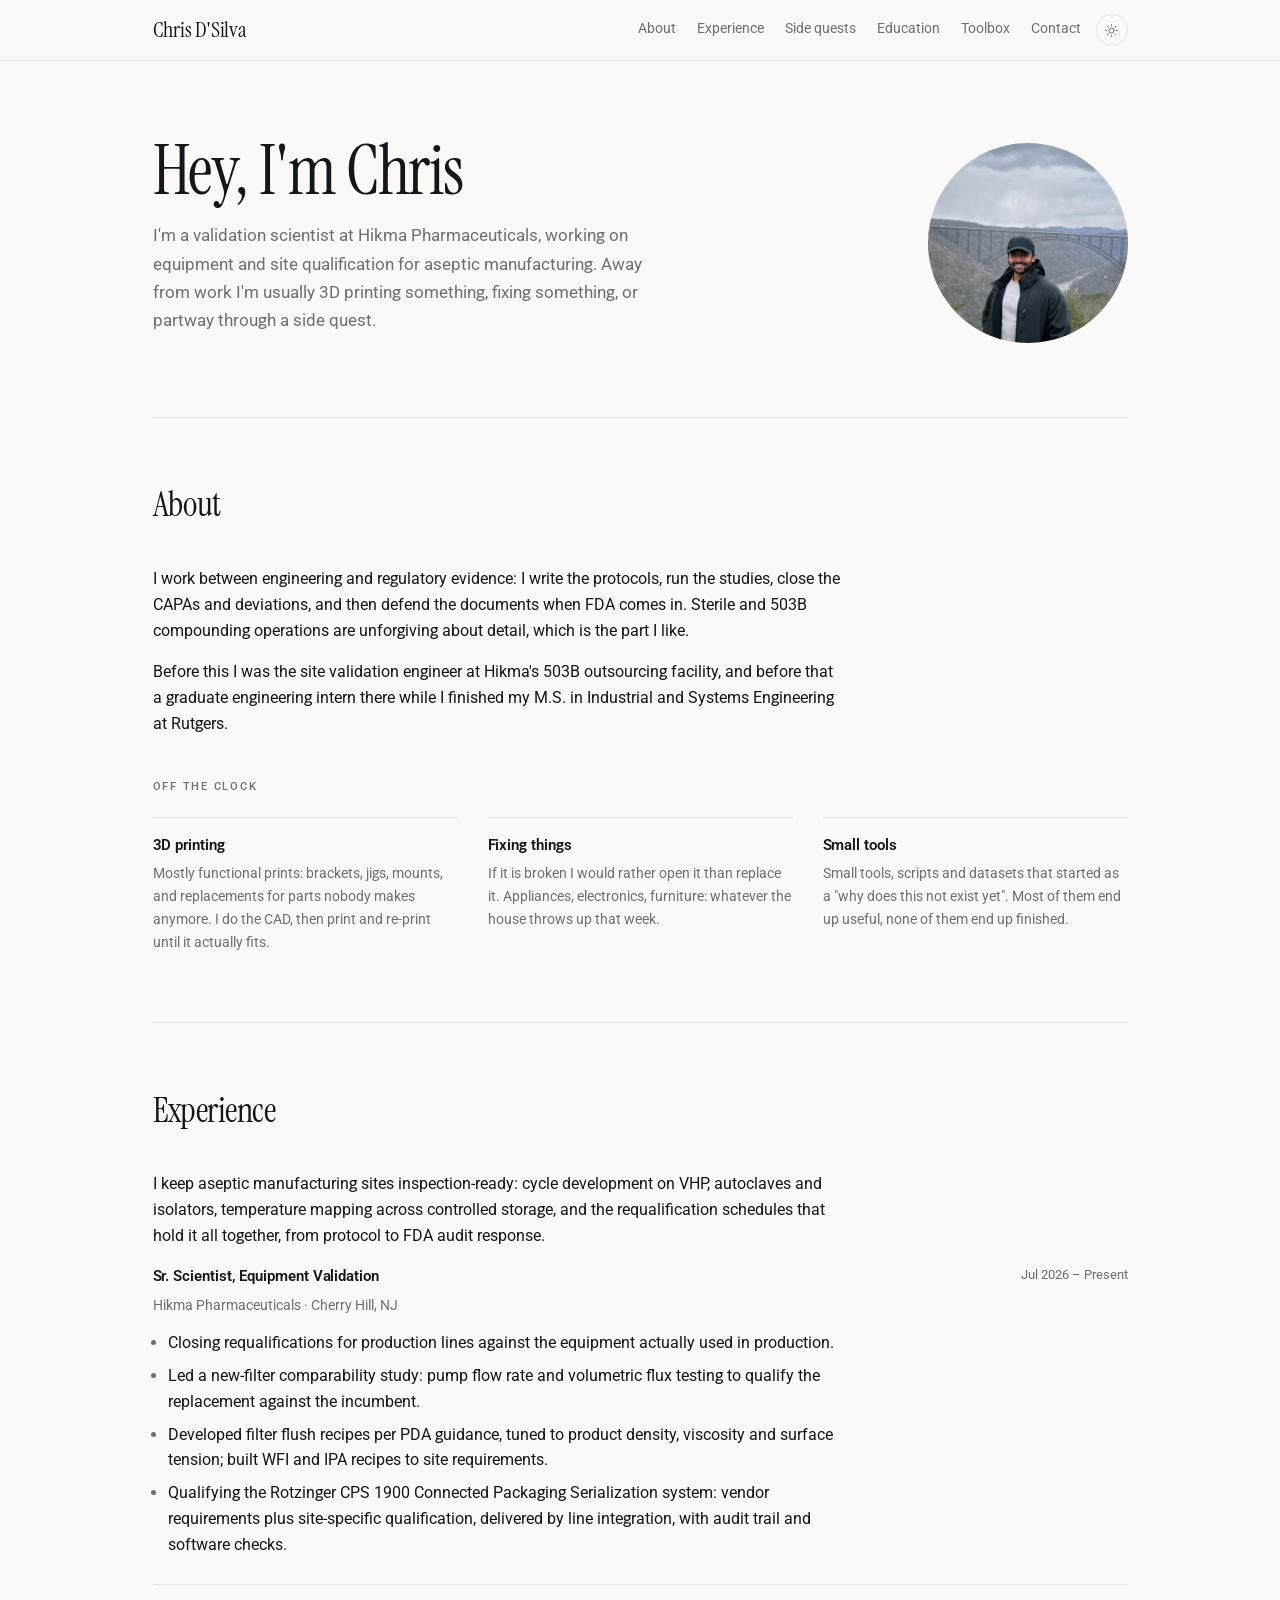
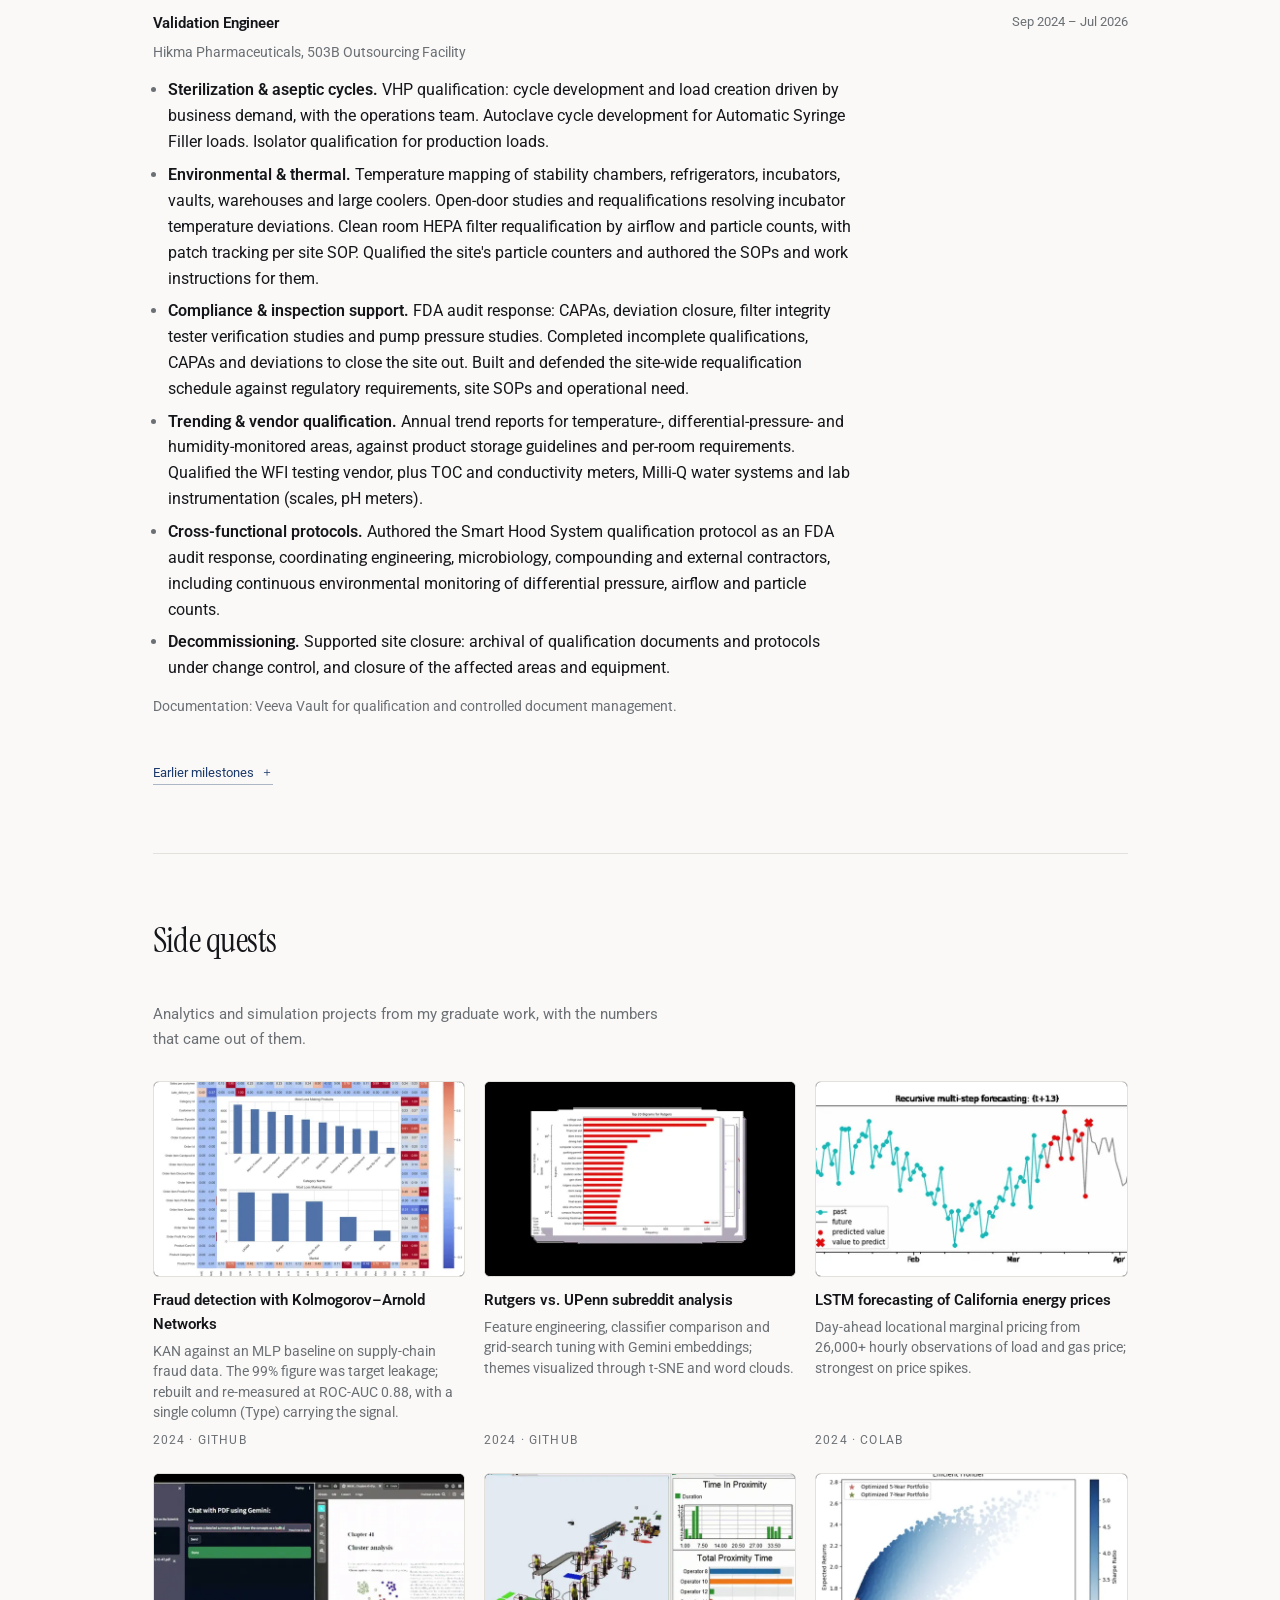
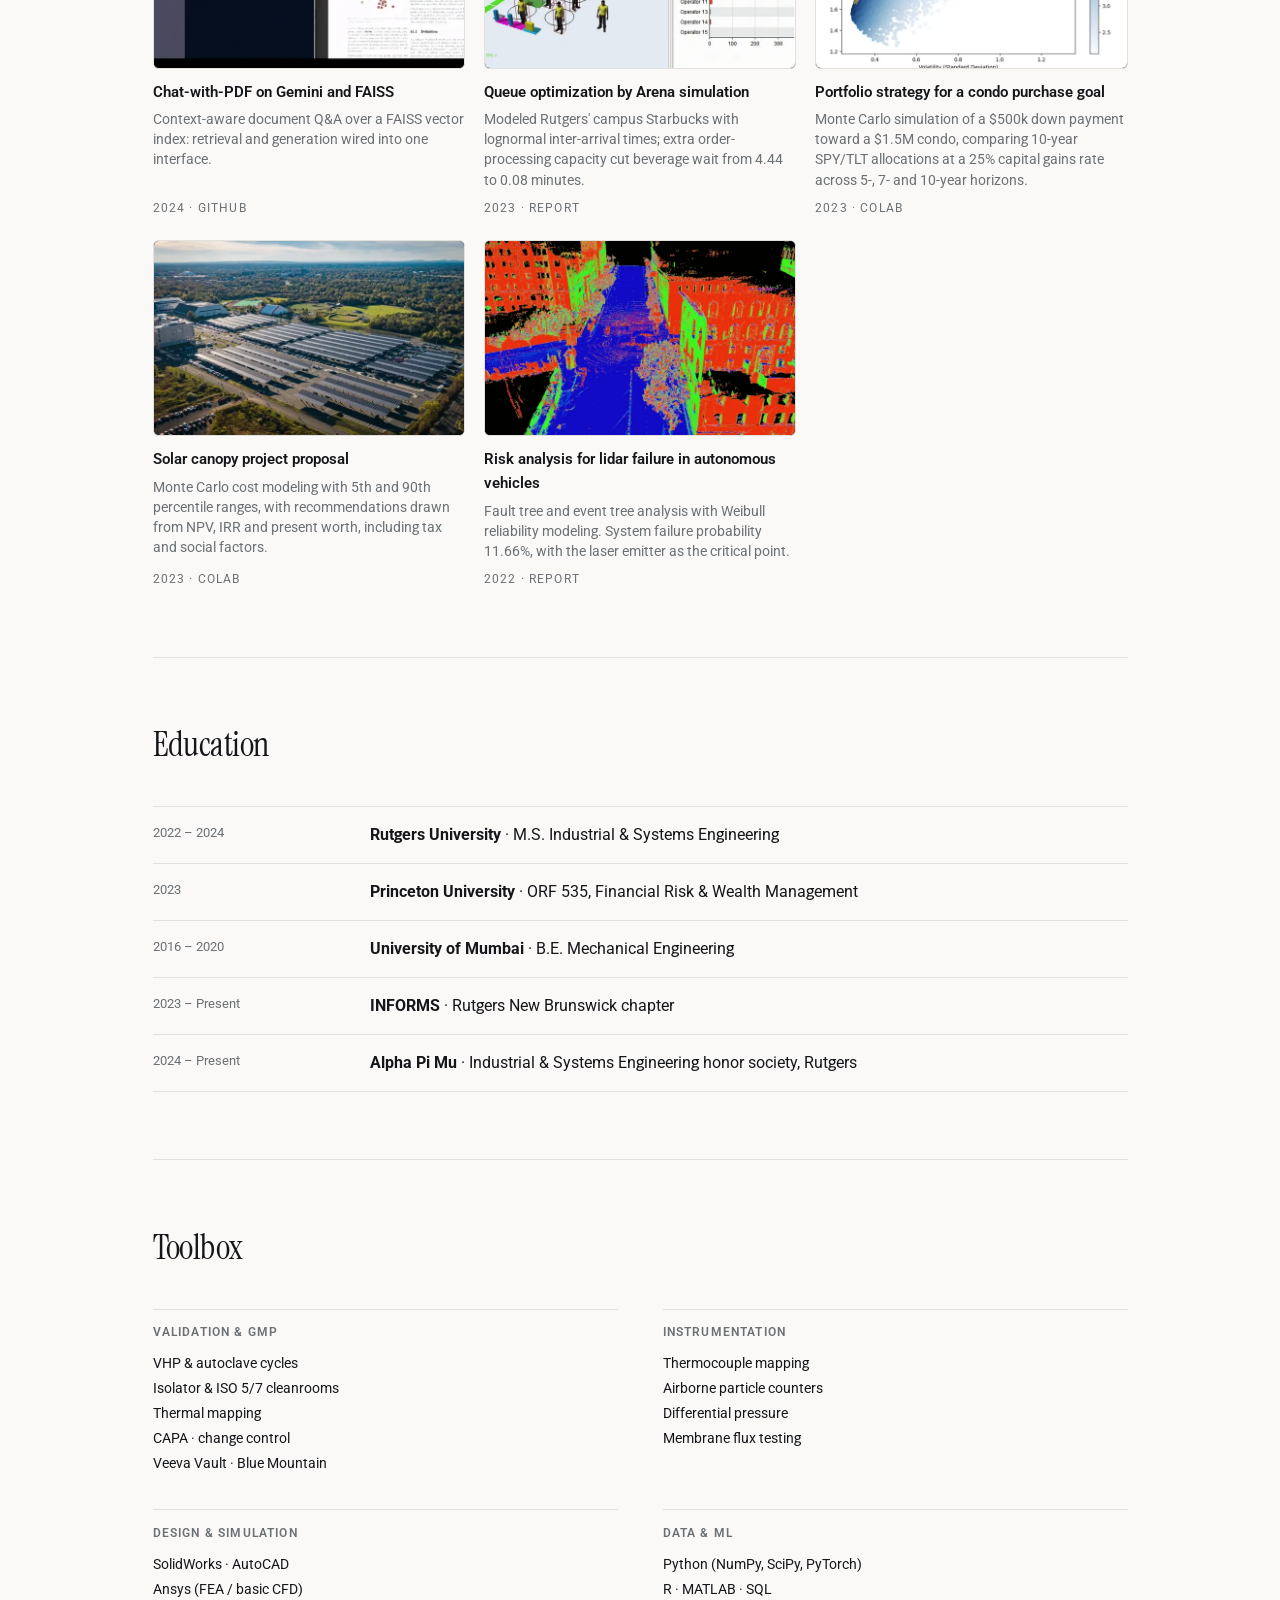
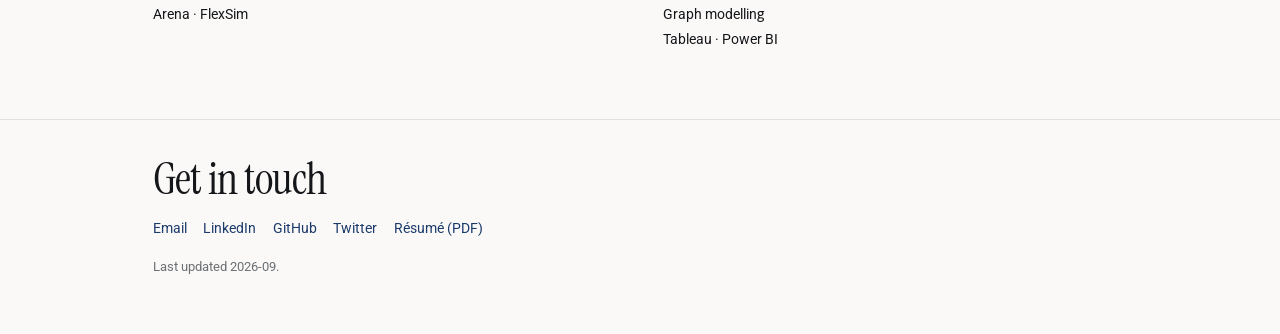
<file: index.html>
<!DOCTYPE html>
<html lang="en">
<head>
<meta charset="utf-8">
<meta name="viewport" content="width=device-width, initial-scale=1">
<title>Chris D'Silva · Sr. Scientist, Equipment Validation</title>
<meta name="description" content="Sr. Scientist, Equipment Validation at Hikma Pharmaceuticals: sterile and 503B compounding VHP and autoclave cycle development, isolator qualification, temperature mapping, FDA audit response, and serialization line qualification.">
<link rel="canonical" href="https://chrisd-7.github.io/ChrisDSilva/">
<link rel="icon" href="data:image/svg+xml,%3Csvg xmlns='http://www.w3.org/2000/svg' viewBox='0 0 32 32'%3E%3Crect width='32' height='32' rx='8' fill='%231B3A6B'/%3E%3Ctext x='16' y='22.5' font-family='Georgia,serif' font-size='17' fill='%23fff' text-anchor='middle'%3EC%3C/text%3E%3C/svg%3E">

<link rel="preconnect" href="https://fonts.googleapis.com">
<link rel="preconnect" href="https://fonts.gstatic.com" crossorigin>
<link href="https://fonts.googleapis.com/css2?family=Instrument+Serif:ital@0;1&family=Roboto:ital,wght@0,400..700;1,400..700&display=swap" rel="stylesheet">

<meta property="og:type" content="profile">
<meta property="og:title" content="Chris D'Silva · Sr. Scientist, Equipment Validation">
<meta property="og:description" content="Sterile and 503B validation: VHP and autoclave cycle development, isolator qualification, temperature mapping, FDA audit response.">
<meta property="og:url" content="https://chrisd-7.github.io/ChrisDSilva/">
<meta property="og:image" content="https://chrisd-7.github.io/ChrisDSilva/assets/site/og-card.png">
<meta property="og:image:width" content="1200">
<meta property="og:image:height" content="630">
<meta name="twitter:card" content="summary_large_image">
<meta name="theme-color" content="#faf9f7" media="(prefers-color-scheme: light)">
<meta name="theme-color" content="#0e0f11" media="(prefers-color-scheme: dark)">

<script>try{var t=localStorage.getItem("theme");if(t)document.documentElement.setAttribute("data-theme",t)}catch(e){}</script>

<style>
  :root {
    --paper: #faf9f7;
    --ink: #14161a;
    --muted: #6b7075;
    --hair: #e3e1dc;
    --accent: #1b3a6b;
    --accent-soft: #eef1f7;
    --max: 68rem;
    --sans: "Roboto", "Helvetica Neue", Helvetica, Arial, sans-serif;
    --display: "Instrument Serif", Georgia, "Times New Roman", serif;
  }
  @media (prefers-color-scheme: dark) {
    :root:not([data-theme="light"]) {
      --paper: #0e0f11;
      --ink: #edeae4;
      --muted: #96999e;
      --hair: #272a2f;
      --accent: #a8c0e8;
      --accent-soft: #171b23;
    }
  }
  :root[data-theme="dark"] {
      --paper: #0e0f11;
      --ink: #edeae4;
      --muted: #96999e;
      --hair: #272a2f;
      --accent: #a8c0e8;
      --accent-soft: #171b23;
  }
  * { box-sizing: border-box; }
  html { font-size: 15px; -webkit-text-size-adjust: 100%; scroll-behavior: smooth; scroll-padding-top: 6rem; }
  body {
    margin: 0; background: var(--paper); color: var(--ink);
    font-family: var(--sans); font-size: 16px; line-height: 1.62;
    font-feature-settings: "ss01" 1;
    -webkit-font-smoothing: antialiased;
  }
  img { display: block; max-width: 100%; height: auto; }
  a { color: inherit; text-decoration: none; }
  .link { color: var(--accent); }
  .link:hover { text-decoration: underline; text-underline-offset: 3px; }
  a:focus-visible, summary:focus-visible, button:focus-visible { outline: 2px solid var(--accent); outline-offset: 3px; border-radius: 4px; }
  .wrap { max-width: var(--max); margin: 0 auto; padding: 0 1.5rem; }

  /* ————— type ————— */
  .display { font-family: var(--display); font-weight: 400; letter-spacing: -0.01em; }
  .eyebrow {
    font-size: .74rem; letter-spacing: .16em; text-transform: uppercase;
    color: var(--muted); font-weight: 500;
  }
  h1 {
    font-family: var(--display); font-weight: 400;
    font-size: clamp(2.6rem, 7vw, 4.6rem); line-height: 1.02;
    letter-spacing: -0.02em; margin: 0 0 1rem;
  }
  h2 {
    font-family: var(--display); font-weight: 400; font-size: clamp(1.7rem, 3.4vw, 2.3rem);
    line-height: 1.15; letter-spacing: -0.015em; margin: 0 0 .5rem;
  }
  h3 { font-size: 1rem; font-weight: 600; margin: 0 0 .35rem; letter-spacing: -0.005em; }
  p { margin: 0 0 1rem; }
  /* keep prose readable: cap the measure on wide screens */
  main p, main li { max-width: 46rem; }
  .lede { font-size: 1.16rem; color: var(--muted); max-width: 34rem; }

  /* ————— header ————— */
  .bar { position: sticky; top: 0; z-index: 20; background: color-mix(in srgb, var(--paper) 88%, transparent); backdrop-filter: blur(10px) saturate(150%); border-bottom: 1px solid var(--hair); }
  .bar-in { display: flex; align-items: center; gap: 1rem; height: 4rem; }
  .mark { font-family: var(--display); font-weight: 400; font-size: 1.45rem; letter-spacing: -.01em; line-height: 1; }
  .bar nav { margin-left: auto; display: flex; gap: 1.4rem; font-size: .9rem; }
  .bar nav a { color: var(--muted); position: relative; padding-bottom: 2px; transition: color .25s; }
  .bar nav a:hover, .bar nav a.on { color: var(--ink); }
  .bar nav a::after {
    content: ""; position: absolute; left: 0; right: 100%; bottom: 0; height: 1px;
    background: var(--accent); transition: right .3s cubic-bezier(.4,0,.2,1);
  }
  .bar nav a.on::after, .bar nav a:hover::after { right: 0; }
  @media (max-width: 42rem) {
    .bar nav { gap: .95rem; font-size: .84rem; }
    .bar nav a[href="#toolbox"],
    .bar nav a[href="#education"] { display: none; }
    .mark { font-family: var(--display); font-weight: 400; font-size: 1.45rem; letter-spacing: -.01em; line-height: 1; }
  }


  /* ————— theme switch ————— */
  .tgl {
    display: inline-flex; align-items: center; justify-content: center; flex: none;
    width: 32px; height: 32px; padding: 0; cursor: pointer;
    border: 1px solid var(--hair); border-radius: 999px;
    background: transparent; color: var(--muted);
    transition: color .25s, border-color .25s;
  }
  .tgl:hover { color: var(--ink); border-color: var(--accent); }
  .tgl svg { width: 15px; height: 15px; }
  .tgl .i-moon { display: none; }
  :root[data-icon="dark"] .tgl .i-sun { display: none; }
  :root[data-icon="dark"] .tgl .i-moon { display: block; }
  @media (max-width: 34rem) { .mark { display: none; } }

  /* ————— hero ————— */
  .hero { padding: 5rem 0 4.5rem; }
  .hero .row { display: grid; grid-template-columns: 1.35fr .65fr; gap: 3rem; align-items: center; }
  .hero .shot { justify-self: end; }
  .hero .shot img { width: 200px; height: 200px; border-radius: 50%; object-fit: cover; filter: saturate(.92); }
  @media (max-width: 48rem) {
    .hero { padding-top: 3rem; }
    .hero .row { grid-template-columns: 1fr; gap: 2rem; }
    .hero .shot { justify-self: start; }
    .hero .shot img { width: 128px; height: 128px; }
  }

  .subhead { margin: 2.75rem 0 1.4rem; }

  /* ————— sections ————— */
  section { padding: 4.5rem 0; border-top: 1px solid var(--hair); }
  .head { display: flex; align-items: baseline; gap: 1.1rem; margin-bottom: 2.25rem; }

  /* pillars */
  .pillars { display: grid; grid-template-columns: repeat(3, 1fr); gap: 2rem; }
  @media (max-width: 48rem) { .pillars { grid-template-columns: 1fr; gap: 1.5rem; } }
  .pillar { border-top: 1px solid var(--hair); padding-top: 1rem; }
  .pillar p { color: var(--muted); font-size: .95rem; margin: 0; }

  /* timeline */
  .job { display: grid; grid-template-columns: 1fr auto; gap: 2rem; padding: 1.75rem 0; border-top: 1px solid var(--hair); }
  .job:first-of-type { border-top: 0; padding-top: 0; }
  .job .when { font-size: .88rem; color: var(--muted); font-variant-numeric: tabular-nums; }
  .job > div:first-child { order: 2; text-align: right; }
  .job > div:last-child { order: 1; }
  .job .org { color: var(--muted); font-size: .95rem; margin: .15rem 0 .9rem; }
  .job ul { margin: 0; padding-left: 1.05rem; }
  .job li { margin-bottom: .45rem; }
  .job li::marker { color: var(--muted); }
  .job li:last-child { margin-bottom: 0; }
  .job .g { font-weight: 600; }
  @media (max-width: 48rem) {
    .job { grid-template-columns: 1fr; gap: .5rem; }
    .job > div:first-child { order: 1; text-align: left; }
    .job > div:last-child { order: 2; }
  }

  /* work grid */
  .grid { display: grid; grid-template-columns: repeat(3, 1fr); gap: 1.5rem 1.25rem; }
  @media (max-width: 56rem) { .grid { grid-template-columns: repeat(2, 1fr); } }
  @media (max-width: 34rem) { .grid { grid-template-columns: 1fr; } }
  .card { display: flex; flex-direction: column; }
  .card .frame { overflow: hidden; border: 1px solid var(--hair); border-radius: 6px; background: #0d0f12; }
  .card img { -webkit-user-drag: none; user-select: none; aspect-ratio: 8 / 5; width: 100%; object-fit: cover; filter: saturate(.88); transition: transform .5s cubic-bezier(.4,0,.2,1), filter .5s ease; }
  .card:has(.t a:hover) img { transform: scale(1.035); filter: saturate(1); }
  .card .t { font-weight: 600; font-size: .98rem; margin: .8rem 0 .3rem; }
  .card .d { color: var(--muted); font-size: .9rem; line-height: 1.5; margin: 0; }
  .card .y { color: var(--muted); font-size: .78rem; letter-spacing: .1em; text-transform: uppercase; margin-top: auto; padding-top: .6rem; }
  .card:has(.t a:hover) .t { color: var(--accent); }
  .card .t a:hover { text-decoration: underline; text-underline-offset: 3px; }

  /* compact rows */
  .rows { border-top: 1px solid var(--hair); }
  .row-i { display: grid; grid-template-columns: 12.5rem 1fr; gap: 2rem; padding: 1rem 0; border-bottom: 1px solid var(--hair); }
  .row-i .k { font-size: .88rem; color: var(--muted); }
  @media (max-width: 48rem) { .row-i { grid-template-columns: 1fr; gap: .25rem; } }

  .toolgrid { display: grid; grid-template-columns: repeat(2, 1fr); gap: 2.25rem 3rem; }
  .toolcat { border-top: 1px solid var(--hair); padding-top: .9rem; }
  .toolcat h3 {
    font-size: .78rem; font-weight: 600; letter-spacing: .1em; text-transform: uppercase;
    color: var(--muted); margin: 0 0 .6rem;
  }
  .toolcat ul { list-style: none; margin: 0; padding: 0; }
  .toolcat li { font-size: .95rem; line-height: 1.75; }
  @media (max-width: 40rem) { .toolgrid { grid-template-columns: 1fr; gap: 1.75rem; } }

  /* details */
  details { margin-top: 1rem; }
  summary {
    cursor: pointer; list-style: none; display: inline-flex; align-items: center; gap: .5rem;
    font-size: .88rem; color: var(--accent); border-bottom: 1px solid color-mix(in srgb, var(--accent) 35%, transparent);
    padding-bottom: 1px;
  }
  summary::-webkit-details-marker { display: none; }
  summary::after { content: "＋"; font-size: .8rem; transition: transform .25s; }
  details[open] summary::after { transform: rotate(45deg); }
  details .pane { padding-top: 1rem; }

  /* ————— footer ————— */
  footer { border-top: 1px solid var(--hair); padding: 2.25rem 0 2.75rem; }
  .sign { font-family: var(--display); font-weight: 400; font-size: clamp(1.9rem, 5vw, 3rem); line-height: 1.1; letter-spacing: -0.02em; margin: 0 0 .9rem; }
  .flinks { display: flex; flex-wrap: wrap; gap: 1.1rem; font-size: .95rem; }
  .fine { color: var(--muted); font-size: .86rem; margin-top: 1.1rem; }

  kbd { font: inherit; color: var(--accent); background: var(--accent-soft); border-radius: 4px; padding: .05rem .35rem; }

  /* ————— scroll reveal (subtle) ————— */
  .rv { opacity: 0; transform: translateY(12px); transition: opacity .7s cubic-bezier(.4,0,.2,1), transform .7s cubic-bezier(.4,0,.2,1); }
  .rv.in { opacity: 1; transform: none; }
  @media (prefers-reduced-motion: reduce) {
    html { scroll-behavior: auto; }
    .rv { opacity: 1; transform: none; transition: none; }
    .card img, .bar nav a::after { transition: none; }
  }
  @media print {
    :root { --paper: #fff; --ink: #000; --muted: #444; --hair: #bbb; --accent: #000; --accent-soft: #fff; }
    .bar { display: none; }
    .rv { opacity: 1; transform: none; }
    section { padding: 1.5rem 0; break-inside: avoid; }
    details .pane { display: block !important; }
  }
</style>
<noscript><style>.rv{opacity:1 !important;transform:none !important}</style></noscript>
<link rel="apple-touch-icon" href="/ChrisDSilva/assets/site/apple-touch-icon.png">
</head>
<body>

<div class="bar">
  <div class="wrap bar-in">
    <a class="mark" href="#top">Chris D'Silva</a>
    <nav aria-label="Sections">
      <a href="#about">About</a>
      <a href="#experience">Experience</a>
      <a href="#work">Side quests</a>
      <a href="#education">Education</a>
      <a href="#toolbox">Toolbox</a>
      <a href="#contact">Contact</a>
    </nav>
    <button class="tgl" id="tgl" type="button" aria-label="Switch between light and dark theme" aria-pressed="false" title="Light / dark theme">
      <svg class="i-sun" viewBox="0 0 24 24" fill="none" stroke="currentColor" stroke-width="1.5" stroke-linecap="round" aria-hidden="true"><circle cx="12" cy="12" r="4"/><path d="M12 2.5v2M12 19.5v2M2.5 12h2M19.5 12h2M5.2 5.2l1.4 1.4M17.4 17.4l1.4 1.4M18.8 5.2l-1.4 1.4M6.6 17.4l-1.4 1.4"/></svg>
      <svg class="i-moon" viewBox="0 0 24 24" fill="none" stroke="currentColor" stroke-width="1.5" stroke-linecap="round" stroke-linejoin="round" aria-hidden="true"><path d="M20.5 14.3A8.5 8.5 0 0 1 9.7 3.5a8.5 8.5 0 1 0 10.8 10.8z"/></svg>
    </button>
  </div>
    </div>

<main class="wrap" id="top">

  <header class="hero">
    <div class="row">
      <div class="rv">
        <h1>Hey, I'm Chris</h1>
        <p class="lede">I'm a validation scientist at Hikma Pharmaceuticals, working on equipment and site qualification for aseptic manufacturing. Away from work I'm usually 3D printing something, fixing something, or partway through a side quest.</p>
      </div>
      <div class="shot rv">
        <picture>
          <source srcset="assets/site/avatar-480.webp" type="image/webp">
          <img src="assets/site/avatar-480.jpg" alt="Chris D'Silva" width="480" height="480">
        </picture>
      </div>

    </div>
  </header>

  <section id="about" aria-labelledby="about-h">
    <div class="head"><h2 id="about-h" class="rv">About</h2></div>
    <p>I work between engineering and regulatory evidence: I write the protocols, run the studies, close the CAPAs and deviations, and then defend the documents when FDA comes in. Sterile and 503B compounding operations are unforgiving about detail, which is the part I like.</p>
    <p>Before this I was the site validation engineer at Hikma's 503B outsourcing facility, and before that a graduate engineering intern there while I finished my M.S. in Industrial and Systems Engineering at Rutgers.</p>
    <p class="eyebrow subhead">Off the clock</p>
    <div class="pillars">
  <div class="pillar rv">
    <h3>3D printing</h3>
    <p>Mostly functional prints: brackets, jigs, mounts, and replacements for parts nobody makes anymore. I do the CAD, then print and re-print until it actually fits.</p>
  </div>
  <div class="pillar rv">
    <h3>Fixing things</h3>
    <p>If it is broken I would rather open it than replace it. Appliances, electronics, furniture: whatever the house throws up that week.</p>
  </div>
  <div class="pillar rv">
    <h3>Small tools</h3>
    <p>Small tools, scripts and datasets that started as a "why does this not exist yet". Most of them end up useful, none of them end up finished.</p>
  </div>
    </div>
  </section>

  <section id="experience" aria-labelledby="exp-h">
    <div class="head"><h2 id="exp-h" class="rv">Experience</h2></div>
    <p class="sub rv">I keep aseptic manufacturing sites inspection-ready: cycle development on VHP, autoclaves and isolators, temperature mapping across controlled storage, and the requalification schedules that hold it all together, from protocol to FDA audit response.</p>

    <article class="job rv">
      <div>
        <p class="when">Jul 2026 – Present</p>
      </div>
      <div>
        <h3>Sr. Scientist, Equipment Validation</h3>
        <p class="org">Hikma Pharmaceuticals · Cherry Hill, NJ</p>
        <ul>
          <li>Closing requalifications for production lines against the equipment actually used in production.</li>
          <li>Led a new-filter comparability study: pump flow rate and volumetric flux testing to qualify the replacement against the incumbent.</li>
          <li>Developed filter flush recipes per PDA guidance, tuned to product density, viscosity and surface tension; built WFI and IPA recipes to site requirements.</li>
          <li>Qualifying the Rotzinger CPS 1900 Connected Packaging Serialization system: vendor requirements plus site-specific qualification, delivered by line integration, with audit trail and software checks.</li>
        </ul>
      </div>
    </article>

    <article class="job rv">
      <div>
        <p class="when">Sep 2024 – Jul 2026</p>
      </div>
      <div>
        <h3>Validation Engineer</h3>
        <p class="org">Hikma Pharmaceuticals, 503B Outsourcing Facility</p>
        <ul>
          <li><span class="g">Sterilization &amp; aseptic cycles.</span> VHP qualification: cycle development and load creation driven by business demand, with the operations team. Autoclave cycle development for Automatic Syringe Filler loads. Isolator qualification for production loads.</li>
          <li><span class="g">Environmental &amp; thermal.</span> Temperature mapping of stability chambers, refrigerators, incubators, vaults, warehouses and large coolers. Open-door studies and requalifications resolving incubator temperature deviations. Clean room HEPA filter requalification by airflow and particle counts, with patch tracking per site SOP. Qualified the site's particle counters and authored the SOPs and work instructions for them.</li>
          <li><span class="g">Compliance &amp; inspection support.</span> FDA audit response: CAPAs, deviation closure, filter integrity tester verification studies and pump pressure studies. Completed incomplete qualifications, CAPAs and deviations to close the site out. Built and defended the site-wide requalification schedule against regulatory requirements, site SOPs and operational need.</li>
          <li><span class="g">Trending &amp; vendor qualification.</span> Annual trend reports for temperature-, differential-pressure- and humidity-monitored areas, against product storage guidelines and per-room requirements. Qualified the WFI testing vendor, plus TOC and conductivity meters, Milli-Q water systems and lab instrumentation (scales, pH meters).</li>
          <li><span class="g">Cross-functional protocols.</span> Authored the Smart Hood System qualification protocol as an FDA audit response, coordinating engineering, microbiology, compounding and external contractors, including continuous environmental monitoring of differential pressure, airflow and particle counts.</li>
          <li><span class="g">Decommissioning.</span> Supported site closure: archival of qualification documents and protocols under change control, and closure of the affected areas and equipment.</li>
        </ul>
        <p class="org" style="margin:.9rem 0 0">Documentation: Veeva Vault for qualification and controlled document management.</p>
      </div>
    </article>

    <details class="rv">
      <summary>Earlier milestones</summary>
      <div class="pane">
        <div class="rows">
          <div class="row-i"><span class="k">Feb 2024</span><span>Inducted into Alpha Pi Mu, the Industrial Engineering honor society.</span></div>
          <div class="row-i"><span class="k">Dec 2023</span><span>Exchange semester at Princeton University under Prof. John Mulvey.</span></div>
          <div class="row-i"><span class="k">Jun 2023</span><span>Graduate engineering intern at Hikma Pharmaceuticals.</span></div>
        </div>
      </div>
    </details>
  </section>

  <section id="work" aria-labelledby="work-h">
    <div class="head"><h2 id="work-h" class="rv">Side quests</h2></div>
    <p class="lede rv" style="margin-bottom:2rem;font-size:1rem">Analytics and simulation projects from my graduate work, with the numbers that came out of them.</p>

    <div class="grid">

      <div class="card rv">
        <div class="frame"><picture>
          <source srcset="assets/site/kan-fraud.webp" type="image/webp">
          <img src="assets/site/kan-fraud.jpg" alt="Kolmogorov–Arnold network classification output" width="640" height="400" loading="lazy" decoding="async" draggable="false">
        </picture></div>
        <span class="t"><a href="https://github.com/ChrisD-7/Fraud-Detection-in-Supply-Chains-with-Kolmogorov-Arnold-Networks">Fraud detection with Kolmogorov–Arnold Networks</a></span>
        <span class="d">KAN against an MLP baseline on supply-chain fraud data. The 99% figure was target leakage; rebuilt and re-measured at ROC-AUC 0.88, with a single column (Type) carrying the signal.</span>
        <span class="y">2024 · GitHub</span>
      </div>


      <div class="card rv">
        <div class="frame"><picture>
          <source srcset="assets/site/reddit-nlp.webp" type="image/webp">
          <img src="assets/site/reddit-nlp.jpg" alt="Topic clusters from the Rutgers and UPenn subreddit analysis" width="640" height="400" loading="lazy" decoding="async" draggable="false">
        </picture></div>
        <span class="t"><a href="https://github.com/ChrisD-7/reddit_NLP">Rutgers vs. UPenn subreddit analysis</a></span>
        <span class="d">Feature engineering, classifier comparison and grid-search tuning with Gemini embeddings; themes visualized through t-SNE and word clouds.</span>
        <span class="y">2024 · GitHub</span>
      </div>


      <div class="card rv">
        <div class="frame"><picture>
          <source srcset="assets/site/energy-lstm.webp" type="image/webp">
          <img src="assets/site/energy-lstm.jpg" alt="Forecast against actual day-ahead energy prices" width="640" height="400" loading="lazy" decoding="async" draggable="false">
        </picture></div>
        <span class="t"><a href="https://colab.research.google.com/drive/15smebSMqLlasVcfZ-iT7i0eoe-Ya96lv?usp=sharing">LSTM forecasting of California energy prices</a></span>
        <span class="d">Day-ahead locational marginal pricing from 26,000+ hourly observations of load and gas price; strongest on price spikes.</span>
        <span class="y">2024 · Colab</span>
      </div>


      <div class="card rv">
        <div class="frame"><picture>
          <source srcset="assets/site/chat-with-pdf.webp" type="image/webp">
          <img src="assets/site/chat-with-pdf.jpg" alt="Chat interface answering questions from an uploaded PDF" width="640" height="400" loading="lazy" decoding="async" draggable="false">
        </picture></div>
        <span class="t"><a href="https://github.com/ChrisD-7/Chat-with-PDF">Chat-with-PDF on Gemini and FAISS</a></span>
        <span class="d">Context-aware document Q&amp;A over a FAISS vector index: retrieval and generation wired into one interface.</span>
        <span class="y">2024 · GitHub</span>
      </div>


      <div class="card rv">
        <div class="frame"><picture>
          <source srcset="assets/site/starbucks-arena.webp" type="image/webp">
          <img src="assets/site/starbucks-arena.jpg" alt="Arena simulation model of a service queue" width="640" height="400" loading="lazy" decoding="async" draggable="false">
        </picture></div>
        <span class="t"><a href="https://drive.google.com/file/d/1wfK4p9qCKhi0UGbTf14v0yKSKmXtCZub/view?usp=sharing">Queue optimization by Arena simulation</a></span>
        <span class="d">Modeled Rutgers' campus Starbucks with lognormal inter-arrival times; extra order-processing capacity cut beverage wait from 4.44 to 0.08 minutes.</span>
        <span class="y">2023 · Report</span>
      </div>


      <div class="card rv">
        <div class="frame"><picture>
          <source srcset="assets/site/condo-monte-carlo.webp" type="image/webp">
          <img src="assets/site/condo-monte-carlo.jpg" alt="Monte Carlo projection of savings growth against investment allocations" width="640" height="400" loading="lazy" decoding="async" draggable="false">
        </picture></div>
        <span class="t"><a href="https://colab.research.google.com/drive/1p3rkfgSLyiWSkOTSuc8TgLOEzcKx46XX?authuser=1">Portfolio strategy for a condo purchase goal</a></span>
        <span class="d">Monte Carlo simulation of a $500k down payment toward a $1.5M condo, comparing 10-year SPY/TLT allocations at a 25% capital gains rate across 5-, 7- and 10-year horizons.</span>
        <span class="y">2023 · Colab</span>
      </div>


      <div class="card rv">
        <div class="frame"><picture>
          <source srcset="assets/site/solar-canopy.webp" type="image/webp">
          <img src="assets/site/solar-canopy.jpg" alt="Monte Carlo cost distribution for a solar canopy project" width="640" height="400" loading="lazy" decoding="async" draggable="false">
        </picture></div>
        <span class="t"><a href="https://colab.research.google.com/drive/1vs2IThr_u1YbnPEwRmuDIzhQs3kR_31E?usp=sharing">Solar canopy project proposal</a></span>
        <span class="d">Monte Carlo cost modeling with 5th and 90th percentile ranges, with recommendations drawn from NPV, IRR and present worth, including tax and social factors.</span>
        <span class="y">2023 · Colab</span>
      </div>


      <div class="card rv">
        <div class="frame"><picture>
          <source srcset="assets/site/lidar-risk.webp" type="image/webp">
          <img src="assets/site/lidar-risk.jpg" alt="Fault tree reliability model for a lidar system" width="640" height="400" loading="lazy" decoding="async" draggable="false">
        </picture></div>
        <span class="t"><a href="https://drive.google.com/file/d/1-yNLgyN6adJx9g5bVedCzPqWIsOQBbBi/view?usp=sharing">Risk analysis for lidar failure in autonomous vehicles</a></span>
        <span class="d">Fault tree and event tree analysis with Weibull reliability modeling. System failure probability 11.66%, with the laser emitter as the critical point.</span>
        <span class="y">2022 · Report</span>
      </div>
    </div>
  </section>

  <section id="education" aria-labelledby="edu-h">
    <div class="head"><h2 id="edu-h" class="rv">Education</h2></div>
    <div class="rows rv">
      <div class="row-i"><span class="k">2022 – 2024</span><span><strong>Rutgers University</strong> · M.S. Industrial &amp; Systems Engineering</span></div>
      <div class="row-i"><span class="k">2023</span><span><strong>Princeton University</strong> · ORF 535, Financial Risk &amp; Wealth Management</span></div>
      <div class="row-i"><span class="k">2016 – 2020</span><span><strong>University of Mumbai</strong> · B.E. Mechanical Engineering</span></div>
      <div class="row-i"><span class="k">2023 – Present</span><span><strong>INFORMS</strong> · Rutgers New Brunswick chapter</span></div>
      <div class="row-i"><span class="k">2024 – Present</span><span><strong>Alpha Pi Mu</strong> · Industrial &amp; Systems Engineering honor society, Rutgers</span></div>
    </div>
  </section>

  <section id="toolbox" aria-labelledby="tb-h">
    <div class="head"><h2 id="tb-h" class="rv">Toolbox</h2></div>

    <div class="toolgrid rv">
      <div class="toolcat">
        <h3>Validation &amp; GMP</h3>
        <ul>
          <li>VHP &amp; autoclave cycles</li>
          <li>Isolator &amp; ISO 5/7 cleanrooms</li>
          <li>Thermal mapping</li>
          <li>CAPA · change control</li>
          <li>Veeva Vault · Blue Mountain</li>
        </ul>
      </div>
      <div class="toolcat">
        <h3>Instrumentation</h3>
        <ul>
          <li>Thermocouple mapping</li>
          <li>Airborne particle counters</li>
          <li>Differential pressure</li>
          <li>Membrane flux testing</li>
        </ul>
      </div>
      <div class="toolcat">
        <h3>Design &amp; simulation</h3>
        <ul>
          <li>SolidWorks · AutoCAD</li>
          <li>Ansys (FEA / basic CFD)</li>
          <li>Arena · FlexSim</li>
        </ul>
      </div>
      <div class="toolcat">
        <h3>Data &amp; ML</h3>
        <ul>
          <li>Python (NumPy, SciPy, PyTorch)</li>
          <li>R · MATLAB · SQL</li>
          <li>Graph modelling</li>
          <li>Tableau · Power BI</li>
        </ul>
      </div>
    </div>
  </section>

</main>

<footer id="contact">
  <div class="wrap">
    <p class="sign display">Get in touch</p>
    <div class="flinks">
      <a class="link" href="mailto:chrisdsilva007@gmail.com">Email</a>
      <a class="link" href="https://www.linkedin.com/in/chrisdsilva07/">LinkedIn</a>
      <a class="link" href="https://github.com/ChrisD-7">GitHub</a>
      <a class="link" href="https://twitter.com/chrisdsilvaOO7">Twitter</a>
      <a class="link" href="assets/files/chris-dsilva-resume.pdf">Résumé (PDF)</a>
    </div>
    <p class="fine">Last updated 2026-09.</p>
  </div>
</footer>

<script>
(function () {
  var reduce = window.matchMedia('(prefers-reduced-motion: reduce)').matches;

  // subtle staggered reveal on scroll
  var items = document.querySelectorAll('.rv');
  if (reduce || !('IntersectionObserver' in window)) {
    items.forEach(function (el) { el.classList.add('in'); });
  } else {
    var io = new IntersectionObserver(function (entries) {
      entries.forEach(function (e) {
        if (!e.isIntersecting) return;
        var sibs = Array.prototype.filter.call(e.target.parentNode.children, function (c) { return c.classList.contains('rv'); });
        var i = Math.max(0, sibs.indexOf(e.target));
        e.target.style.transitionDelay = Math.min(i * 70, 280) + 'ms';
        e.target.classList.add('in');
        io.unobserve(e.target);
      });
    }, { rootMargin: '0px 0px -8% 0px', threshold: 0.08 });
    items.forEach(function (el) { io.observe(el); });
  }

  // light / dark switch: OS default, explicit choice wins and persists
  var root = document.documentElement;
  var mq = window.matchMedia('(prefers-color-scheme: dark)');
  var btn = document.getElementById('tgl');
  function effectiveTheme() {
    return root.getAttribute('data-theme') || (mq.matches ? 'dark' : 'light');
  }
  function paintTheme() {
    var dark = effectiveTheme() === 'dark';
    root.setAttribute('data-icon', dark ? 'dark' : 'light');
    if (btn) btn.setAttribute('aria-pressed', dark ? 'true' : 'false');
  }
  if (btn) {
    paintTheme();
    mq.addEventListener('change', function () { if (!root.getAttribute('data-theme')) paintTheme(); });
    btn.addEventListener('click', function () {
      var next = effectiveTheme() === 'dark' ? 'light' : 'dark';
      root.setAttribute('data-theme', next);
      try { localStorage.setItem('theme', next); } catch (e) {}
      paintTheme();
    });
  }

  // active section in the header nav
  var links = Array.prototype.slice.call(document.querySelectorAll('.bar nav a'));
  var sections = links.map(function (a) { return document.querySelector(a.getAttribute('href')); }).filter(Boolean);
  function clearOnTop() {
    if (window.scrollY < 140) links.forEach(function (a) { a.classList.remove('on'); });
  }
  if ('IntersectionObserver' in window && sections.length) {
    var so = new IntersectionObserver(function (entries) {
      if (window.scrollY < 140) return;
      entries.forEach(function (e) {
        if (!e.isIntersecting) return;
        links.forEach(function (a) { a.classList.toggle('on', a.getAttribute('href') === '#' + e.target.id); });
      });
    }, { rootMargin: '-45% 0px -50% 0px' });
    sections.forEach(function (s) { so.observe(s); });
    window.addEventListener('scroll', clearOnTop, { passive: true });
  }
})();
</script>

</body>
</html>
</file>
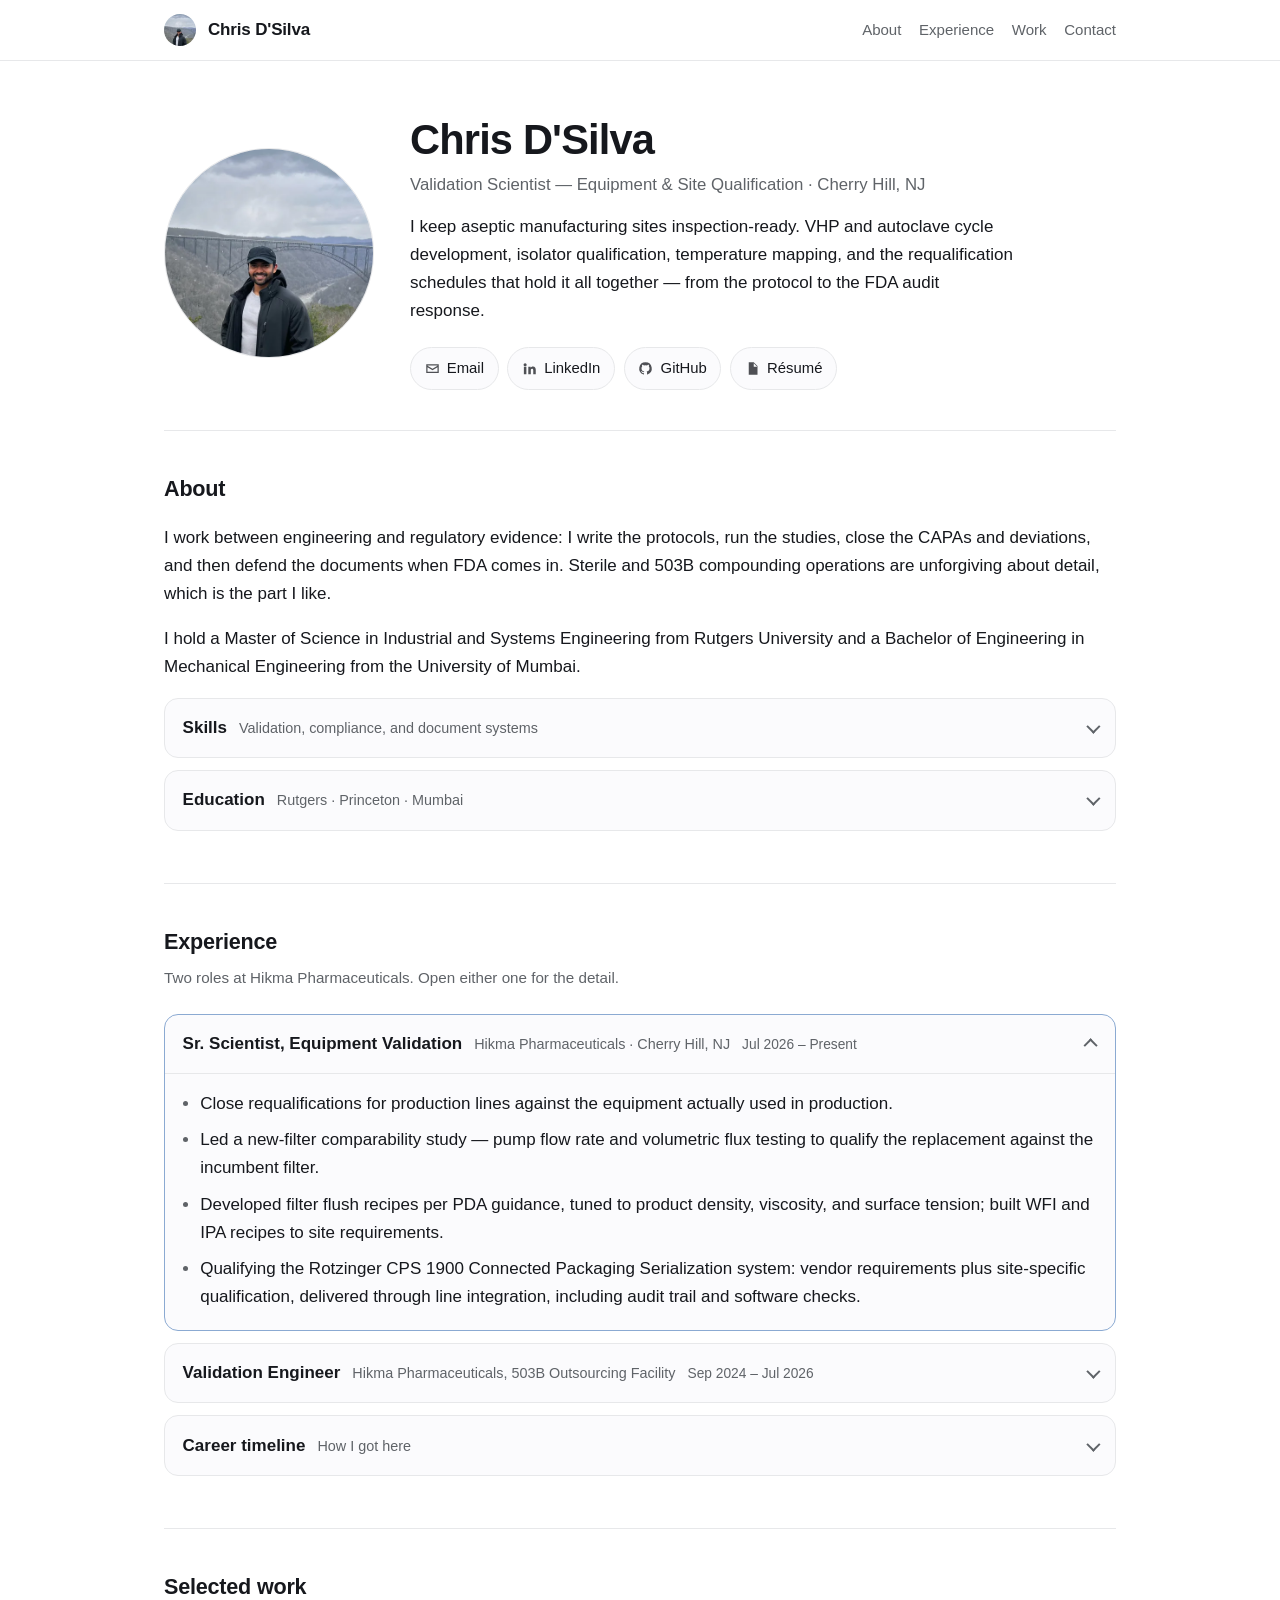
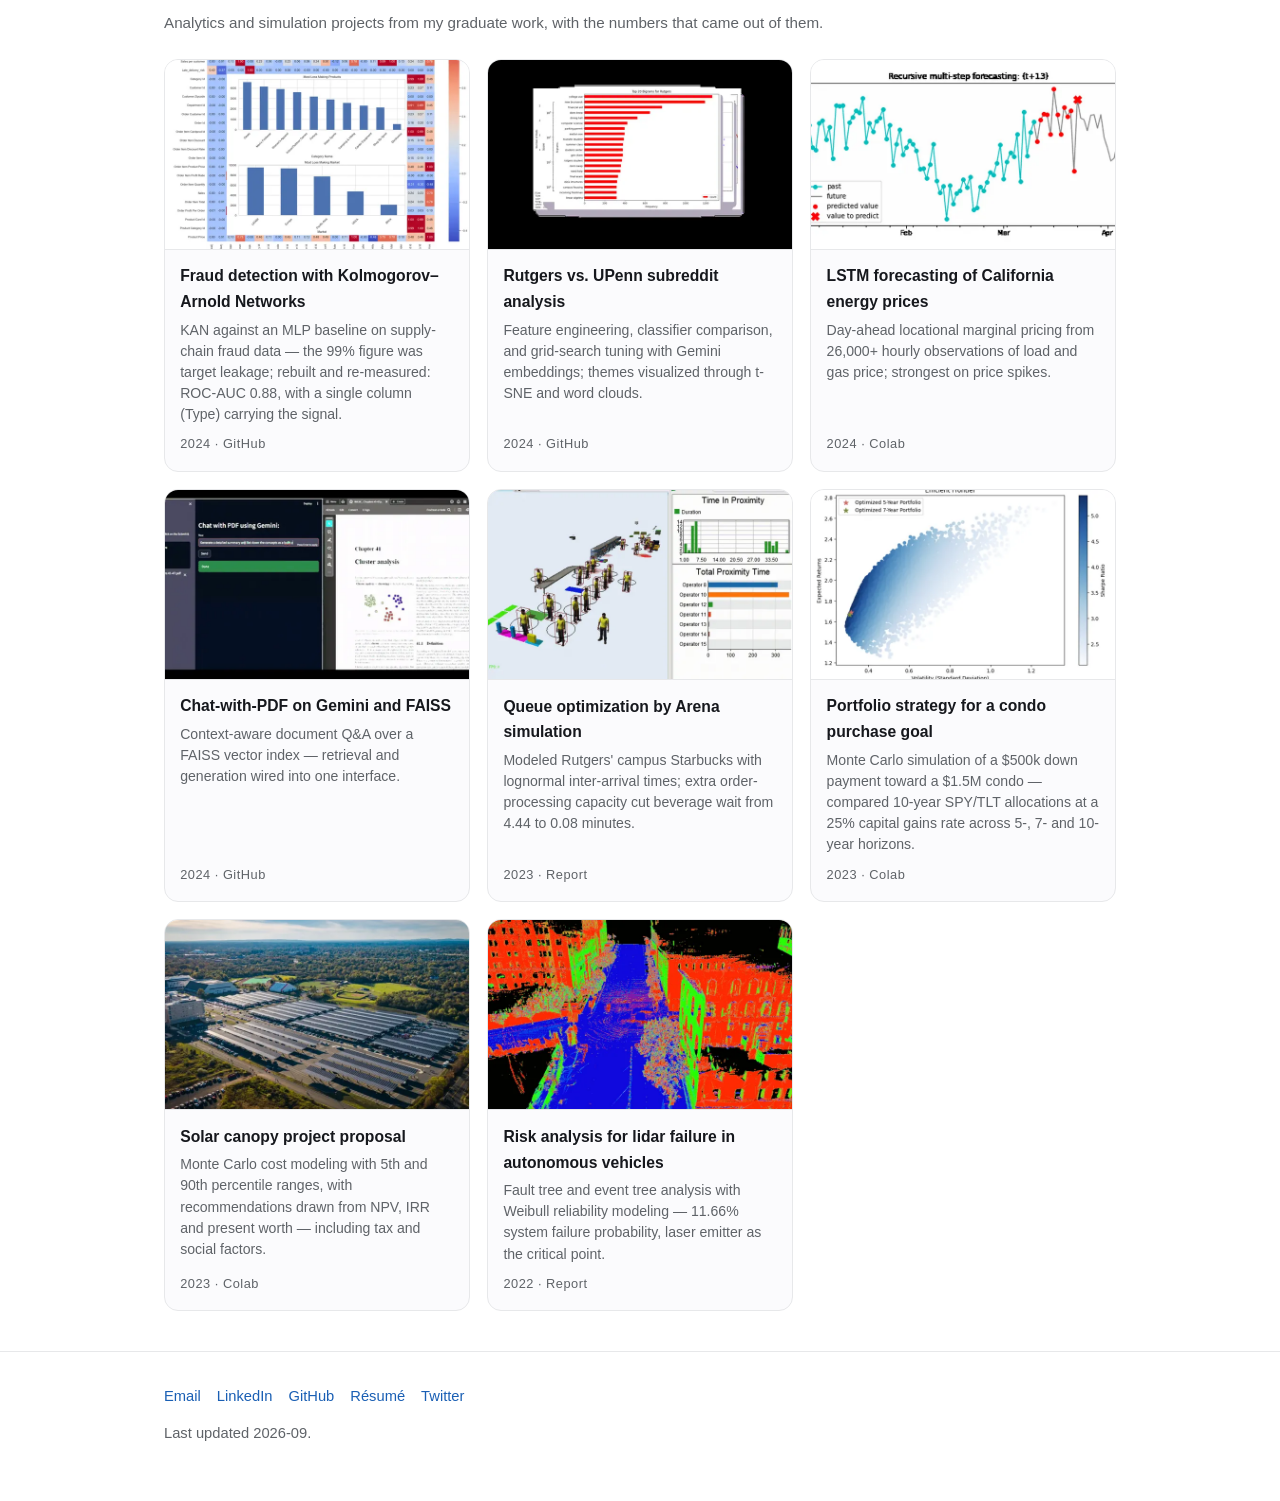
<file: classic/index.html>
<!DOCTYPE html>
<html lang="en">
<head>
<meta charset="utf-8">
<meta name="viewport" content="width=device-width, initial-scale=1">
<meta name="robots" content="noindex">
<title>Chris D'Silva · Validation Scientist</title>
<meta name="description" content="Equipment and site validation scientist at Hikma Pharmaceuticals. VHP, autoclave and isolator cycle development, temperature mapping, FDA audit response, and serialization line qualification.">
<link rel="canonical" href="https://chrisd-7.github.io/ChrisDSilva/">
<link rel="icon" href="data:image/svg+xml,%3Csvg xmlns='http://www.w3.org/2000/svg' viewBox='0 0 32 32'%3E%3Crect width='32' height='32' rx='7' fill='%231a5fb4'/%3E%3Ctext x='16' y='22' font-family='system-ui,sans-serif' font-size='16' font-weight='700' fill='%23fff' text-anchor='middle'%3EC%3C/text%3E%3C/svg%3E">
<meta property="og:type" content="profile">
<meta property="og:title" content="Chris D'Silva — Validation Scientist, Hikma Pharmaceuticals">
<meta property="og:description" content="VHP, autoclave and isolator cycle development, temperature mapping, FDA audit response, and serialization line qualification.">
<meta property="og:url" content="https://chrisd-7.github.io/ChrisDSilva/">
<meta property="og:image" content="https://chrisd-7.github.io/ChrisDSilva/assets/site/og-card.png">
<meta property="og:image:width" content="1200">
<meta property="og:image:height" content="630">
<meta name="twitter:card" content="summary_large_image">
<meta name="theme-color" content="#ffffff" media="(prefers-color-scheme: light)">
<meta name="theme-color" content="#0f1115" media="(prefers-color-scheme: dark)">
<style>
  :root {
    --bg: #ffffff;
    --card: #fbfbfd;
    --fg: #16181d;
    --muted: #5f6368;
    --line: #e7e8ea;
    --accent: #1a5fb4;
    --mark: #b3541e;
    --radius: 14px;
    --max: 62rem;
  }
  @media (prefers-color-scheme: dark) {
    :root {
      --bg: #0f1115;
      --card: #161920;
      --fg: #e6e8ee;
      --muted: #9aa3b2;
      --line: #262b36;
      --accent: #7fb3ff;
      --mark: #ffb27a;
    }
  }
  * { box-sizing: border-box; }
  html { -webkit-text-size-adjust: 100%; scroll-behavior: smooth; scroll-padding-top: 5rem; }
  body {
    margin: 0; background: var(--bg); color: var(--fg);
    font: 400 17px/1.65 -apple-system, BlinkMacSystemFont, "Segoe UI", Roboto, Helvetica, Arial, sans-serif;
  }
  img { display: block; max-width: 100%; height: auto; }
  a { color: var(--accent); text-decoration: none; }
  a:hover { text-decoration: underline; text-underline-offset: 3px; }
  a:focus-visible, summary:focus-visible { outline: 2px solid var(--accent); outline-offset: 3px; border-radius: 6px; }
  .wrap { max-width: var(--max); margin: 0 auto; padding: 0 1.25rem; }

  /* ---------- top bar ---------- */
  .bar {
    position: sticky; top: 0; z-index: 10;
    background: color-mix(in srgb, var(--bg) 84%, transparent);
    backdrop-filter: saturate(160%) blur(10px);
    border-bottom: 1px solid var(--line);
  }
  .bar-in { display: flex; align-items: center; gap: .75rem; height: 3.75rem; }
  .bar img { width: 32px; height: 32px; border-radius: 50%; object-fit: cover; }
  .bar .nm { font-weight: 600; letter-spacing: -0.01em; }
  .bar nav { margin-left: auto; display: flex; gap: 1.1rem; font-size: .94rem; }
  .bar nav a { color: var(--muted); }
  .bar nav a:hover { color: var(--fg); text-decoration: none; }
  @media (max-width: 34rem) {
    .bar .nm { display: none; }
    .bar nav { gap: .9rem; margin-left: 0; }
    .bar-in { justify-content: space-between; }
  }

  /* ---------- hero ---------- */
  .hero { display: grid; grid-template-columns: 210px 1fr; gap: 2.25rem; align-items: center; padding: 3.5rem 0 2.5rem; }
  .hero .shot img { width: 210px; height: 210px; border-radius: 50%; object-fit: cover; border: 1px solid var(--line); }
  h1 { font-size: clamp(1.9rem, 5vw, 2.6rem); line-height: 1.1; letter-spacing: -0.02em; margin: 0 0 .5rem; }
  .tag { color: var(--muted); font-size: 1.05rem; margin: 0 0 .9rem; }
  .lede { margin: 0 0 1.4rem; max-width: 38rem; }
  .btns { display: flex; flex-wrap: wrap; gap: .55rem; }
  .btn {
    display: inline-flex; align-items: center; gap: .45rem;
    padding: .5rem .85rem; border: 1px solid var(--line); border-radius: 999px;
    color: var(--fg); font-size: .93rem; background: var(--card);
    transition: border-color .18s, transform .18s;
  }
  .btn:hover { border-color: var(--accent); text-decoration: none; transform: translateY(-1px); }
  .btn svg { width: 15px; height: 15px; fill: currentColor; opacity: .75; }
  @media (max-width: 46rem) {
    .hero { grid-template-columns: 1fr; gap: 1.5rem; padding-top: 2.25rem; }
    .hero .shot img { width: 130px; height: 130px; }
  }

  /* ---------- sections ---------- */
  h2 { font-size: 1.35rem; font-weight: 650; letter-spacing: -0.01em; margin: 0 0 .35rem; }
  .sub { color: var(--muted); font-size: .95rem; margin: 0 0 1.5rem; }
  section { padding: 2.5rem 0; border-top: 1px solid var(--line); }

  /* ---------- work grid ---------- */
  .grid { display: grid; grid-template-columns: repeat(3, 1fr); gap: 1.1rem; }
  @media (max-width: 52rem) { .grid { grid-template-columns: repeat(2, 1fr); } }
  @media (max-width: 34rem) { .grid { grid-template-columns: 1fr; } }
  .card {
    display: flex; flex-direction: column; overflow: hidden; color: inherit;
    background: var(--card); border: 1px solid var(--line); border-radius: var(--radius);
    transition: transform .18s, border-color .18s, box-shadow .18s;
  }
  .card:hover { transform: translateY(-3px); border-color: var(--accent); box-shadow: 0 10px 28px rgb(0 0 0 / .10); text-decoration: none; }
  .card img { aspect-ratio: 8 / 5; width: 100%; object-fit: cover; border-bottom: 1px solid var(--line); background: #0d0f12; }
  .card .body { padding: .85rem .95rem 1rem; display: flex; flex-direction: column; flex: 1; }
  .card .t { font-weight: 600; font-size: .98rem; display: block; margin-bottom: .3rem; }
  .card .d { color: var(--muted); font-size: .88rem; line-height: 1.5; }
  .card .y { color: var(--muted); font-size: .8rem; margin-top: auto; padding-top: .5rem; display: block; letter-spacing: .04em; }

  /* ---------- dropdowns ---------- */
  details { background: var(--card); border: 1px solid var(--line); border-radius: var(--radius); margin-bottom: .75rem; overflow: hidden; }
  details[open] { border-color: color-mix(in srgb, var(--accent) 45%, var(--line)); }
  summary { cursor: pointer; list-style: none; padding: .95rem 1.1rem; display: flex; align-items: baseline; gap: .75rem; flex-wrap: wrap; }
  summary::-webkit-details-marker { display: none; }
  summary:hover { background: color-mix(in srgb, var(--accent) 6%, transparent); }
  summary::after {
    content: ""; width: .5rem; height: .5rem; flex: none; margin-left: auto;
    border-right: 2px solid var(--muted); border-bottom: 2px solid var(--muted);
    transform: rotate(45deg) translateY(-2px); transition: transform .2s;
  }
  details[open] summary::after { transform: rotate(225deg) translateY(-2px); }
  .s-t { font-weight: 600; }
  .s-o { color: var(--muted); font-size: .9rem; }
  .s-w { color: var(--muted); font-size: .86rem; white-space: nowrap; font-variant-numeric: tabular-nums; }
  .pane { padding: 1rem 1.1rem 1.2rem; border-top: 1px solid var(--line); }
  .pane > :first-child { margin-top: 0; }
  .pane ul { margin: 0; padding-left: 1.1rem; }
  .pane li { margin-bottom: .5rem; }
  .pane li::marker { color: var(--muted); }
  .pane li:last-child { margin-bottom: 0; }
  .pane p { margin: 0 0 .8rem; }
  .g { font-weight: 600; }

  /* ---------- timeline ---------- */
  .tl { list-style: none; margin: 0; padding: 0 0 0 1.1rem; border-left: 1px solid var(--line); }
  .tl li { position: relative; padding: 0 0 1rem .25rem; }
  .tl li:last-child { padding-bottom: 0; }
  .tl li::before { content: ""; position: absolute; left: -1.42rem; top: .55rem; width: 7px; height: 7px; border-radius: 50%; background: var(--accent); }
  .tl .w { display: block; color: var(--muted); font-size: .82rem; letter-spacing: .05em; text-transform: uppercase; }

  /* ---------- chips + education ---------- */
  .chips { display: flex; flex-wrap: wrap; gap: .45rem; margin: 0; padding: 0; list-style: none; }
  .chips li { border: 1px solid var(--line); border-radius: 999px; padding: .3rem .7rem; font-size: .86rem; color: var(--muted); }
  .edu { display: grid; grid-template-columns: 1fr auto; gap: .1rem 1rem; align-items: baseline; margin-bottom: .8rem; }
  .edu:last-child { margin-bottom: 0; }
  .edu .s { color: var(--muted); font-size: .88rem; white-space: nowrap; text-align: right; }
  @media (max-width: 30rem) { .edu { grid-template-columns: 1fr; } .edu .s { text-align: left; } }

  kbd { font: inherit; color: var(--mark); border-bottom: 1px dotted var(--mark); }

  footer { border-top: 1px solid var(--line); padding: 2rem 0 3.5rem; color: var(--muted); font-size: .92rem; }
  footer .links { display: flex; flex-wrap: wrap; gap: 1rem; margin-bottom: .8rem; }

  @media print {
    :root { --fg: #000; --muted: #444; --accent: #000; --line: #bbb; --card: #fff; }
    .bar, .btns { display: none; }
    .pane { display: block !important; }
    details { border: 0; margin-bottom: 1.5rem; }
    section { break-inside: avoid; }
  }
</style>
</head>
<body>

<div class="bar">
  <div class="wrap bar-in">
    <picture>
      <source srcset="../assets/site/avatar-96.webp" type="image/webp">
      <img alt="Chris D'Silva" src="../assets/site/avatar-96.jpg" alt="" width="96" height="96">
    </picture>
    <span class="nm">Chris D'Silva</span>
    <nav aria-label="Sections">
      <a href="#about">About</a>
      <a href="#experience">Experience</a>
      <a href="#work">Work</a>
      <a href="#contact">Contact</a>
    </nav>
  </div>
</div>

<main class="wrap">

  <header class="hero">
    <div class="shot">
      <picture>
        <source srcset="../assets/site/avatar-480.webp" type="image/webp">
        <img src="../assets/site/avatar-480.jpg" alt="Chris D'Silva" width="480" height="480">
      </picture>
    </div>
    <div>
      <h1>Chris D'Silva</h1>
      <p class="tag">Validation Scientist — Equipment &amp; Site Qualification · Cherry Hill, NJ</p>
      <p class="lede">I keep aseptic manufacturing sites inspection-ready. VHP and autoclave cycle development, isolator qualification, temperature mapping, and the requalification schedules that hold it all together — from the protocol to the FDA audit response.</p>
      <div class="btns">
        <a class="btn" href="mailto:chrisdsilva007@gmail.com"><svg viewBox="0 0 24 24" aria-hidden="true"><path d="M2 5h20v14H2V5zm2 2v.5l8 5 8-5V7H4zm16 2.8-8 5-8-5V17h16V9.8z"/></svg>Email</a>
        <a class="btn" href="https://www.linkedin.com/in/chrisdsilva07/"><svg viewBox="0 0 24 24" aria-hidden="true"><path d="M4.98 3.5A2.5 2.5 0 1 0 5 8.5a2.5 2.5 0 0 0-.02-5zM3 9h4v12H3V9zm7 0h3.8v1.7h.05c.53-.95 1.83-1.95 3.77-1.95C20.7 8.75 22 10.7 22 14.1V21h-4v-6.1c0-1.5-.54-2.5-1.87-2.5-1.02 0-1.63.68-1.9 1.34-.1.24-.13.57-.13.9V21h-4V9z"/></svg>LinkedIn</a>
        <a class="btn" href="https://github.com/ChrisD-7"><svg viewBox="0 0 24 24" aria-hidden="true"><path d="M12 2a10 10 0 0 0-3.16 19.5c.5.1.68-.22.68-.48v-1.7c-2.78.6-3.37-1.34-3.37-1.34-.46-1.16-1.11-1.47-1.11-1.47-.91-.62.07-.6.07-.6 1 .07 1.53 1.03 1.53 1.03.9 1.53 2.34 1.09 2.91.83.09-.65.35-1.09.63-1.34-2.22-.25-4.56-1.11-4.56-4.95 0-1.09.39-1.99 1.03-2.69-.1-.25-.45-1.27.1-2.65 0 0 .84-.27 2.75 1.03a9.4 9.4 0 0 1 5 0c1.91-1.3 2.75-1.03 2.75-1.03.55 1.38.2 2.4.1 2.65.64.7 1.03 1.6 1.03 2.69 0 3.85-2.35 4.7-4.58 4.94.36.31.68.92.68 1.85v2.74c0 .27.18.58.69.48A10 10 0 0 0 12 2z"/></svg>GitHub</a>
        <a class="btn" href="../assets/files/chris-dsilva-resume.pdf"><svg viewBox="0 0 24 24" aria-hidden="true"><path d="M6 2h8l6 6v14H6V2zm8 1.5V9h5.5L14 3.5zM8 13h8v1.6H8V13zm0 3.2h8v1.6H8v-1.6z"/></svg>Résumé</a>
      </div>
    </div>
  </header>

  <section id="about" aria-labelledby="about-h">
    <h2 id="about-h">About</h2>
    <p>I work between engineering and regulatory evidence: I write the protocols, run the studies, close the CAPAs and deviations, and then defend the documents when FDA comes in. Sterile and 503B compounding operations are unforgiving about detail, which is the part I like.</p>
    <p>I hold a Master of Science in Industrial and Systems Engineering from Rutgers University and a Bachelor of Engineering in Mechanical Engineering from the University of Mumbai.</p>

    <details>
      <summary>
        <span class="s-t">Skills</span>
        <span class="s-o">Validation, compliance, and document systems</span>
      </summary>
      <div class="pane">
        <ul class="chips">
          <li>VHP cycle development</li>
          <li>Autoclave cycles</li>
          <li>Isolator qualification</li>
          <li>Temperature mapping</li>
          <li>Requalification scheduling</li>
          <li>FDA audit response</li>
          <li>CAPA &amp; deviation closure</li>
          <li>Change control</li>
          <li>Filter comparability &amp; flush recipes</li>
          <li>Serialization (Track &amp; Trace)</li>
          <li>Vendor qualification</li>
          <li>Veeva Vault</li>
        </ul>
        <p class="eyebrow" style="margin-top:2rem">Software &amp; credentials</p>
        <ul class="chips">
          <li>Lean Six Sigma Green Belt</li>
          <li>FlexSim</li>
          <li>Arena</li>
          <li>Tableau</li>
          <li>Power BI</li>
          <li>SQL</li>
          <li>Python</li>
          <li>R</li>
          <li>MATLAB</li>
          <li>SAP</li>
          <li>AutoCAD</li>
          <li>SolidWorks</li>
          <li>Ansys</li>
        </ul>
      </div>
    </details>

    <details>
      <summary>
        <span class="s-t">Education</span>
        <span class="s-o">Rutgers · Princeton · Mumbai</span>
      </summary>
      <div class="pane">
        <div class="edu"><span><strong>Rutgers University</strong> — M.S. Industrial &amp; Systems Engineering</span><span class="s">2022 – 2024</span></div>
        <div class="edu"><span><strong>Princeton University</strong> — ORF 535, Financial Risk &amp; Wealth Management</span><span class="s">2023</span></div>
        <div class="edu"><span><strong>University of Mumbai</strong> — B.E. Mechanical Engineering</span><span class="s">2016 – 2020</span></div>
        <div class="edu"><span><strong>INFORMS</strong> — Rutgers New Brunswick chapter</span><span class="s">2023 – Present</span></div>
        <div class="edu"><span><strong>Alpha Pi Mu</strong> — Industrial &amp; Systems Engineering honor society, Rutgers</span><span class="s">2024 – Present</span></div>
      </div>
    </details>
  </section>
  <section id="experience" aria-labelledby="exp-h">
    <h2 id="exp-h">Experience</h2>
    <p class="sub">Two roles at Hikma Pharmaceuticals. Open either one for the detail.</p>

    <details open>
      <summary>
        <span class="s-t">Sr. Scientist, Equipment Validation</span>
        <span class="s-o">Hikma Pharmaceuticals · Cherry Hill, NJ</span>
        <span class="s-w">Jul 2026 – Present</span>
      </summary>
      <div class="pane">
        <ul>
          <li>Close requalifications for production lines against the equipment actually used in production.</li>
          <li>Led a new-filter comparability study — pump flow rate and volumetric flux testing to qualify the replacement against the incumbent filter.</li>
          <li>Developed filter flush recipes per PDA guidance, tuned to product density, viscosity, and surface tension; built WFI and IPA recipes to site requirements.</li>
          <li>Qualifying the Rotzinger CPS 1900 Connected Packaging Serialization system: vendor requirements plus site-specific qualification, delivered through line integration, including audit trail and software checks.</li>
        </ul>
      </div>
    </details>

    <details>
      <summary>
        <span class="s-t">Validation Engineer</span>
        <span class="s-o">Hikma Pharmaceuticals, 503B Outsourcing Facility</span>
        <span class="s-w">Sep 2024 – Jul 2026</span>
      </summary>
      <div class="pane">
        <ul>
          <li><span class="g">Sterilization &amp; aseptic cycles.</span> VHP qualification — cycle development and load creation driven by business demand, with the operations team. Autoclave cycle development for Automatic Syringe Filler loads. Isolator qualification for production loads.</li>
          <li><span class="g">Environmental &amp; thermal qualification.</span> Temperature mapping of stability chambers, refrigerators, incubators, vaults, warehouses, and large coolers. Open-door studies and requalifications to resolve incubator temperature deviations. Clean room HEPA filter requalification by airflow and particle counts, with patch tracking per site SOP. Qualified the site's particle counters and authored the SOPs and work instructions for them.</li>
          <li><span class="g">Compliance &amp; inspection support.</span> FDA audit response — CAPAs, deviation closure, filter integrity tester verification studies, and pump pressure studies. Completed incomplete qualifications, CAPAs, and deviations to close the site out. Built and defended the site-wide requalification schedule against regulatory requirements, site SOPs, and operational need.</li>
          <li><span class="g">Trending &amp; vendor qualification.</span> Annual trend reports for temperature-, differential-pressure-, and humidity-monitored areas, against product storage guidelines and per-room requirements. Qualified the WFI testing vendor, plus TOC and conductivity meters, Milli-Q water systems, and lab instrumentation (scales, pH meters).</li>
          <li><span class="g">Cross-functional protocols.</span> Authored the Smart Hood System qualification protocol as an FDA audit response, coordinating engineering, microbiology, compounding, and external contractors — including continuous environmental monitoring of differential pressure, airflow, and particle counts.</li>
          <li><span class="g">Decommissioning.</span> Supported site closure — archival of qualification documents and protocols under change control, and closure of the affected areas and equipment.</li>
        </ul>
        <p class="s-o" style="margin:.9rem 0 0">Documentation: Veeva Vault — qualification and controlled document management.</p>
      </div>
    </details>

    <details>
      <summary>
        <span class="s-t">Career timeline</span>
        <span class="s-o">How I got here</span>
      </summary>
      <div class="pane">
        <ul class="tl">
          <li><span class="w">Jul 2026</span>Promoted to Sr. Scientist, Equipment Validation at Hikma's Cherry Hill, NJ site.</li>
          <li><span class="w">2026</span>Filter comparability study for a new filter introduction, and flush-recipe development per PDA guidance.</li>
          <li><span class="w">2024 – 2026</span>Supported site decommissioning and qualification document archival under change control.</li>
          <li><span class="w">2024 – 2026</span>Authored the Smart Hood System qualification protocol as an FDA audit response, with continuous environmental monitoring.</li>
          <li><span class="w">Sep 2024</span>Joined Hikma's 503B outsourcing facility as Validation Engineer — VHP and autoclave cycle development.</li>
          <li><span class="w">Feb 2024</span>Inducted into Alpha Pi Mu, the Industrial Engineering honor society.</li>
          <li><span class="w">Dec 2023</span>Exchange semester at Princeton University under Prof. John Mulvey.</li>
          <li><span class="w">Jun 2023</span>Graduate engineering intern at Hikma Pharmaceuticals.</li>
        </ul>
      </div>
    </details>
  </section>
  <section id="work" aria-labelledby="work-h">
    <h2 id="work-h">Selected work</h2>
    <p class="sub">Analytics and simulation projects from my graduate work, with the numbers that came out of them.</p>
    <div class="grid">

      <a class="card" href="https://github.com/ChrisD-7/Fraud-Detection-in-Supply-Chains-with-Kolmogorov-Arnold-Networks">
        <picture>
          <source srcset="../assets/site/kan-fraud.webp" type="image/webp">
          <img src="../assets/site/kan-fraud.jpg" alt="Kolmogorov–Arnold network classification output" width="640" height="400" loading="lazy" decoding="async">
        </picture>
        <div class="body">
          <span class="t">Fraud detection with Kolmogorov–Arnold Networks</span>
          <span class="d">KAN against an MLP baseline on supply-chain fraud data — the 99% figure was target leakage; rebuilt and re-measured: ROC-AUC 0.88, with a single column (Type) carrying the signal.</span>
          <span class="y">2024 · GitHub</span>
        </div>
      </a>

      <a class="card" href="https://github.com/ChrisD-7/reddit_NLP">
        <picture>
          <source srcset="../assets/site/reddit-nlp.webp" type="image/webp">
          <img src="../assets/site/reddit-nlp.jpg" alt="Topic clusters from the Rutgers and UPenn subreddit analysis" width="640" height="400" loading="lazy" decoding="async">
        </picture>
        <div class="body">
          <span class="t">Rutgers vs. UPenn subreddit analysis</span>
          <span class="d">Feature engineering, classifier comparison, and grid-search tuning with Gemini embeddings; themes visualized through t-SNE and word clouds.</span>
          <span class="y">2024 · GitHub</span>
        </div>
      </a>

      <a class="card" href="https://colab.research.google.com/drive/15smebSMqLlasVcfZ-iT7i0eoe-Ya96lv?usp=sharing">
        <picture>
          <source srcset="../assets/site/energy-lstm.webp" type="image/webp">
          <img src="../assets/site/energy-lstm.jpg" alt="Forecast against actual day-ahead energy prices" width="640" height="400" loading="lazy" decoding="async">
        </picture>
        <div class="body">
          <span class="t">LSTM forecasting of California energy prices</span>
          <span class="d">Day-ahead locational marginal pricing from 26,000+ hourly observations of load and gas price; strongest on price spikes.</span>
          <span class="y">2024 · Colab</span>
        </div>
      </a>

      <a class="card" href="https://github.com/ChrisD-7/Chat-with-PDF">
        <picture>
          <source srcset="../assets/site/chat-with-pdf.webp" type="image/webp">
          <img src="../assets/site/chat-with-pdf.jpg" alt="Chat interface answering questions from an uploaded PDF" width="640" height="400" loading="lazy" decoding="async">
        </picture>
        <div class="body">
          <span class="t">Chat-with-PDF on Gemini and FAISS</span>
          <span class="d">Context-aware document Q&amp;A over a FAISS vector index — retrieval and generation wired into one interface.</span>
          <span class="y">2024 · GitHub</span>
        </div>
      </a>

      <a class="card" href="https://drive.google.com/file/d/1wfK4p9qCKhi0UGbTf14v0yKSKmXtCZub/view?usp=sharing">
        <picture>
          <source srcset="../assets/site/starbucks-arena.webp" type="image/webp">
          <img src="../assets/site/starbucks-arena.jpg" alt="Arena simulation model of a service queue" width="640" height="400" loading="lazy" decoding="async">
        </picture>
        <div class="body">
          <span class="t">Queue optimization by Arena simulation</span>
          <span class="d">Modeled Rutgers' campus Starbucks with lognormal inter-arrival times; extra order-processing capacity cut beverage wait from 4.44 to 0.08 minutes.</span>
          <span class="y">2023 · Report</span>
        </div>
      </a>

            <a class="card" href="https://colab.research.google.com/drive/1p3rkfgSLyiWSkOTSuc8TgLOEzcKx46XX?authuser=1">
        <picture>
          <source srcset="../assets/site/condo-monte-carlo.webp" type="image/webp">
          <img src="../assets/site/condo-monte-carlo.jpg" alt="Monte Carlo projection of savings growth against investment allocations" width="640" height="400" loading="lazy" decoding="async">
        </picture>
        <div class="body">
          <span class="t">Portfolio strategy for a condo purchase goal</span>
          <span class="d">Monte Carlo simulation of a $500k down payment toward a $1.5M condo — compared 10-year SPY/TLT allocations at a 25% capital gains rate across 5-, 7- and 10-year horizons.</span>
          <span class="y">2023 · Colab</span>
        </div>
      </a>

      <a class="card" href="https://colab.research.google.com/drive/1vs2IThr_u1YbnPEwRmuDIzhQs3kR_31E?usp=sharing">
        <picture>
          <source srcset="../assets/site/solar-canopy.webp" type="image/webp">
          <img src="../assets/site/solar-canopy.jpg" alt="Monte Carlo cost distribution for a solar canopy project" width="640" height="400" loading="lazy" decoding="async">
        </picture>
        <div class="body">
          <span class="t">Solar canopy project proposal</span>
          <span class="d">Monte Carlo cost modeling with 5th and 90th percentile ranges, with recommendations drawn from NPV, IRR and present worth — including tax and social factors.</span>
          <span class="y">2023 · Colab</span>
        </div>
      </a>

<a class="card" href="https://drive.google.com/file/d/1-yNLgyN6adJx9g5bVedCzPqWIsOQBbBi/view?usp=sharing">
        <picture>
          <source srcset="../assets/site/lidar-risk.webp" type="image/webp">
          <img src="../assets/site/lidar-risk.jpg" alt="Fault tree reliability model for a lidar system" width="640" height="400" loading="lazy" decoding="async">
        </picture>
        <div class="body">
          <span class="t">Risk analysis for lidar failure in autonomous vehicles</span>
          <span class="d">Fault tree and event tree analysis with Weibull reliability modeling — 11.66% system failure probability, laser emitter as the critical point.</span>
          <span class="y">2022 · Report</span>
        </div>
      </a>

    </div>
  </section>

</main>

<footer id="contact">
  <div class="wrap">
    <div class="links">
      <a href="mailto:chrisdsilva007@gmail.com">Email</a>
      <a href="https://www.linkedin.com/in/chrisdsilva07/">LinkedIn</a>
      <a href="https://github.com/ChrisD-7">GitHub</a>
      <a href="../assets/files/chris-dsilva-resume.pdf">Résumé</a>
      <a href="https://twitter.com/chrisdsilvaOO7">Twitter</a>
    </div>
    <p style="margin:0">Last updated 2026-09.</p>
  </div>
</footer>

</body>
</html>
</file>
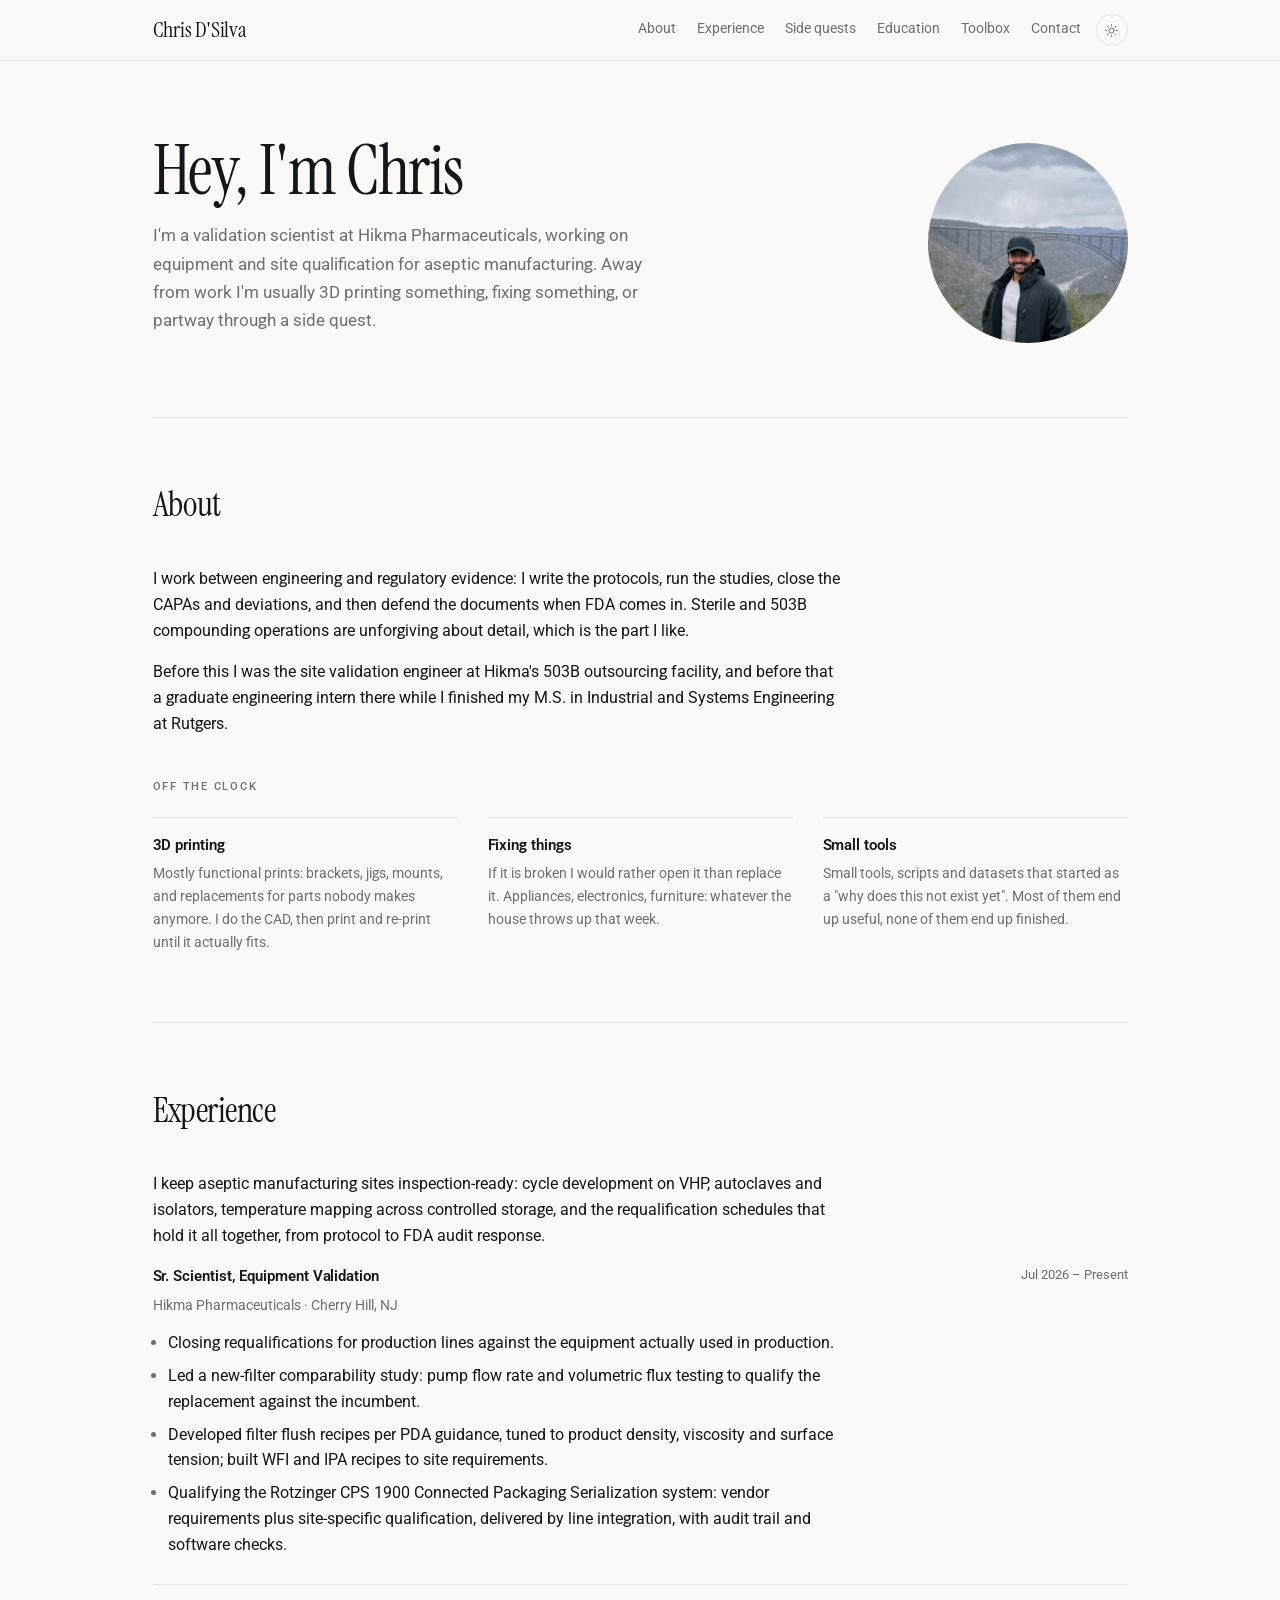
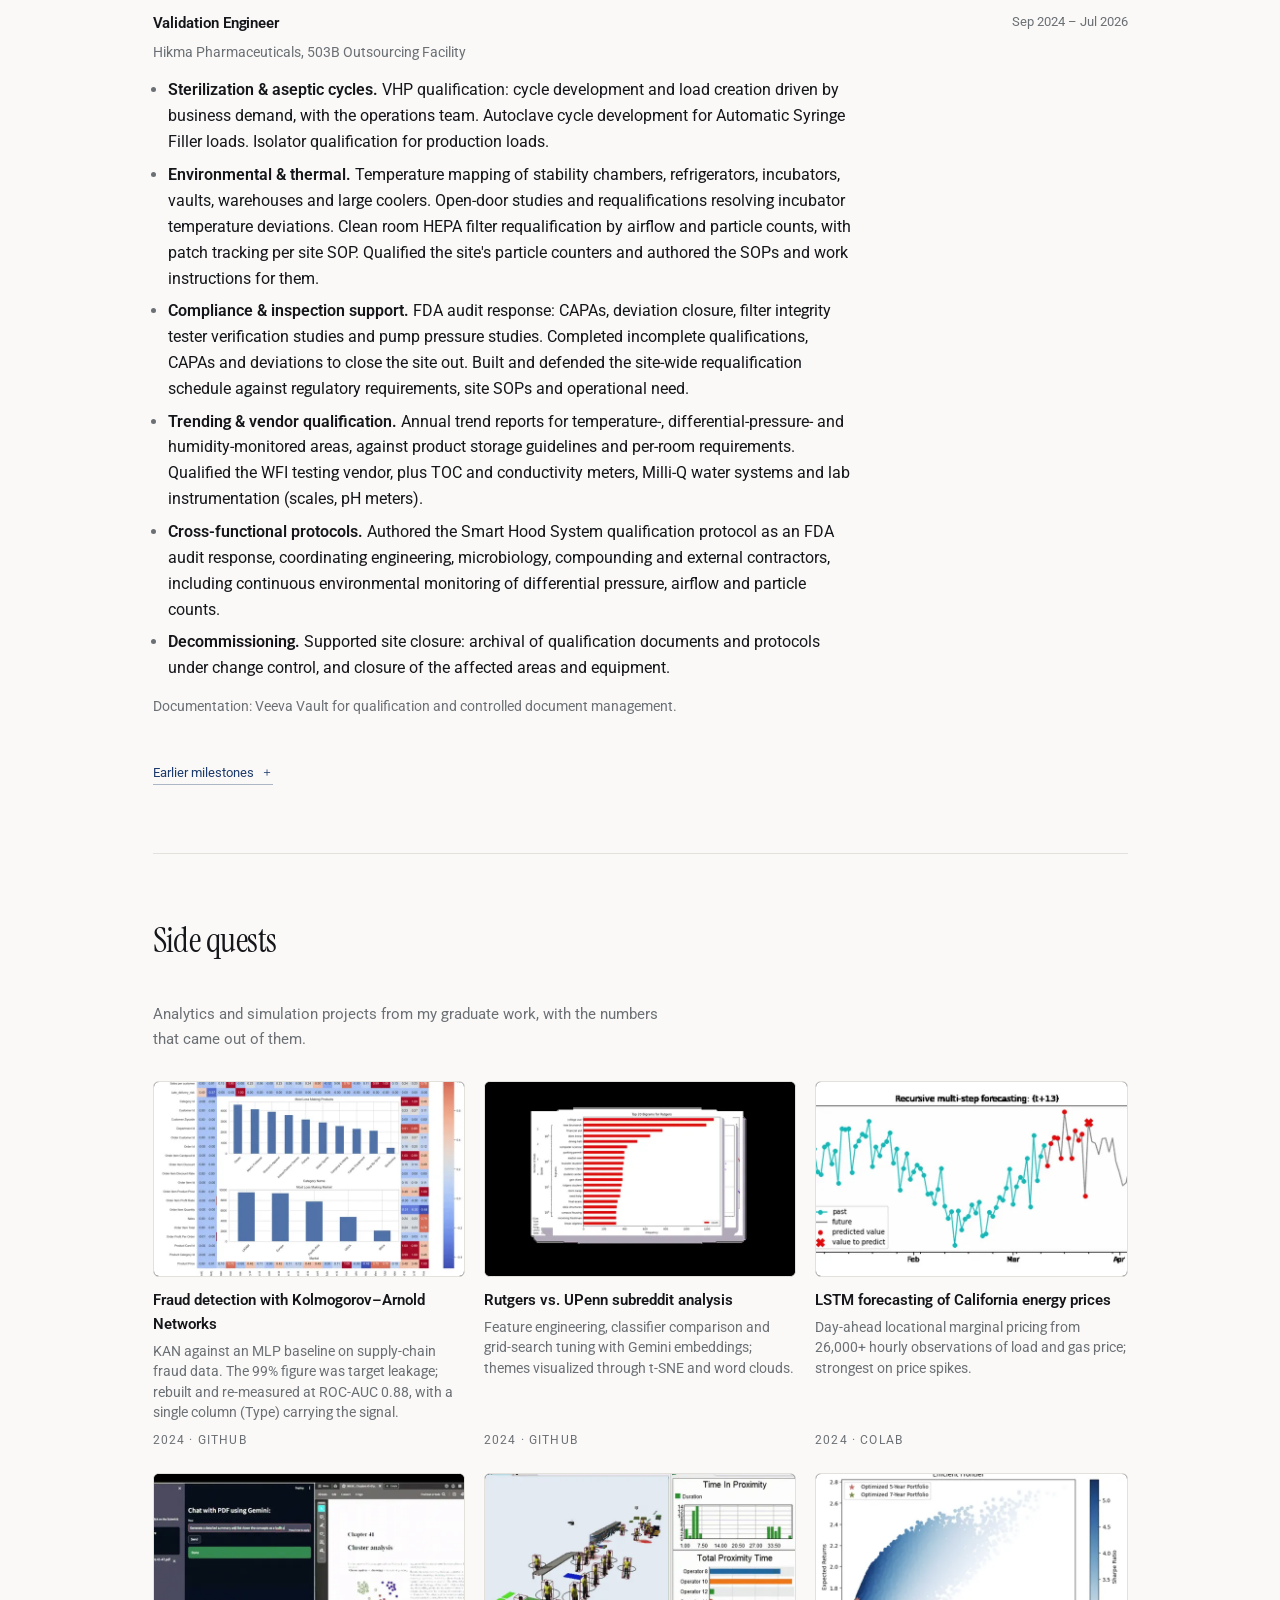
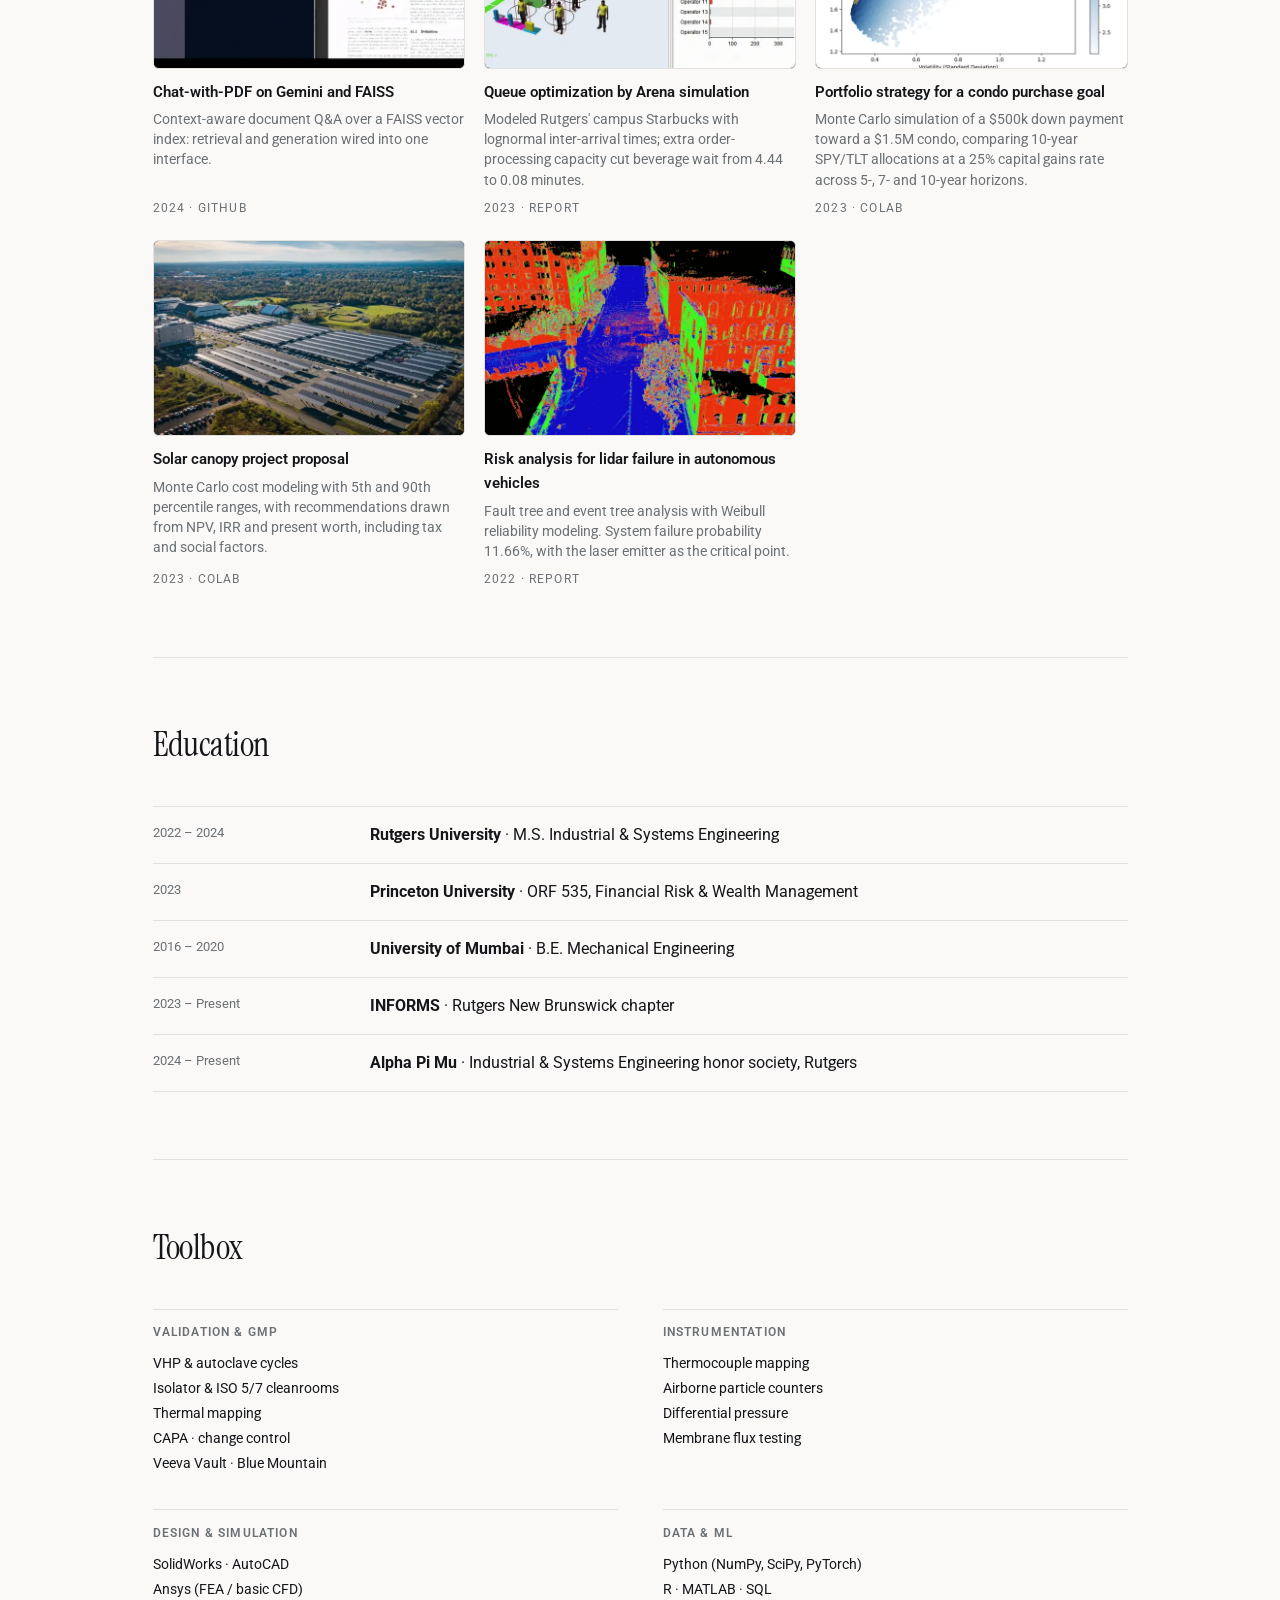
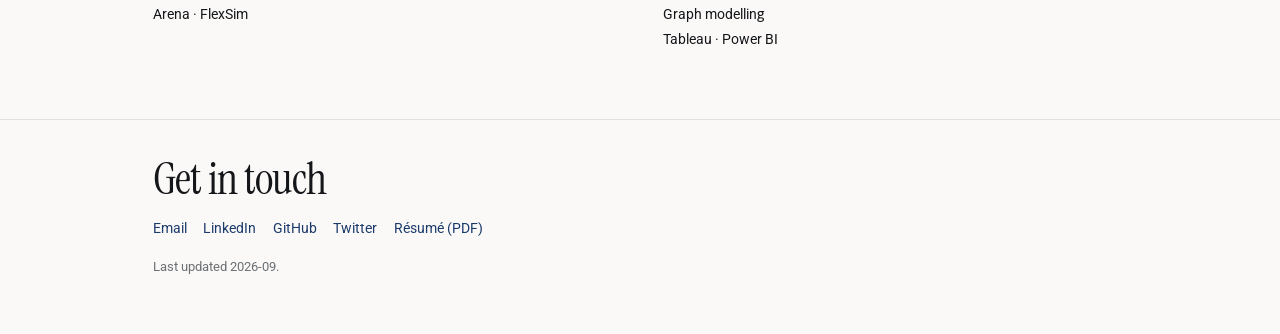
<file: v1/index.html>
<!DOCTYPE html>
<html lang="en">
<head>
<meta charset="utf-8">
<meta name="viewport" content="width=device-width, initial-scale=1">
<meta name="robots" content="noindex">
<link rel="canonical" href="https://chrisd-7.github.io/ChrisDSilva/v1/">
<title>Chris D'Silva · Sr. Scientist, Equipment Validation (previous version)</title>
<meta name="description" content="Sr. Scientist, Equipment Validation at Hikma Pharmaceuticals: sterile and 503B compounding VHP and autoclave cycle development, isolator qualification, temperature mapping, FDA audit response, and serialization line qualification.">
<link rel="canonical" href="https://chrisd-7.github.io/ChrisDSilva/">
<link rel="icon" href="data:image/svg+xml,%3Csvg xmlns='http://www.w3.org/2000/svg' viewBox='0 0 32 32'%3E%3Crect width='32' height='32' rx='8' fill='%231B3A6B'/%3E%3Ctext x='16' y='22.5' font-family='Georgia,serif' font-size='17' fill='%23fff' text-anchor='middle'%3EC%3C/text%3E%3C/svg%3E">

<link rel="preconnect" href="https://fonts.googleapis.com">
<link rel="preconnect" href="https://fonts.gstatic.com" crossorigin>
<link href="https://fonts.googleapis.com/css2?family=Instrument+Serif:ital@0;1&family=Roboto:ital,wght@0,400..700;1,400..700&display=swap" rel="stylesheet">

<meta property="og:type" content="profile">
<meta property="og:title" content="Chris D'Silva · Sr. Scientist, Equipment Validation">
<meta property="og:description" content="Sterile and 503B validation: VHP and autoclave cycle development, isolator qualification, temperature mapping, FDA audit response.">
<meta property="og:url" content="https://chrisd-7.github.io/ChrisDSilva/">
<meta property="og:image" content="https://chrisd-7.github.io/ChrisDSilva/assets/site/og-card.png">
<meta property="og:image:width" content="1200">
<meta property="og:image:height" content="630">
<meta name="twitter:card" content="summary_large_image">
<meta name="theme-color" content="#faf9f7" media="(prefers-color-scheme: light)">
<meta name="theme-color" content="#0e0f11" media="(prefers-color-scheme: dark)">

<script>try{var t=localStorage.getItem("theme");if(t)document.documentElement.setAttribute("data-theme",t)}catch(e){}</script>

<style>
  :root {
    --paper: #faf9f7;
    --ink: #14161a;
    --muted: #6b7075;
    --hair: #e3e1dc;
    --accent: #1b3a6b;
    --accent-soft: #eef1f7;
    --max: 68rem;
    --sans: "Roboto", "Helvetica Neue", Helvetica, Arial, sans-serif;
    --display: "Instrument Serif", Georgia, "Times New Roman", serif;
  }
  @media (prefers-color-scheme: dark) {
    :root:not([data-theme="light"]) {
      --paper: #0e0f11;
      --ink: #edeae4;
      --muted: #96999e;
      --hair: #272a2f;
      --accent: #a8c0e8;
      --accent-soft: #171b23;
    }
  }
  :root[data-theme="dark"] {
      --paper: #0e0f11;
      --ink: #edeae4;
      --muted: #96999e;
      --hair: #272a2f;
      --accent: #a8c0e8;
      --accent-soft: #171b23;
  }
  * { box-sizing: border-box; }
  html { font-size: 15px; -webkit-text-size-adjust: 100%; scroll-behavior: smooth; scroll-padding-top: 6rem; }
  body {
    margin: 0; background: var(--paper); color: var(--ink);
    font-family: var(--sans); font-size: 16px; line-height: 1.62;
    font-feature-settings: "ss01" 1;
    -webkit-font-smoothing: antialiased;
  }
  img { display: block; max-width: 100%; height: auto; }
  a { color: inherit; text-decoration: none; }
  .link { color: var(--accent); }
  .link:hover { text-decoration: underline; text-underline-offset: 3px; }
  a:focus-visible, summary:focus-visible, button:focus-visible { outline: 2px solid var(--accent); outline-offset: 3px; border-radius: 4px; }
  .wrap { max-width: var(--max); margin: 0 auto; padding: 0 1.5rem; }

  /* ————— type ————— */
  .display { font-family: var(--display); font-weight: 400; letter-spacing: -0.01em; }
  .eyebrow {
    font-size: .74rem; letter-spacing: .16em; text-transform: uppercase;
    color: var(--muted); font-weight: 500;
  }
  h1 {
    font-family: var(--display); font-weight: 400;
    font-size: clamp(2.6rem, 7vw, 4.6rem); line-height: 1.02;
    letter-spacing: -0.02em; margin: 0 0 1rem;
  }
  h2 {
    font-family: var(--display); font-weight: 400; font-size: clamp(1.7rem, 3.4vw, 2.3rem);
    line-height: 1.15; letter-spacing: -0.015em; margin: 0 0 .5rem;
  }
  h3 { font-size: 1rem; font-weight: 600; margin: 0 0 .35rem; letter-spacing: -0.005em; }
  p { margin: 0 0 1rem; }
  /* keep prose readable: cap the measure on wide screens */
  main p, main li { max-width: 46rem; }
  .lede { font-size: 1.16rem; color: var(--muted); max-width: 34rem; }

  /* ————— header ————— */
  .bar { position: sticky; top: 0; z-index: 20; background: color-mix(in srgb, var(--paper) 88%, transparent); backdrop-filter: blur(10px) saturate(150%); border-bottom: 1px solid var(--hair); }
  .bar-in { display: flex; align-items: center; gap: 1rem; height: 4rem; }
  .mark { font-family: var(--display); font-weight: 400; font-size: 1.45rem; letter-spacing: -.01em; line-height: 1; }
  .bar nav { margin-left: auto; display: flex; gap: 1.4rem; font-size: .9rem; }
  .bar nav a { color: var(--muted); position: relative; padding-bottom: 2px; transition: color .25s; }
  .bar nav a:hover, .bar nav a.on { color: var(--ink); }
  .bar nav a::after {
    content: ""; position: absolute; left: 0; right: 100%; bottom: 0; height: 1px;
    background: var(--accent); transition: right .3s cubic-bezier(.4,0,.2,1);
  }
  .bar nav a.on::after, .bar nav a:hover::after { right: 0; }
  @media (max-width: 42rem) {
    .bar nav { gap: .95rem; font-size: .84rem; }
    .bar nav a[href="#toolbox"],
    .bar nav a[href="#education"] { display: none; }
    .mark { font-family: var(--display); font-weight: 400; font-size: 1.45rem; letter-spacing: -.01em; line-height: 1; }
  }


  /* ————— theme switch ————— */
  .tgl {
    display: inline-flex; align-items: center; justify-content: center; flex: none;
    width: 32px; height: 32px; padding: 0; cursor: pointer;
    border: 1px solid var(--hair); border-radius: 999px;
    background: transparent; color: var(--muted);
    transition: color .25s, border-color .25s;
  }
  .tgl:hover { color: var(--ink); border-color: var(--accent); }
  .tgl svg { width: 15px; height: 15px; }
  .tgl .i-moon { display: none; }
  :root[data-icon="dark"] .tgl .i-sun { display: none; }
  :root[data-icon="dark"] .tgl .i-moon { display: block; }
  @media (max-width: 34rem) { .mark { display: none; } }

  /* ————— hero ————— */
  .hero { padding: 5rem 0 4.5rem; }
  .hero .row { display: grid; grid-template-columns: 1.35fr .65fr; gap: 3rem; align-items: center; }
  .hero .shot { justify-self: end; }
  .hero .shot img { width: 200px; height: 200px; border-radius: 50%; object-fit: cover; filter: saturate(.92); }
  @media (max-width: 48rem) {
    .hero { padding-top: 3rem; }
    .hero .row { grid-template-columns: 1fr; gap: 2rem; }
    .hero .shot { justify-self: start; }
    .hero .shot img { width: 128px; height: 128px; }
  }

  .subhead { margin: 2.75rem 0 1.4rem; }

  /* ————— sections ————— */
  section { padding: 4.5rem 0; border-top: 1px solid var(--hair); }
  .head { display: flex; align-items: baseline; gap: 1.1rem; margin-bottom: 2.25rem; }

  /* pillars */
  .pillars { display: grid; grid-template-columns: repeat(3, 1fr); gap: 2rem; }
  @media (max-width: 48rem) { .pillars { grid-template-columns: 1fr; gap: 1.5rem; } }
  .pillar { border-top: 1px solid var(--hair); padding-top: 1rem; }
  .pillar p { color: var(--muted); font-size: .95rem; margin: 0; }

  /* timeline */
  .job { display: grid; grid-template-columns: 1fr auto; gap: 2rem; padding: 1.75rem 0; border-top: 1px solid var(--hair); }
  .job:first-of-type { border-top: 0; padding-top: 0; }
  .job .when { font-size: .88rem; color: var(--muted); font-variant-numeric: tabular-nums; }
  .job > div:first-child { order: 2; text-align: right; }
  .job > div:last-child { order: 1; }
  .job .org { color: var(--muted); font-size: .95rem; margin: .15rem 0 .9rem; }
  .job ul { margin: 0; padding-left: 1.05rem; }
  .job li { margin-bottom: .45rem; }
  .job li::marker { color: var(--muted); }
  .job li:last-child { margin-bottom: 0; }
  .job .g { font-weight: 600; }
  @media (max-width: 48rem) {
    .job { grid-template-columns: 1fr; gap: .5rem; }
    .job > div:first-child { order: 1; text-align: left; }
    .job > div:last-child { order: 2; }
  }

  /* work grid */
  .grid { display: grid; grid-template-columns: repeat(3, 1fr); gap: 1.5rem 1.25rem; }
  @media (max-width: 56rem) { .grid { grid-template-columns: repeat(2, 1fr); } }
  @media (max-width: 34rem) { .grid { grid-template-columns: 1fr; } }
  .card { display: flex; flex-direction: column; }
  .card .frame { overflow: hidden; border: 1px solid var(--hair); border-radius: 6px; background: #0d0f12; }
  .card img { -webkit-user-drag: none; user-select: none; aspect-ratio: 8 / 5; width: 100%; object-fit: cover; filter: saturate(.88); transition: transform .5s cubic-bezier(.4,0,.2,1), filter .5s ease; }
  .card:has(.t a:hover) img { transform: scale(1.035); filter: saturate(1); }
  .card .t { font-weight: 600; font-size: .98rem; margin: .8rem 0 .3rem; }
  .card .d { color: var(--muted); font-size: .9rem; line-height: 1.5; margin: 0; }
  .card .y { color: var(--muted); font-size: .78rem; letter-spacing: .1em; text-transform: uppercase; margin-top: auto; padding-top: .6rem; }
  .card:has(.t a:hover) .t { color: var(--accent); }
  .card .t a:hover { text-decoration: underline; text-underline-offset: 3px; }

  /* compact rows */
  .rows { border-top: 1px solid var(--hair); }
  .row-i { display: grid; grid-template-columns: 12.5rem 1fr; gap: 2rem; padding: 1rem 0; border-bottom: 1px solid var(--hair); }
  .row-i .k { font-size: .88rem; color: var(--muted); }
  @media (max-width: 48rem) { .row-i { grid-template-columns: 1fr; gap: .25rem; } }

  .toolgrid { display: grid; grid-template-columns: repeat(2, 1fr); gap: 2.25rem 3rem; }
  .toolcat { border-top: 1px solid var(--hair); padding-top: .9rem; }
  .toolcat h3 {
    font-size: .78rem; font-weight: 600; letter-spacing: .1em; text-transform: uppercase;
    color: var(--muted); margin: 0 0 .6rem;
  }
  .toolcat ul { list-style: none; margin: 0; padding: 0; }
  .toolcat li { font-size: .95rem; line-height: 1.75; }
  @media (max-width: 40rem) { .toolgrid { grid-template-columns: 1fr; gap: 1.75rem; } }

  /* details */
  details { margin-top: 1rem; }
  summary {
    cursor: pointer; list-style: none; display: inline-flex; align-items: center; gap: .5rem;
    font-size: .88rem; color: var(--accent); border-bottom: 1px solid color-mix(in srgb, var(--accent) 35%, transparent);
    padding-bottom: 1px;
  }
  summary::-webkit-details-marker { display: none; }
  summary::after { content: "＋"; font-size: .8rem; transition: transform .25s; }
  details[open] summary::after { transform: rotate(45deg); }
  details .pane { padding-top: 1rem; }

  /* ————— footer ————— */
  footer { border-top: 1px solid var(--hair); padding: 2.25rem 0 2.75rem; }
  .sign { font-family: var(--display); font-weight: 400; font-size: clamp(1.9rem, 5vw, 3rem); line-height: 1.1; letter-spacing: -0.02em; margin: 0 0 .9rem; }
  .flinks { display: flex; flex-wrap: wrap; gap: 1.1rem; font-size: .95rem; }
  .fine { color: var(--muted); font-size: .86rem; margin-top: 1.1rem; }

  kbd { font: inherit; color: var(--accent); background: var(--accent-soft); border-radius: 4px; padding: .05rem .35rem; }

  /* ————— scroll reveal (subtle) ————— */
  .rv { opacity: 0; transform: translateY(12px); transition: opacity .7s cubic-bezier(.4,0,.2,1), transform .7s cubic-bezier(.4,0,.2,1); }
  .rv.in { opacity: 1; transform: none; }
  @media (prefers-reduced-motion: reduce) {
    html { scroll-behavior: auto; }
    .rv { opacity: 1; transform: none; transition: none; }
    .card img, .bar nav a::after { transition: none; }
  }
  @media print {
    :root { --paper: #fff; --ink: #000; --muted: #444; --hair: #bbb; --accent: #000; --accent-soft: #fff; }
    .bar { display: none; }
    .rv { opacity: 1; transform: none; }
    section { padding: 1.5rem 0; break-inside: avoid; }
    details .pane { display: block !important; }
  }
</style>
<noscript><style>.rv{opacity:1 !important;transform:none !important}</style></noscript>
<link rel="apple-touch-icon" href="/ChrisDSilva/assets/site/apple-touch-icon.png">
</head>
<body>

<div class="bar">
  <div class="wrap bar-in">
    <a class="mark" href="#top">Chris D'Silva</a>
    <nav aria-label="Sections">
      <a href="#about">About</a>
      <a href="#experience">Experience</a>
      <a href="#work">Side quests</a>
      <a href="#education">Education</a>
      <a href="#toolbox">Toolbox</a>
      <a href="#contact">Contact</a>
    </nav>
    <button class="tgl" id="tgl" type="button" aria-label="Switch between light and dark theme" aria-pressed="false" title="Light / dark theme">
      <svg class="i-sun" viewBox="0 0 24 24" fill="none" stroke="currentColor" stroke-width="1.5" stroke-linecap="round" aria-hidden="true"><circle cx="12" cy="12" r="4"/><path d="M12 2.5v2M12 19.5v2M2.5 12h2M19.5 12h2M5.2 5.2l1.4 1.4M17.4 17.4l1.4 1.4M18.8 5.2l-1.4 1.4M6.6 17.4l-1.4 1.4"/></svg>
      <svg class="i-moon" viewBox="0 0 24 24" fill="none" stroke="currentColor" stroke-width="1.5" stroke-linecap="round" stroke-linejoin="round" aria-hidden="true"><path d="M20.5 14.3A8.5 8.5 0 0 1 9.7 3.5a8.5 8.5 0 1 0 10.8 10.8z"/></svg>
    </button>
  </div>
    </div>

<main class="wrap" id="top">

  <header class="hero">
    <div class="row">
      <div class="rv">
        <h1>Hey, I'm Chris</h1>
        <p class="lede">I'm a validation scientist at Hikma Pharmaceuticals, working on equipment and site qualification for aseptic manufacturing. Away from work I'm usually 3D printing something, fixing something, or partway through a side quest.</p>
      </div>
      <div class="shot rv">
        <picture>
          <source srcset="../assets/site/avatar-480.webp" type="image/webp">
          <img src="../assets/site/avatar-480.jpg" alt="Chris D'Silva" width="480" height="480">
        </picture>
      </div>

    </div>
  </header>

  <section id="about" aria-labelledby="about-h">
    <div class="head"><h2 id="about-h" class="rv">About</h2></div>
    <p>I work between engineering and regulatory evidence: I write the protocols, run the studies, close the CAPAs and deviations, and then defend the documents when FDA comes in. Sterile and 503B compounding operations are unforgiving about detail, which is the part I like.</p>
    <p>Before this I was the site validation engineer at Hikma's 503B outsourcing facility, and before that a graduate engineering intern there while I finished my M.S. in Industrial and Systems Engineering at Rutgers.</p>
    <p class="eyebrow subhead">Off the clock</p>
    <div class="pillars">
  <div class="pillar rv">
    <h3>3D printing</h3>
    <p>Mostly functional prints: brackets, jigs, mounts, and replacements for parts nobody makes anymore. I do the CAD, then print and re-print until it actually fits.</p>
  </div>
  <div class="pillar rv">
    <h3>Fixing things</h3>
    <p>If it is broken I would rather open it than replace it. Appliances, electronics, furniture: whatever the house throws up that week.</p>
  </div>
  <div class="pillar rv">
    <h3>Small tools</h3>
    <p>Small tools, scripts and datasets that started as a "why does this not exist yet". Most of them end up useful, none of them end up finished.</p>
  </div>
    </div>
  </section>

  <section id="experience" aria-labelledby="exp-h">
    <div class="head"><h2 id="exp-h" class="rv">Experience</h2></div>
    <p class="sub rv">I keep aseptic manufacturing sites inspection-ready: cycle development on VHP, autoclaves and isolators, temperature mapping across controlled storage, and the requalification schedules that hold it all together, from protocol to FDA audit response.</p>

    <article class="job rv">
      <div>
        <p class="when">Jul 2026 – Present</p>
      </div>
      <div>
        <h3>Sr. Scientist, Equipment Validation</h3>
        <p class="org">Hikma Pharmaceuticals · Cherry Hill, NJ</p>
        <ul>
          <li>Closing requalifications for production lines against the equipment actually used in production.</li>
          <li>Led a new-filter comparability study: pump flow rate and volumetric flux testing to qualify the replacement against the incumbent.</li>
          <li>Developed filter flush recipes per PDA guidance, tuned to product density, viscosity and surface tension; built WFI and IPA recipes to site requirements.</li>
          <li>Qualifying the Rotzinger CPS 1900 Connected Packaging Serialization system: vendor requirements plus site-specific qualification, delivered by line integration, with audit trail and software checks.</li>
        </ul>
      </div>
    </article>

    <article class="job rv">
      <div>
        <p class="when">Sep 2024 – Jul 2026</p>
      </div>
      <div>
        <h3>Validation Engineer</h3>
        <p class="org">Hikma Pharmaceuticals, 503B Outsourcing Facility</p>
        <ul>
          <li><span class="g">Sterilization &amp; aseptic cycles.</span> VHP qualification: cycle development and load creation driven by business demand, with the operations team. Autoclave cycle development for Automatic Syringe Filler loads. Isolator qualification for production loads.</li>
          <li><span class="g">Environmental &amp; thermal.</span> Temperature mapping of stability chambers, refrigerators, incubators, vaults, warehouses and large coolers. Open-door studies and requalifications resolving incubator temperature deviations. Clean room HEPA filter requalification by airflow and particle counts, with patch tracking per site SOP. Qualified the site's particle counters and authored the SOPs and work instructions for them.</li>
          <li><span class="g">Compliance &amp; inspection support.</span> FDA audit response: CAPAs, deviation closure, filter integrity tester verification studies and pump pressure studies. Completed incomplete qualifications, CAPAs and deviations to close the site out. Built and defended the site-wide requalification schedule against regulatory requirements, site SOPs and operational need.</li>
          <li><span class="g">Trending &amp; vendor qualification.</span> Annual trend reports for temperature-, differential-pressure- and humidity-monitored areas, against product storage guidelines and per-room requirements. Qualified the WFI testing vendor, plus TOC and conductivity meters, Milli-Q water systems and lab instrumentation (scales, pH meters).</li>
          <li><span class="g">Cross-functional protocols.</span> Authored the Smart Hood System qualification protocol as an FDA audit response, coordinating engineering, microbiology, compounding and external contractors, including continuous environmental monitoring of differential pressure, airflow and particle counts.</li>
          <li><span class="g">Decommissioning.</span> Supported site closure: archival of qualification documents and protocols under change control, and closure of the affected areas and equipment.</li>
        </ul>
        <p class="org" style="margin:.9rem 0 0">Documentation: Veeva Vault for qualification and controlled document management.</p>
      </div>
    </article>

    <details class="rv">
      <summary>Earlier milestones</summary>
      <div class="pane">
        <div class="rows">
          <div class="row-i"><span class="k">Feb 2024</span><span>Inducted into Alpha Pi Mu, the Industrial Engineering honor society.</span></div>
          <div class="row-i"><span class="k">Dec 2023</span><span>Exchange semester at Princeton University under Prof. John Mulvey.</span></div>
          <div class="row-i"><span class="k">Jun 2023</span><span>Graduate engineering intern at Hikma Pharmaceuticals.</span></div>
        </div>
      </div>
    </details>
  </section>

  <section id="work" aria-labelledby="work-h">
    <div class="head"><h2 id="work-h" class="rv">Side quests</h2></div>
    <p class="lede rv" style="margin-bottom:2rem;font-size:1rem">Analytics and simulation projects from my graduate work, with the numbers that came out of them.</p>

    <div class="grid">

      <div class="card rv">
        <div class="frame"><picture>
          <source srcset="../assets/site/kan-fraud.webp" type="image/webp">
          <img src="../assets/site/kan-fraud.jpg" alt="Kolmogorov–Arnold network classification output" width="640" height="400" loading="lazy" decoding="async" draggable="false">
        </picture></div>
        <span class="t"><a href="https://github.com/ChrisD-7/Fraud-Detection-in-Supply-Chains-with-Kolmogorov-Arnold-Networks">Fraud detection with Kolmogorov–Arnold Networks</a></span>
        <span class="d">KAN against an MLP baseline on supply-chain fraud data. The 99% figure was target leakage; rebuilt and re-measured at ROC-AUC 0.88, with a single column (Type) carrying the signal.</span>
        <span class="y">2024 · GitHub</span>
      </div>


      <div class="card rv">
        <div class="frame"><picture>
          <source srcset="../assets/site/reddit-nlp.webp" type="image/webp">
          <img src="../assets/site/reddit-nlp.jpg" alt="Topic clusters from the Rutgers and UPenn subreddit analysis" width="640" height="400" loading="lazy" decoding="async" draggable="false">
        </picture></div>
        <span class="t"><a href="https://github.com/ChrisD-7/reddit_NLP">Rutgers vs. UPenn subreddit analysis</a></span>
        <span class="d">Feature engineering, classifier comparison and grid-search tuning with Gemini embeddings; themes visualized through t-SNE and word clouds.</span>
        <span class="y">2024 · GitHub</span>
      </div>


      <div class="card rv">
        <div class="frame"><picture>
          <source srcset="../assets/site/energy-lstm.webp" type="image/webp">
          <img src="../assets/site/energy-lstm.jpg" alt="Forecast against actual day-ahead energy prices" width="640" height="400" loading="lazy" decoding="async" draggable="false">
        </picture></div>
        <span class="t"><a href="https://colab.research.google.com/drive/15smebSMqLlasVcfZ-iT7i0eoe-Ya96lv?usp=sharing">LSTM forecasting of California energy prices</a></span>
        <span class="d">Day-ahead locational marginal pricing from 26,000+ hourly observations of load and gas price; strongest on price spikes.</span>
        <span class="y">2024 · Colab</span>
      </div>


      <div class="card rv">
        <div class="frame"><picture>
          <source srcset="../assets/site/chat-with-pdf.webp" type="image/webp">
          <img src="../assets/site/chat-with-pdf.jpg" alt="Chat interface answering questions from an uploaded PDF" width="640" height="400" loading="lazy" decoding="async" draggable="false">
        </picture></div>
        <span class="t"><a href="https://github.com/ChrisD-7/Chat-with-PDF">Chat-with-PDF on Gemini and FAISS</a></span>
        <span class="d">Context-aware document Q&amp;A over a FAISS vector index: retrieval and generation wired into one interface.</span>
        <span class="y">2024 · GitHub</span>
      </div>


      <div class="card rv">
        <div class="frame"><picture>
          <source srcset="../assets/site/starbucks-arena.webp" type="image/webp">
          <img src="../assets/site/starbucks-arena.jpg" alt="Arena simulation model of a service queue" width="640" height="400" loading="lazy" decoding="async" draggable="false">
        </picture></div>
        <span class="t"><a href="https://drive.google.com/file/d/1wfK4p9qCKhi0UGbTf14v0yKSKmXtCZub/view?usp=sharing">Queue optimization by Arena simulation</a></span>
        <span class="d">Modeled Rutgers' campus Starbucks with lognormal inter-arrival times; extra order-processing capacity cut beverage wait from 4.44 to 0.08 minutes.</span>
        <span class="y">2023 · Report</span>
      </div>


      <div class="card rv">
        <div class="frame"><picture>
          <source srcset="../assets/site/condo-monte-carlo.webp" type="image/webp">
          <img src="../assets/site/condo-monte-carlo.jpg" alt="Monte Carlo projection of savings growth against investment allocations" width="640" height="400" loading="lazy" decoding="async" draggable="false">
        </picture></div>
        <span class="t"><a href="https://colab.research.google.com/drive/1p3rkfgSLyiWSkOTSuc8TgLOEzcKx46XX?authuser=1">Portfolio strategy for a condo purchase goal</a></span>
        <span class="d">Monte Carlo simulation of a $500k down payment toward a $1.5M condo, comparing 10-year SPY/TLT allocations at a 25% capital gains rate across 5-, 7- and 10-year horizons.</span>
        <span class="y">2023 · Colab</span>
      </div>


      <div class="card rv">
        <div class="frame"><picture>
          <source srcset="../assets/site/solar-canopy.webp" type="image/webp">
          <img src="../assets/site/solar-canopy.jpg" alt="Monte Carlo cost distribution for a solar canopy project" width="640" height="400" loading="lazy" decoding="async" draggable="false">
        </picture></div>
        <span class="t"><a href="https://colab.research.google.com/drive/1vs2IThr_u1YbnPEwRmuDIzhQs3kR_31E?usp=sharing">Solar canopy project proposal</a></span>
        <span class="d">Monte Carlo cost modeling with 5th and 90th percentile ranges, with recommendations drawn from NPV, IRR and present worth, including tax and social factors.</span>
        <span class="y">2023 · Colab</span>
      </div>


      <div class="card rv">
        <div class="frame"><picture>
          <source srcset="../assets/site/lidar-risk.webp" type="image/webp">
          <img src="../assets/site/lidar-risk.jpg" alt="Fault tree reliability model for a lidar system" width="640" height="400" loading="lazy" decoding="async" draggable="false">
        </picture></div>
        <span class="t"><a href="https://drive.google.com/file/d/1-yNLgyN6adJx9g5bVedCzPqWIsOQBbBi/view?usp=sharing">Risk analysis for lidar failure in autonomous vehicles</a></span>
        <span class="d">Fault tree and event tree analysis with Weibull reliability modeling. System failure probability 11.66%, with the laser emitter as the critical point.</span>
        <span class="y">2022 · Report</span>
      </div>
    </div>
  </section>

  <section id="education" aria-labelledby="edu-h">
    <div class="head"><h2 id="edu-h" class="rv">Education</h2></div>
    <div class="rows rv">
      <div class="row-i"><span class="k">2022 – 2024</span><span><strong>Rutgers University</strong> · M.S. Industrial &amp; Systems Engineering</span></div>
      <div class="row-i"><span class="k">2023</span><span><strong>Princeton University</strong> · ORF 535, Financial Risk &amp; Wealth Management</span></div>
      <div class="row-i"><span class="k">2016 – 2020</span><span><strong>University of Mumbai</strong> · B.E. Mechanical Engineering</span></div>
      <div class="row-i"><span class="k">2023 – Present</span><span><strong>INFORMS</strong> · Rutgers New Brunswick chapter</span></div>
      <div class="row-i"><span class="k">2024 – Present</span><span><strong>Alpha Pi Mu</strong> · Industrial &amp; Systems Engineering honor society, Rutgers</span></div>
    </div>
  </section>

  <section id="toolbox" aria-labelledby="tb-h">
    <div class="head"><h2 id="tb-h" class="rv">Toolbox</h2></div>

    <div class="toolgrid rv">
      <div class="toolcat">
        <h3>Validation &amp; GMP</h3>
        <ul>
          <li>VHP &amp; autoclave cycles</li>
          <li>Isolator &amp; ISO 5/7 cleanrooms</li>
          <li>Thermal mapping</li>
          <li>CAPA · change control</li>
          <li>Veeva Vault · Blue Mountain</li>
        </ul>
      </div>
      <div class="toolcat">
        <h3>Instrumentation</h3>
        <ul>
          <li>Thermocouple mapping</li>
          <li>Airborne particle counters</li>
          <li>Differential pressure</li>
          <li>Membrane flux testing</li>
        </ul>
      </div>
      <div class="toolcat">
        <h3>Design &amp; simulation</h3>
        <ul>
          <li>SolidWorks · AutoCAD</li>
          <li>Ansys (FEA / basic CFD)</li>
          <li>Arena · FlexSim</li>
        </ul>
      </div>
      <div class="toolcat">
        <h3>Data &amp; ML</h3>
        <ul>
          <li>Python (NumPy, SciPy, PyTorch)</li>
          <li>R · MATLAB · SQL</li>
          <li>Graph modelling</li>
          <li>Tableau · Power BI</li>
        </ul>
      </div>
    </div>
  </section>

</main>

<footer id="contact">
  <div class="wrap">
    <p class="sign display">Get in touch</p>
    <div class="flinks">
      <a class="link" href="mailto:chrisdsilva007@gmail.com">Email</a>
      <a class="link" href="https://www.linkedin.com/in/chrisdsilva07/">LinkedIn</a>
      <a class="link" href="https://github.com/ChrisD-7">GitHub</a>
      <a class="link" href="https://twitter.com/chrisdsilvaOO7">Twitter</a>
      <a class="link" href="../assets/files/chris-dsilva-resume.pdf">Résumé (PDF)</a>
    </div>
    <p class="fine">Last updated 2026-09.</p>
  </div>
</footer>

<script>
(function () {
  var reduce = window.matchMedia('(prefers-reduced-motion: reduce)').matches;

  // subtle staggered reveal on scroll
  var items = document.querySelectorAll('.rv');
  if (reduce || !('IntersectionObserver' in window)) {
    items.forEach(function (el) { el.classList.add('in'); });
  } else {
    var io = new IntersectionObserver(function (entries) {
      entries.forEach(function (e) {
        if (!e.isIntersecting) return;
        var sibs = Array.prototype.filter.call(e.target.parentNode.children, function (c) { return c.classList.contains('rv'); });
        var i = Math.max(0, sibs.indexOf(e.target));
        e.target.style.transitionDelay = Math.min(i * 70, 280) + 'ms';
        e.target.classList.add('in');
        io.unobserve(e.target);
      });
    }, { rootMargin: '0px 0px -8% 0px', threshold: 0.08 });
    items.forEach(function (el) { io.observe(el); });
  }

  // light / dark switch: OS default, explicit choice wins and persists
  var root = document.documentElement;
  var mq = window.matchMedia('(prefers-color-scheme: dark)');
  var btn = document.getElementById('tgl');
  function effectiveTheme() {
    return root.getAttribute('data-theme') || (mq.matches ? 'dark' : 'light');
  }
  function paintTheme() {
    var dark = effectiveTheme() === 'dark';
    root.setAttribute('data-icon', dark ? 'dark' : 'light');
    if (btn) btn.setAttribute('aria-pressed', dark ? 'true' : 'false');
  }
  if (btn) {
    paintTheme();
    mq.addEventListener('change', function () { if (!root.getAttribute('data-theme')) paintTheme(); });
    btn.addEventListener('click', function () {
      var next = effectiveTheme() === 'dark' ? 'light' : 'dark';
      root.setAttribute('data-theme', next);
      try { localStorage.setItem('theme', next); } catch (e) {}
      paintTheme();
    });
  }

  // active section in the header nav
  var links = Array.prototype.slice.call(document.querySelectorAll('.bar nav a'));
  var sections = links.map(function (a) { return document.querySelector(a.getAttribute('href')); }).filter(Boolean);
  function clearOnTop() {
    if (window.scrollY < 140) links.forEach(function (a) { a.classList.remove('on'); });
  }
  if ('IntersectionObserver' in window && sections.length) {
    var so = new IntersectionObserver(function (entries) {
      if (window.scrollY < 140) return;
      entries.forEach(function (e) {
        if (!e.isIntersecting) return;
        links.forEach(function (a) { a.classList.toggle('on', a.getAttribute('href') === '#' + e.target.id); });
      });
    }, { rootMargin: '-45% 0px -50% 0px' });
    sections.forEach(function (s) { so.observe(s); });
    window.addEventListener('scroll', clearOnTop, { passive: true });
  }
})();
</script>

</body>
</html>
</file>
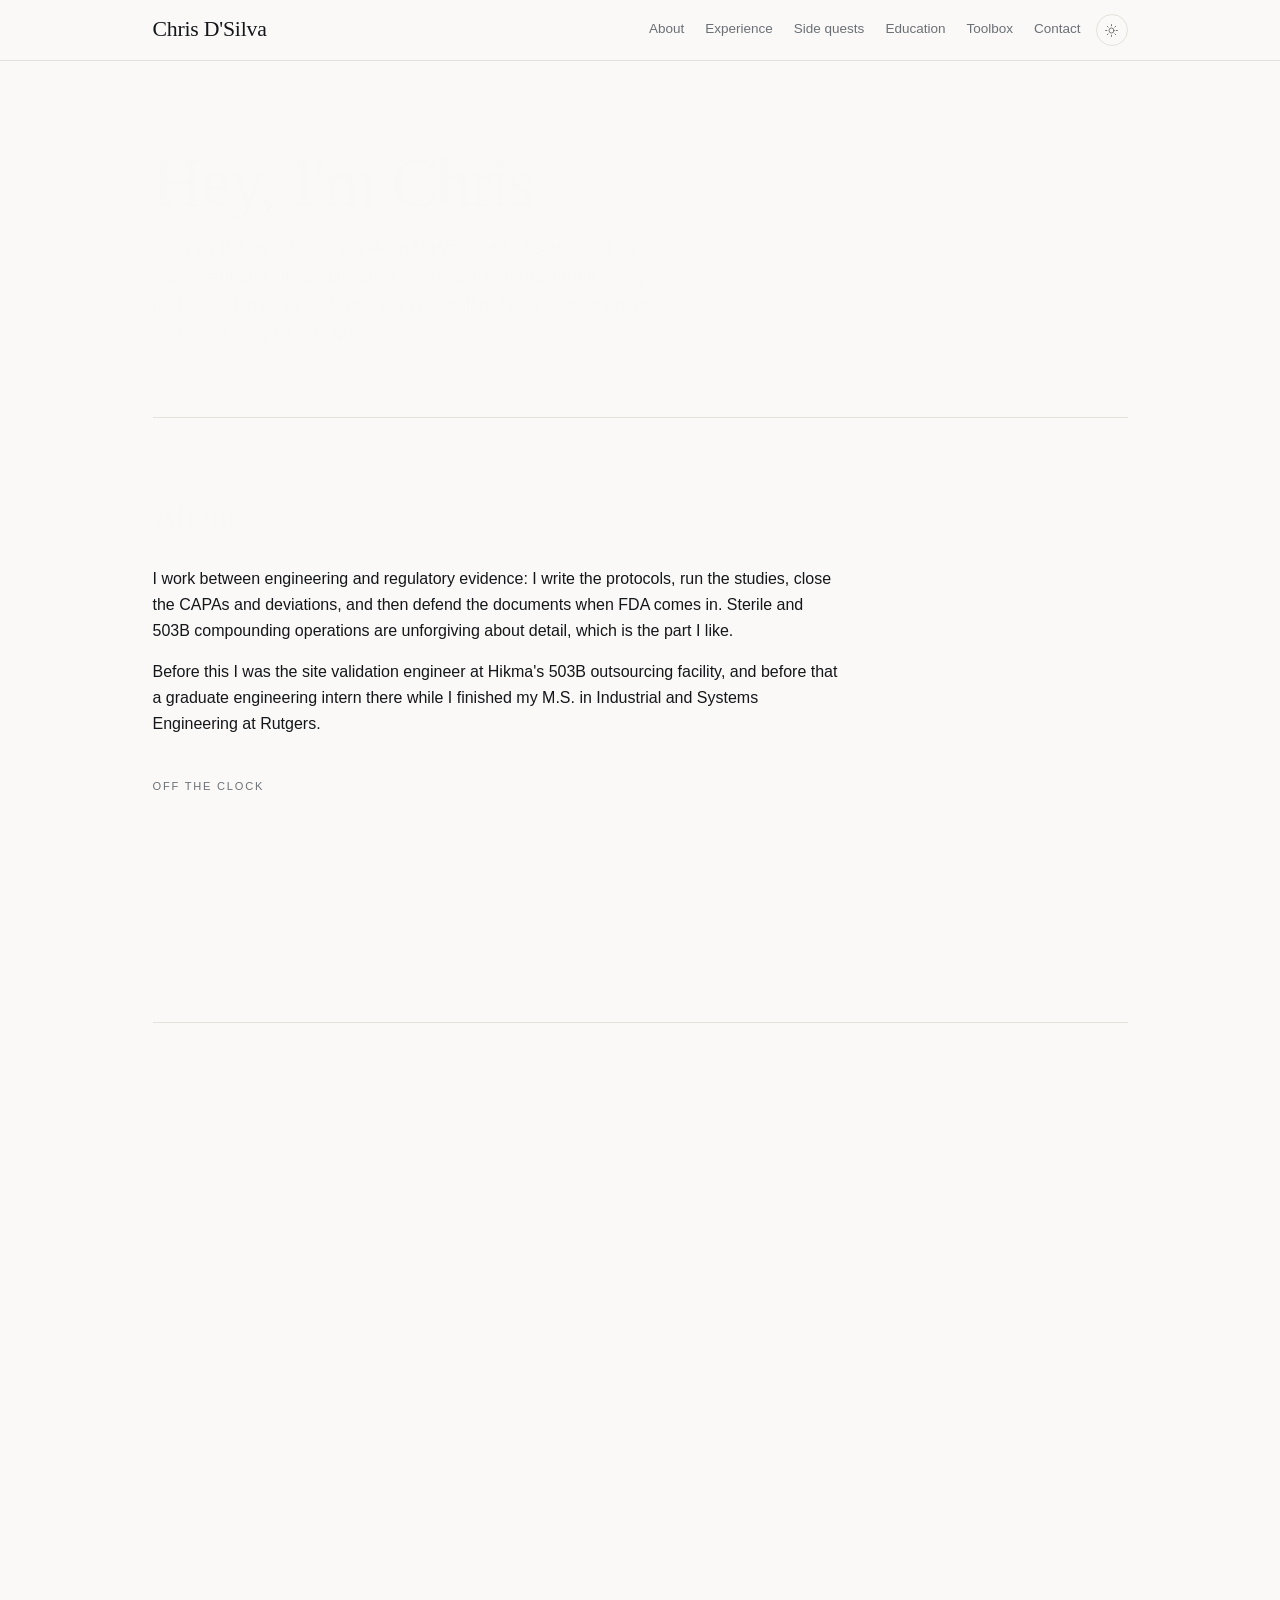
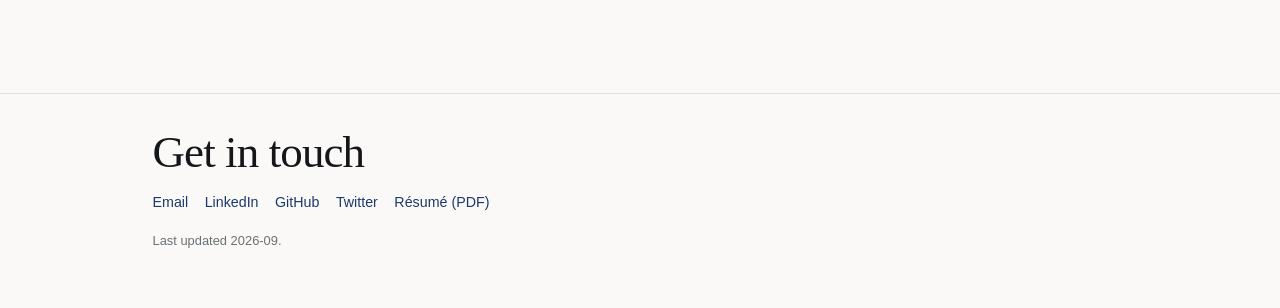
<file: v2/index.html>
<!DOCTYPE html>
<html lang="en">
<head>
<meta charset="utf-8">
<meta name="robots" content="noindex">
<meta http-equiv="refresh" content="0; url=https://chrisd-7.github.io/ChrisDSilva/">
<link rel="canonical" href="https://chrisd-7.github.io/ChrisDSilva/">
<title>Chris D'Silva</title>
</head>
<body>
<p>This page moved to <a href="https://chrisd-7.github.io/ChrisDSilva/">chrisd-7.github.io/ChrisDSilva/</a>.</p>
</body>
</html>
</file>
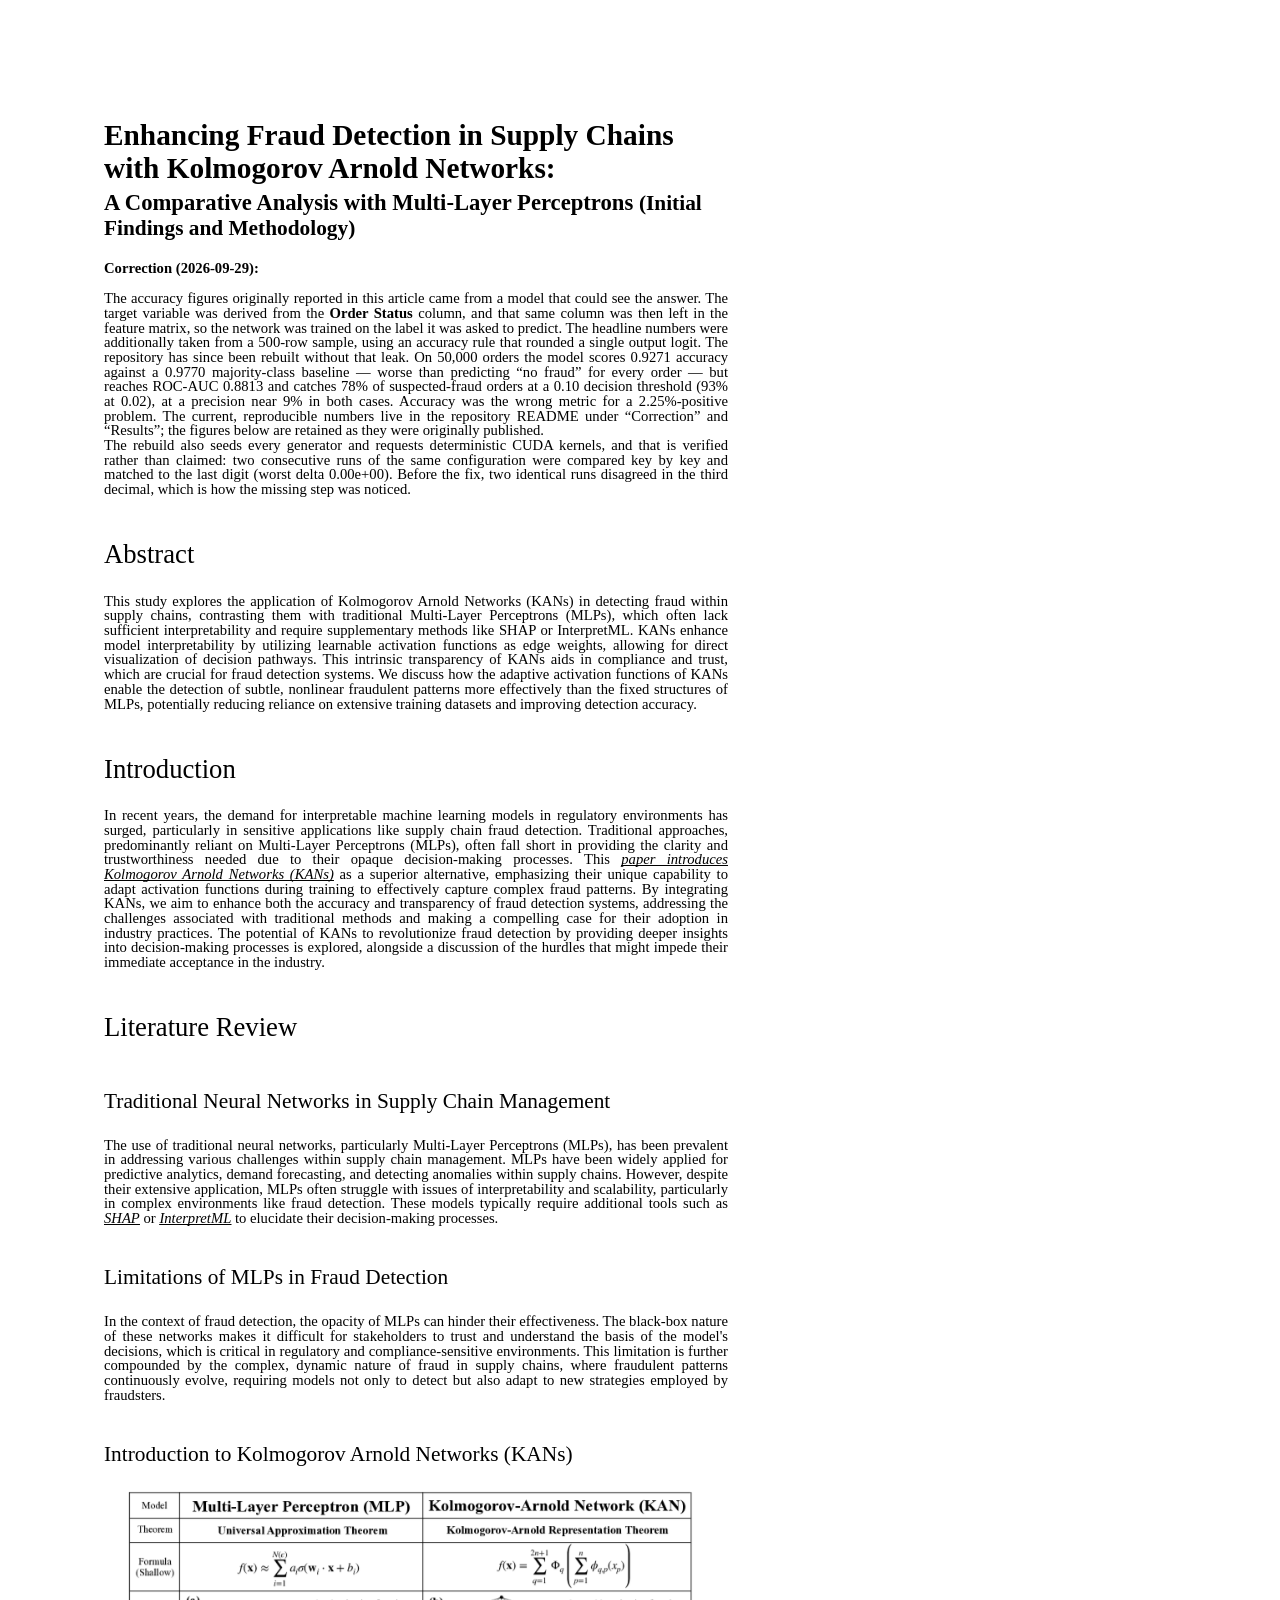
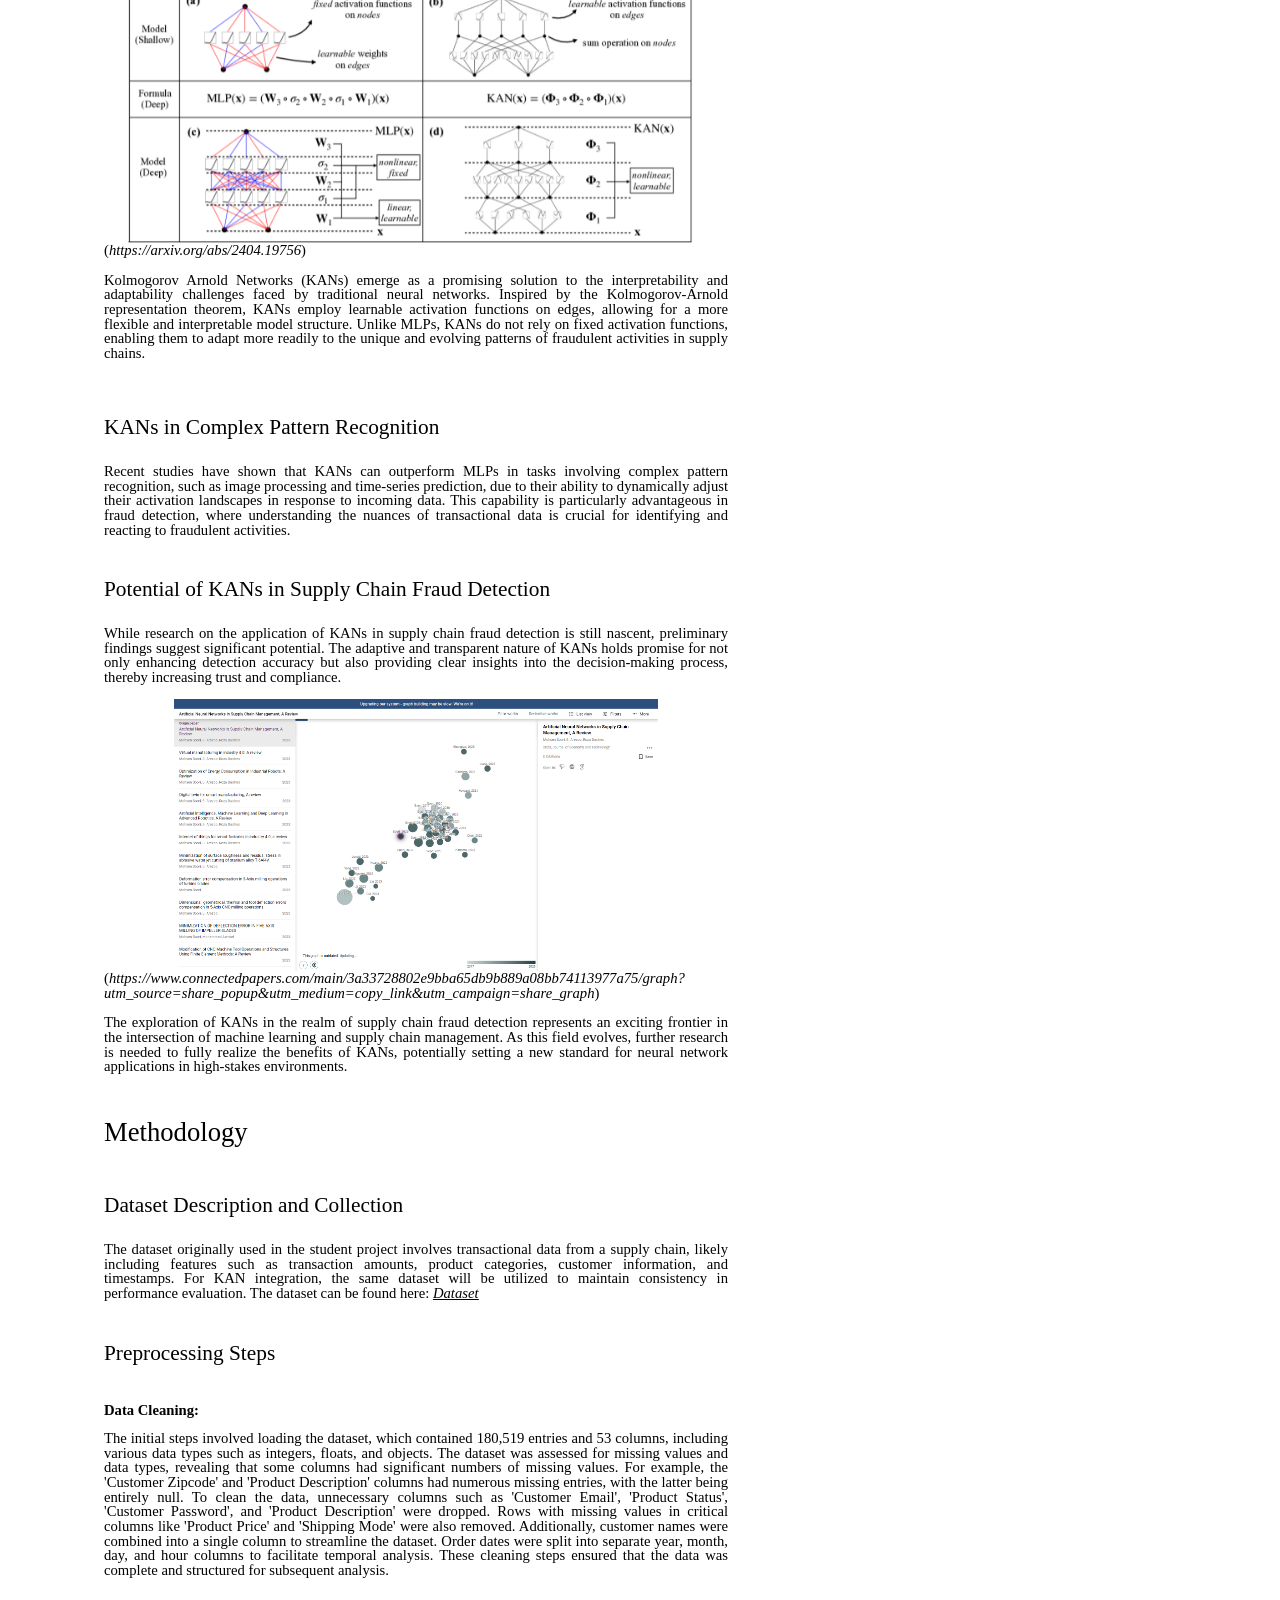
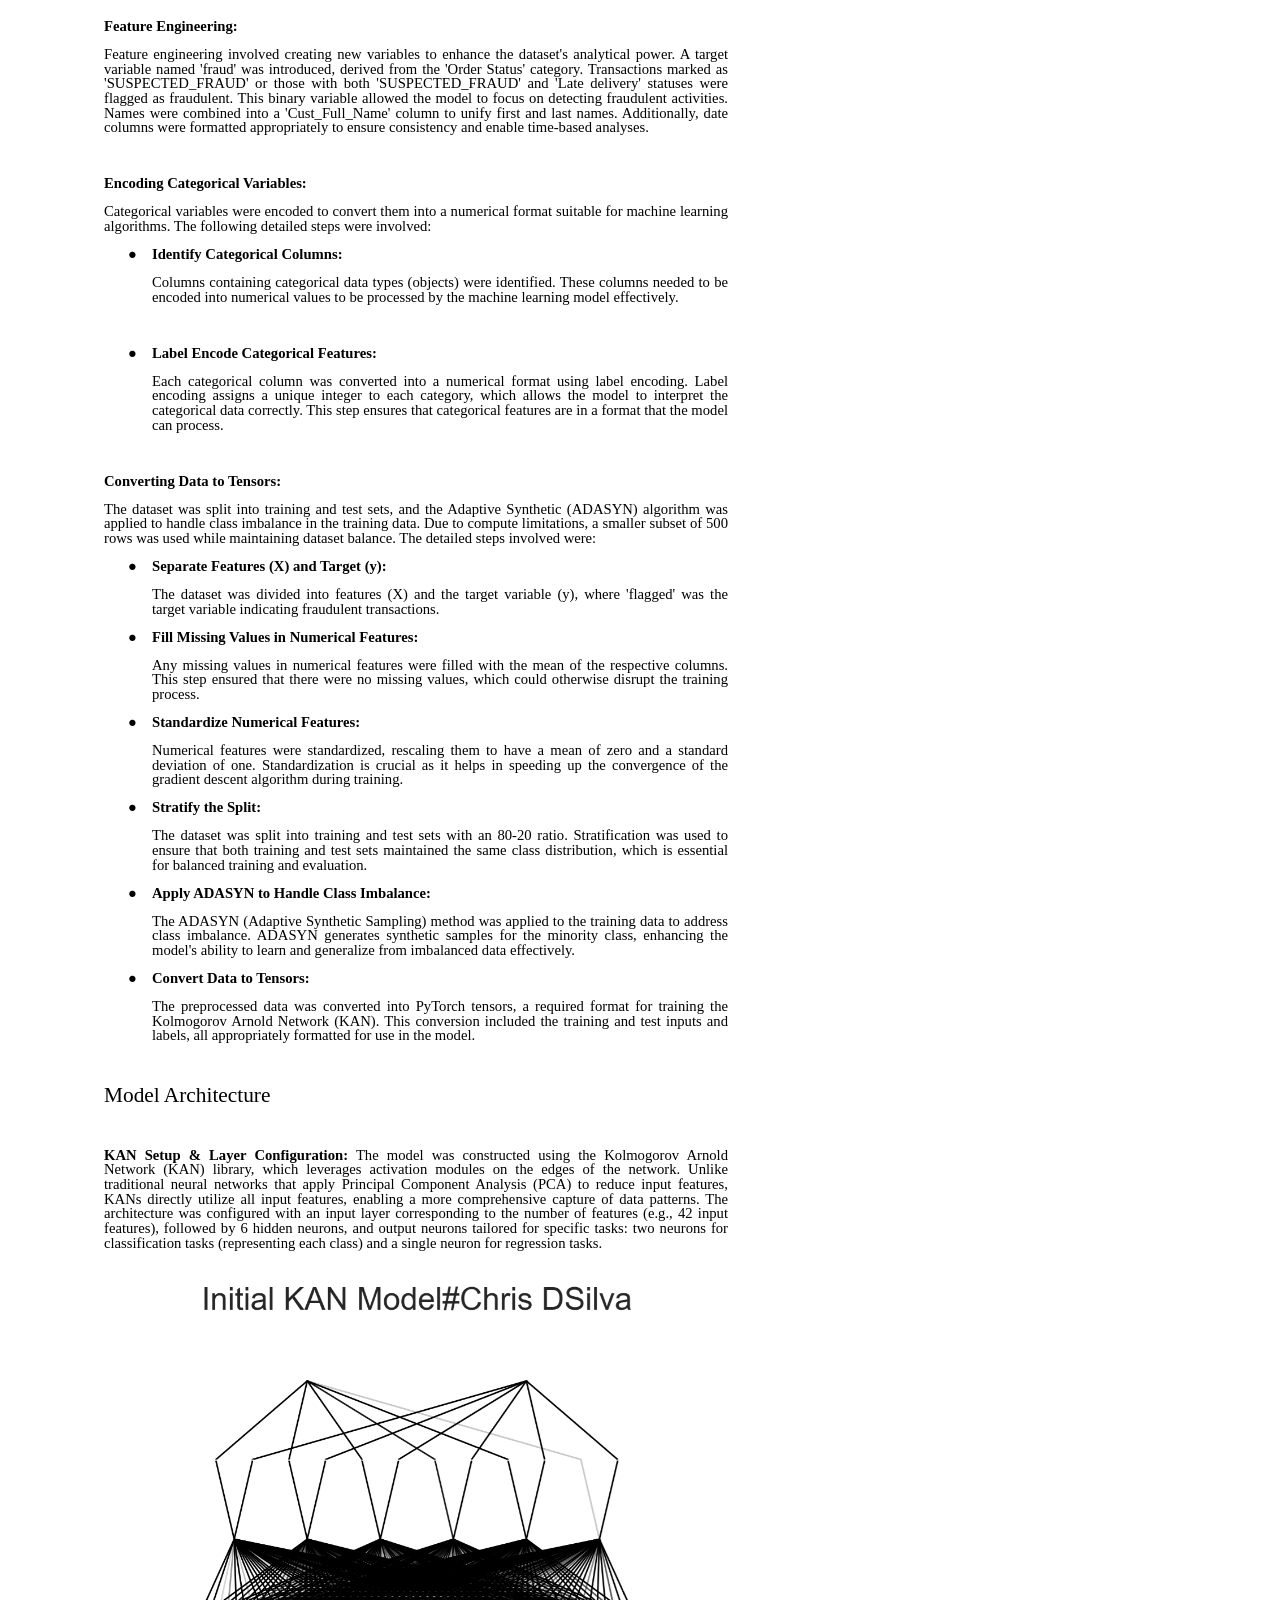
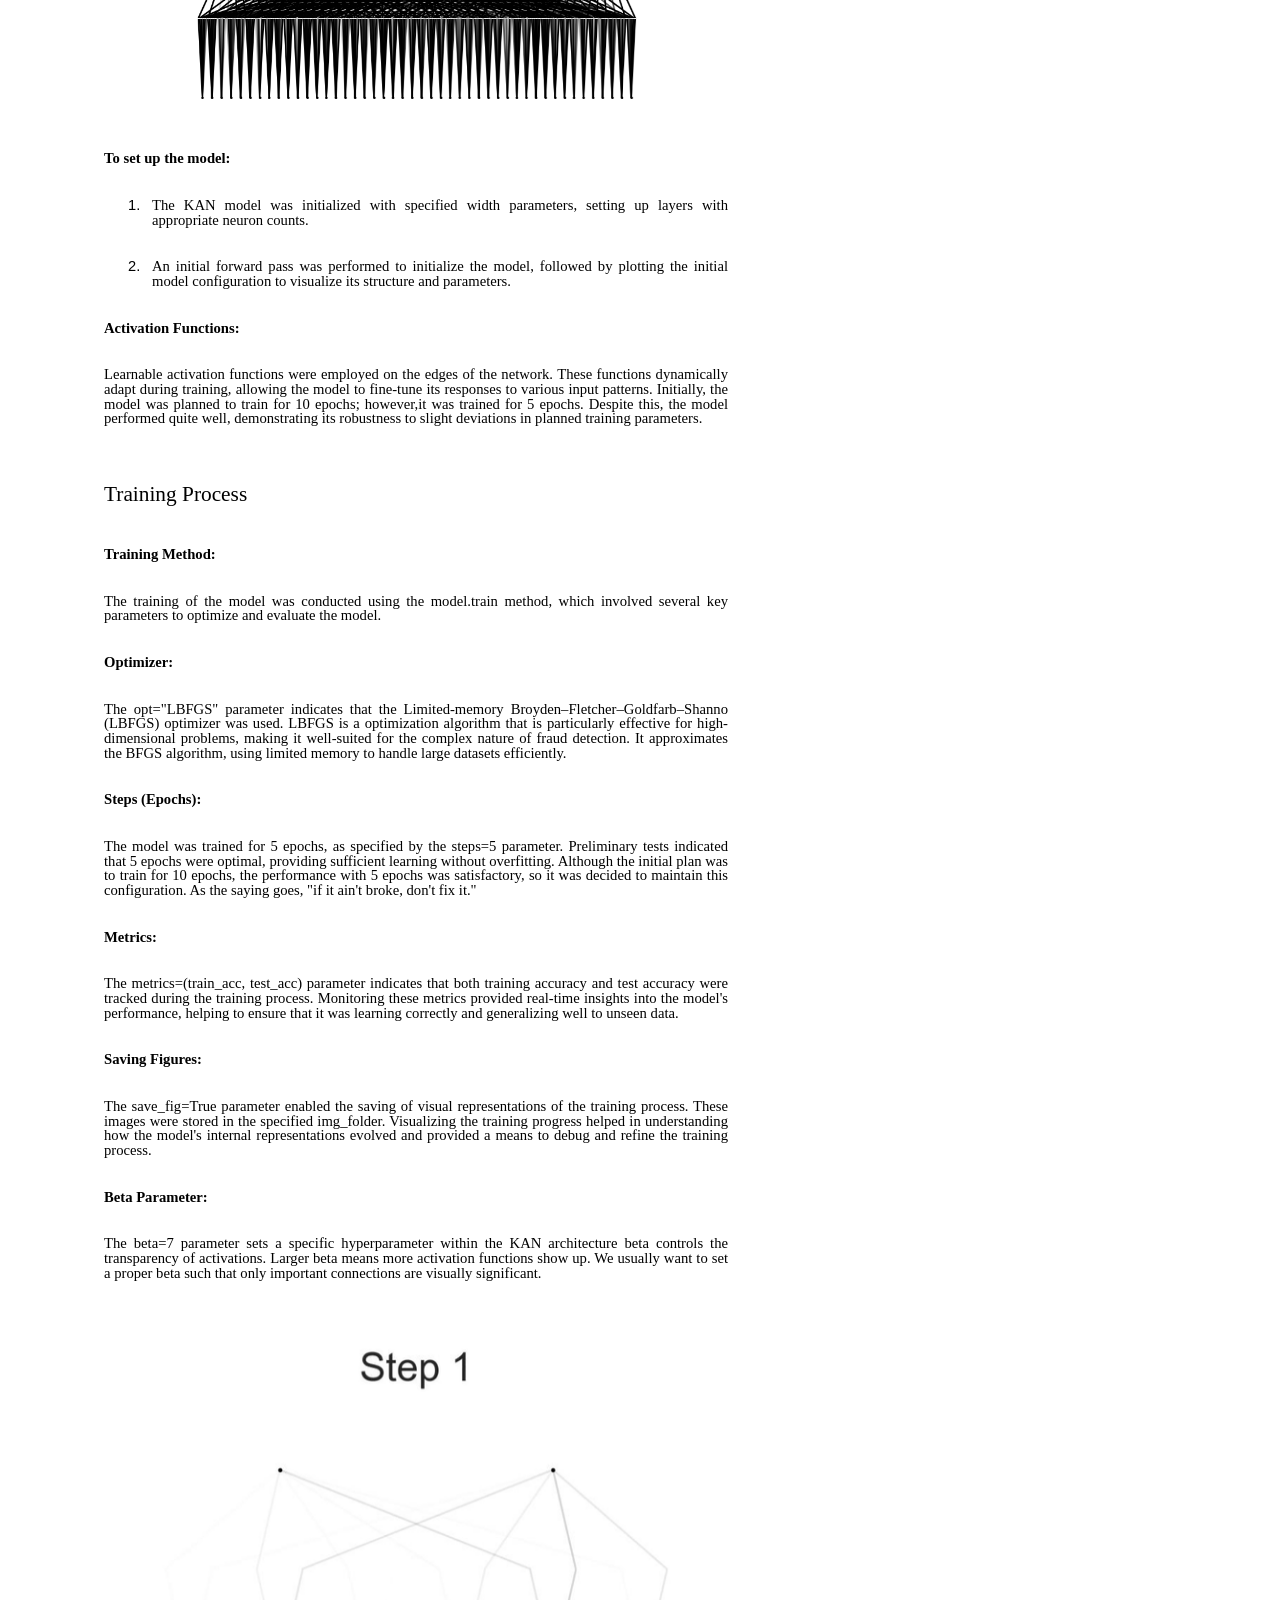
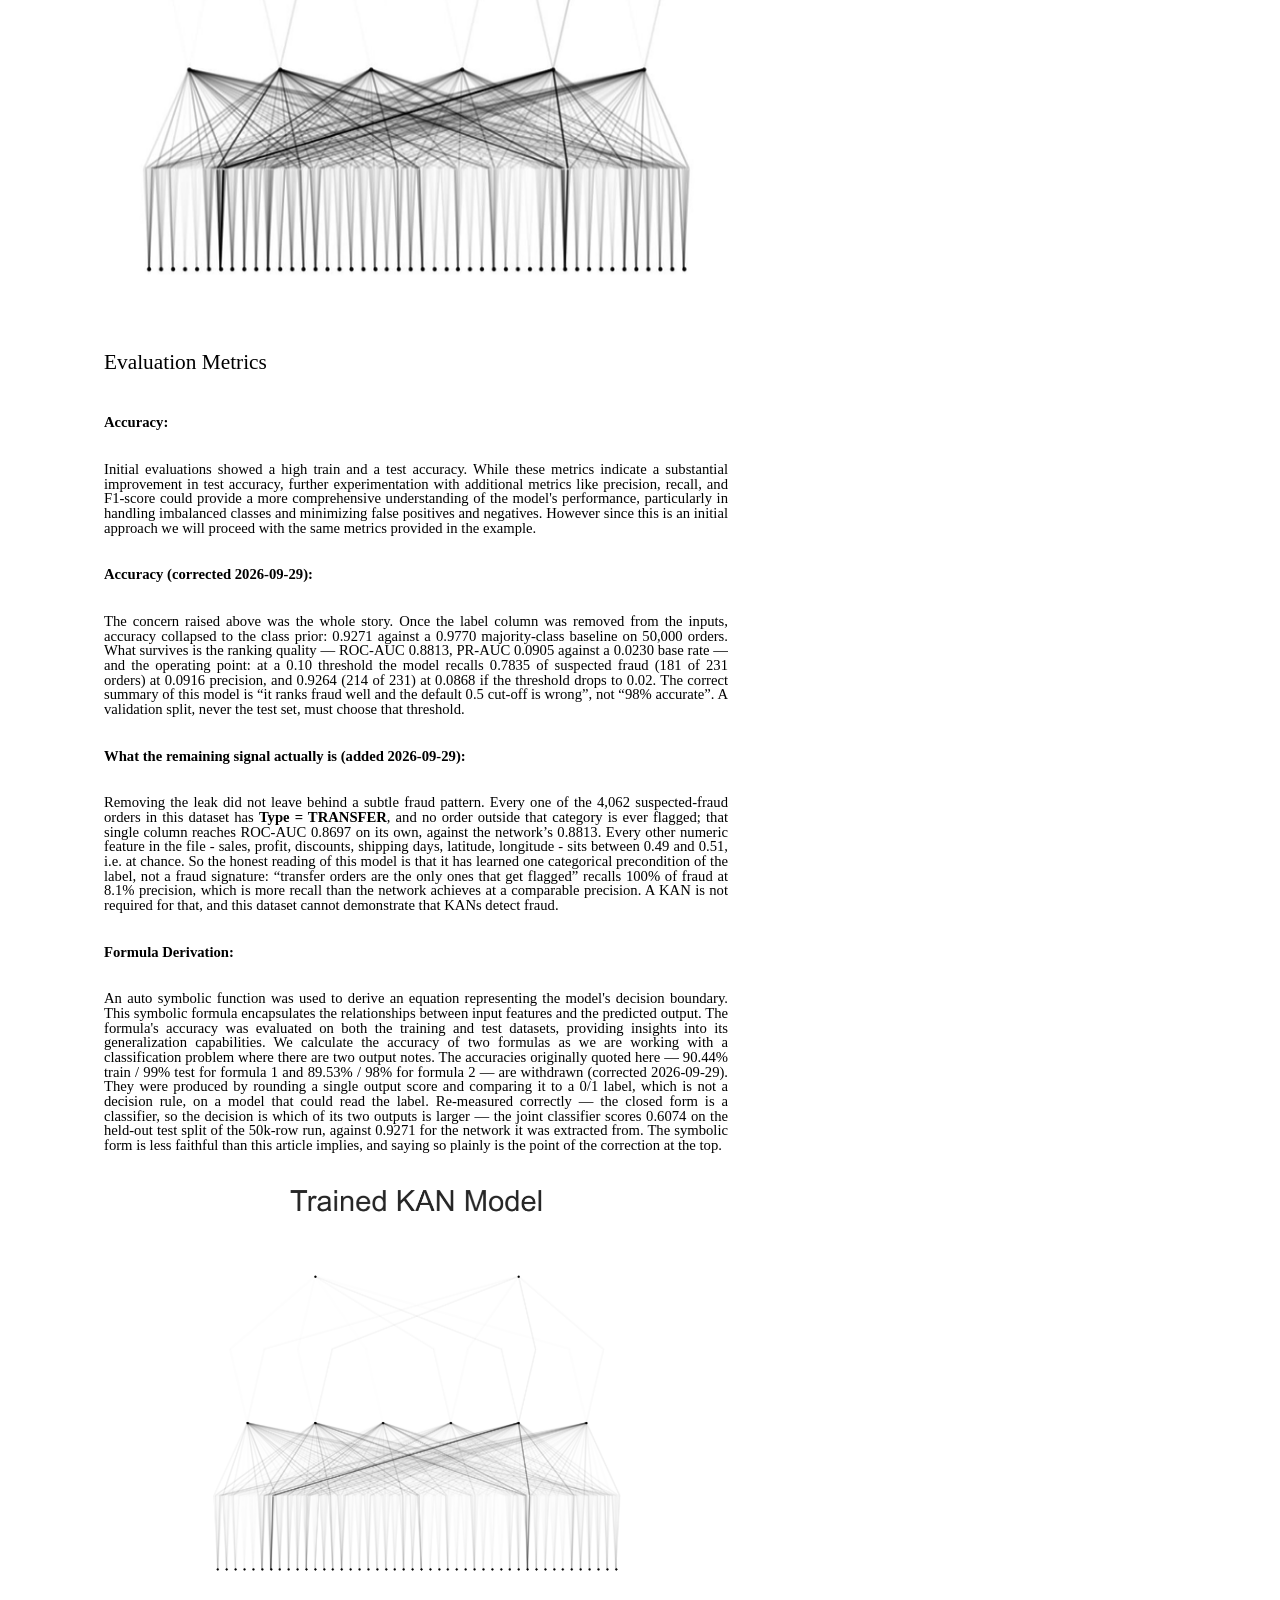
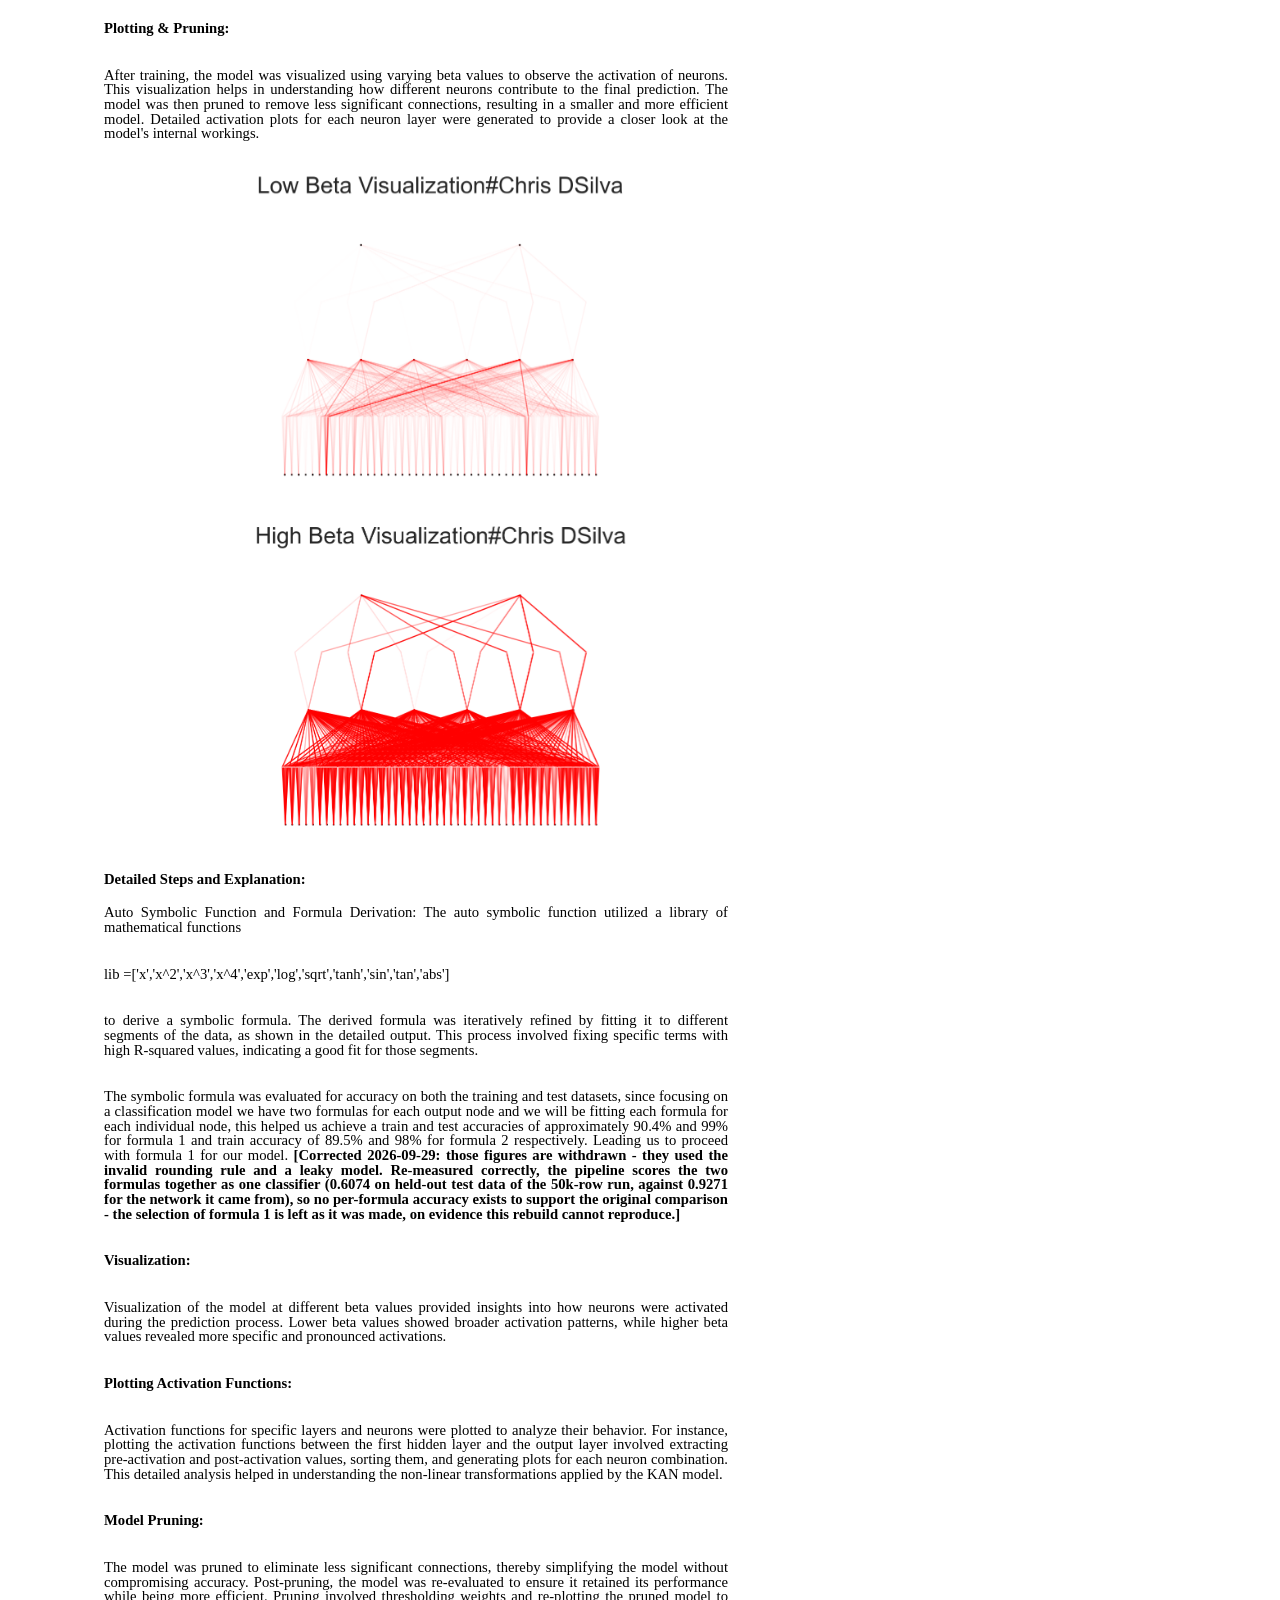
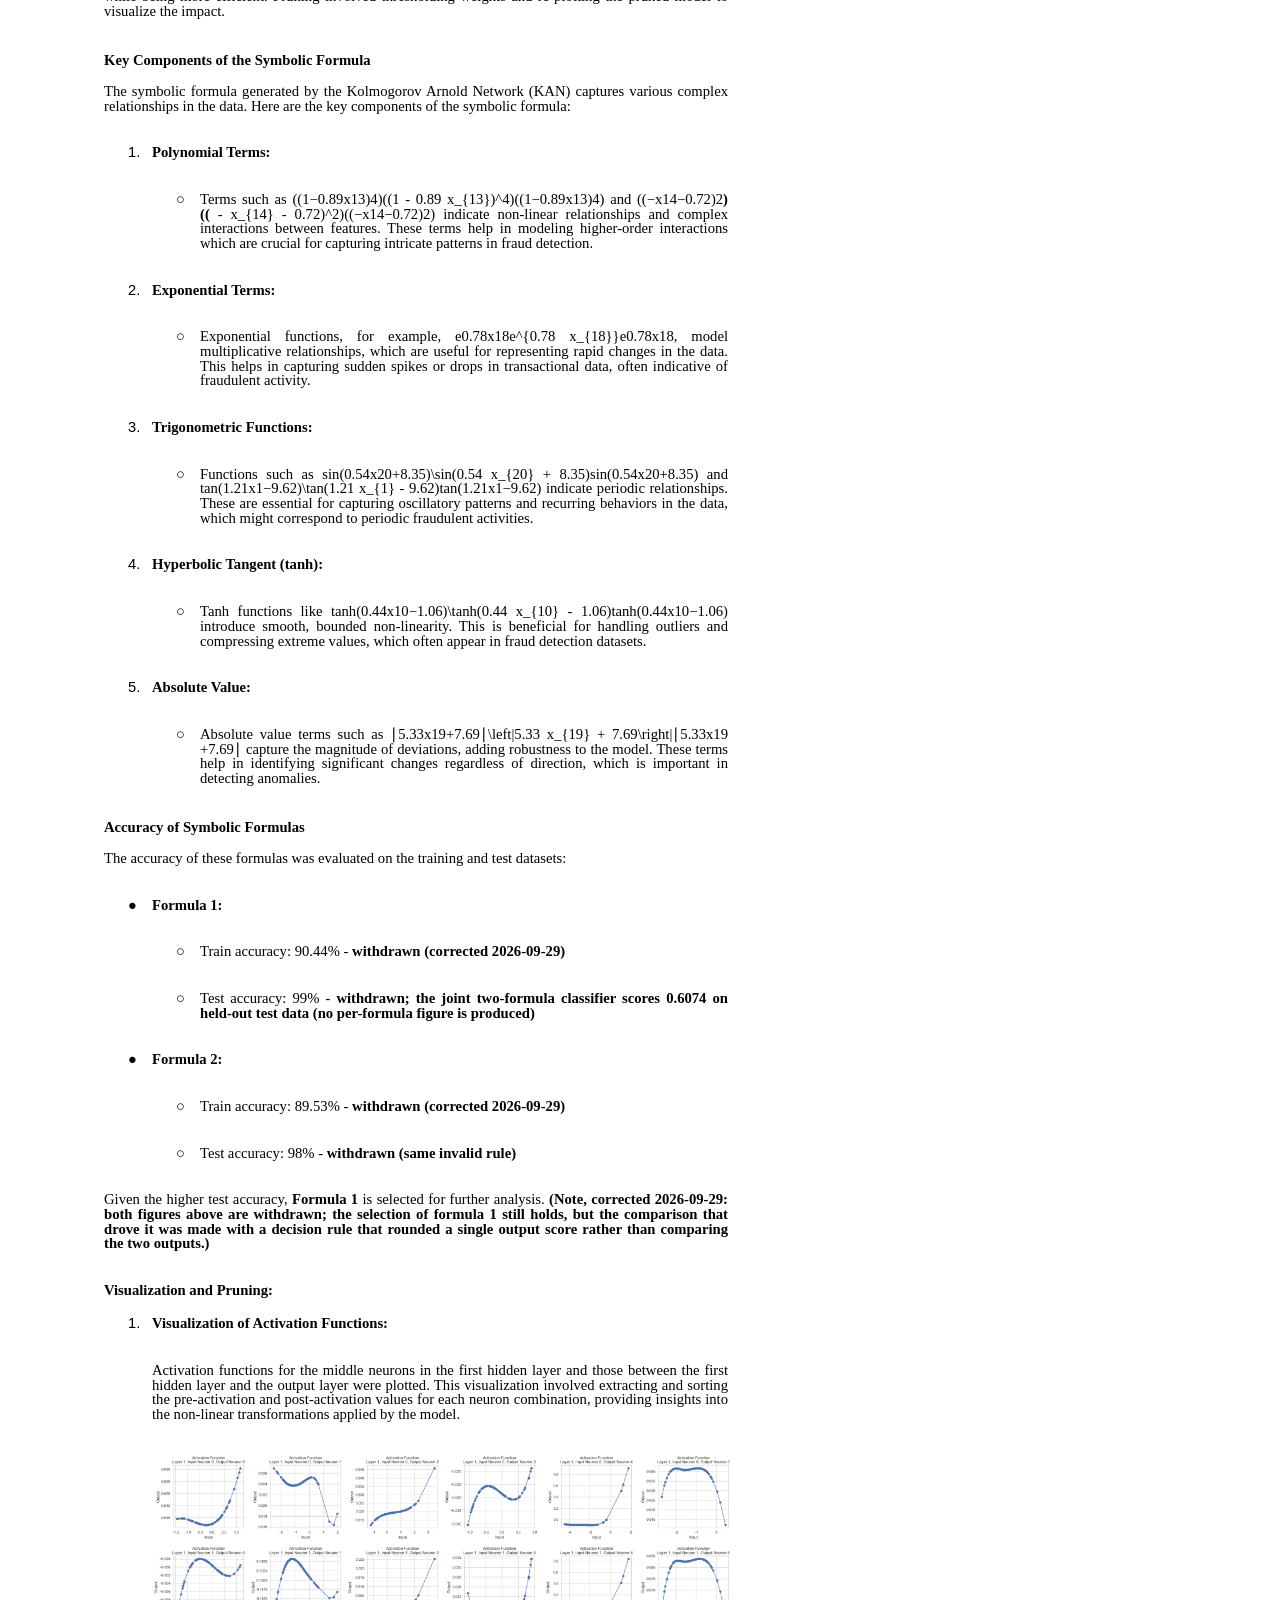
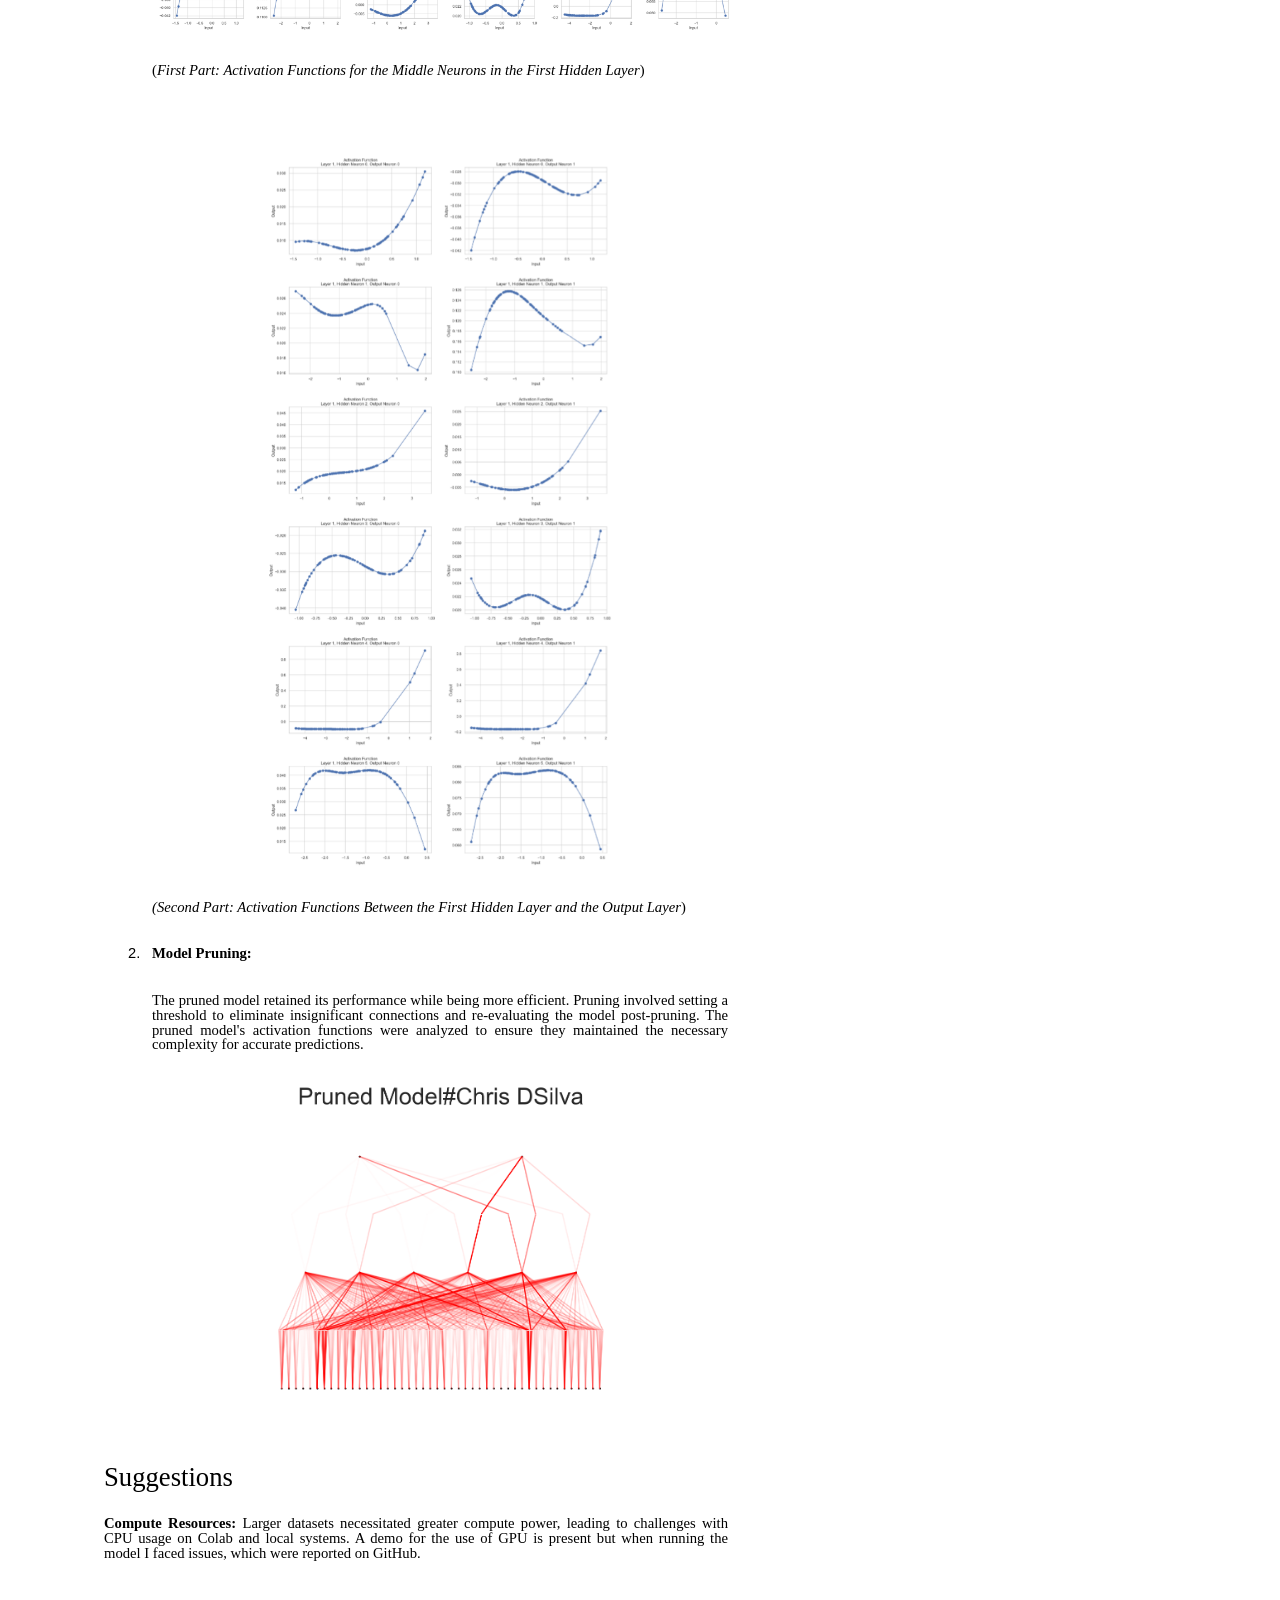
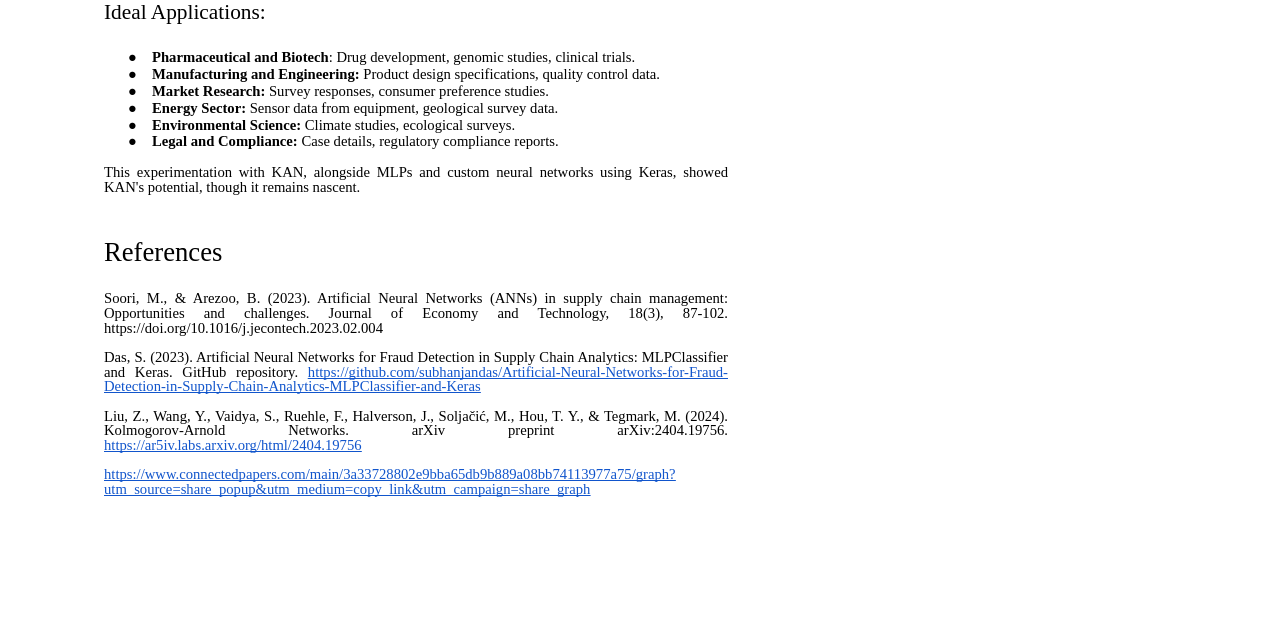
<file: assets/files/articles/KAN-Article/KANArticle.html>
<html><head><meta content="text/html; charset=UTF-8" http-equiv="content-type"><style type="text/css">@import url(https://themes.googleusercontent.com/fonts/css?kit=Lx1xfUTR4qFjwg0Z_pb902yWOW57Glq29V3__n4AGA7eUTbR4W0XOgE2iH4kL8Gh);ol.lst-kix_66gbyupz7c2o-2.start{counter-reset:lst-ctn-kix_66gbyupz7c2o-2 0}.lst-kix_cm8b7mi5zj7s-7>li{counter-increment:lst-ctn-kix_cm8b7mi5zj7s-7}ol.lst-kix_cp12buh55vu1-0{list-style-type:none}ol.lst-kix_cp12buh55vu1-1{list-style-type:none}ol.lst-kix_cp12buh55vu1-2{list-style-type:none}ol.lst-kix_cp12buh55vu1-3{list-style-type:none}ol.lst-kix_o0i1d3vp9vie-7.start{counter-reset:lst-ctn-kix_o0i1d3vp9vie-7 0}ol.lst-kix_cp12buh55vu1-4{list-style-type:none}ol.lst-kix_cp12buh55vu1-5{list-style-type:none}ol.lst-kix_cp12buh55vu1-6{list-style-type:none}ol.lst-kix_cp12buh55vu1-7{list-style-type:none}ol.lst-kix_cp12buh55vu1-8{list-style-type:none}ol.lst-kix_mw56qgy5ebrl-6.start{counter-reset:lst-ctn-kix_mw56qgy5ebrl-6 0}.lst-kix_ovw8t1m9achn-8>li{counter-increment:lst-ctn-kix_ovw8t1m9achn-8}ol.lst-kix_h7lbzmucbpr8-2.start{counter-reset:lst-ctn-kix_h7lbzmucbpr8-2 0}.lst-kix_pe4iy1bk3dub-4>li{counter-increment:lst-ctn-kix_pe4iy1bk3dub-4}.lst-kix_cp12buh55vu1-1>li{counter-increment:lst-ctn-kix_cp12buh55vu1-1}.lst-kix_o0i1d3vp9vie-7>li{counter-increment:lst-ctn-kix_o0i1d3vp9vie-7}.lst-kix_b2lhhpu5h92c-7>li:before{content:"\0025cb   "}.lst-kix_b2lhhpu5h92c-8>li:before{content:"\0025a0   "}.lst-kix_b2lhhpu5h92c-6>li:before{content:"\0025cf   "}ol.lst-kix_66gbyupz7c2o-7.start{counter-reset:lst-ctn-kix_66gbyupz7c2o-7 0}.lst-kix_b2lhhpu5h92c-3>li:before{content:"\0025cf   "}.lst-kix_b2lhhpu5h92c-4>li:before{content:"\0025cb   "}.lst-kix_h7lbzmucbpr8-1>li{counter-increment:lst-ctn-kix_h7lbzmucbpr8-1}.lst-kix_b2lhhpu5h92c-5>li:before{content:"\0025a0   "}ol.lst-kix_cp12buh55vu1-8.start{counter-reset:lst-ctn-kix_cp12buh55vu1-8 0}ol.lst-kix_cm8b7mi5zj7s-6.start{counter-reset:lst-ctn-kix_cm8b7mi5zj7s-6 0}ol.lst-kix_o0i1d3vp9vie-2.start{counter-reset:lst-ctn-kix_o0i1d3vp9vie-2 0}.lst-kix_66gbyupz7c2o-1>li{counter-increment:lst-ctn-kix_66gbyupz7c2o-1}.lst-kix_cp12buh55vu1-5>li{counter-increment:lst-ctn-kix_cp12buh55vu1-5}ol.lst-kix_39rdv2dwo55c-8{list-style-type:none}.lst-kix_b2lhhpu5h92c-0>li:before{content:"\0025cf   "}ol.lst-kix_39rdv2dwo55c-4{list-style-type:none}ol.lst-kix_cp12buh55vu1-3.start{counter-reset:lst-ctn-kix_cp12buh55vu1-3 0}ol.lst-kix_h7lbzmucbpr8-7.start{counter-reset:lst-ctn-kix_h7lbzmucbpr8-7 0}.lst-kix_b2lhhpu5h92c-2>li:before{content:"\0025a0   "}ol.lst-kix_39rdv2dwo55c-5{list-style-type:none}ol.lst-kix_39rdv2dwo55c-5.start{counter-reset:lst-ctn-kix_39rdv2dwo55c-5 0}ol.lst-kix_39rdv2dwo55c-6{list-style-type:none}.lst-kix_ucizzsy5kc67-7>li{counter-increment:lst-ctn-kix_ucizzsy5kc67-7}ol.lst-kix_39rdv2dwo55c-7{list-style-type:none}ol.lst-kix_39rdv2dwo55c-0{list-style-type:none}ol.lst-kix_39rdv2dwo55c-1{list-style-type:none}.lst-kix_39rdv2dwo55c-1>li{counter-increment:lst-ctn-kix_39rdv2dwo55c-1}ol.lst-kix_39rdv2dwo55c-2{list-style-type:none}ol.lst-kix_39rdv2dwo55c-3{list-style-type:none}.lst-kix_cm8b7mi5zj7s-0>li{counter-increment:lst-ctn-kix_cm8b7mi5zj7s-0}.lst-kix_b2lhhpu5h92c-1>li:before{content:"\0025cb   "}.lst-kix_cm8b7mi5zj7s-3>li{counter-increment:lst-ctn-kix_cm8b7mi5zj7s-3}.lst-kix_h7lbzmucbpr8-4>li{counter-increment:lst-ctn-kix_h7lbzmucbpr8-4}.lst-kix_mw56qgy5ebrl-4>li{counter-increment:lst-ctn-kix_mw56qgy5ebrl-4}.lst-kix_h7lbzmucbpr8-5>li{counter-increment:lst-ctn-kix_h7lbzmucbpr8-5}.lst-kix_mw56qgy5ebrl-3>li{counter-increment:lst-ctn-kix_mw56qgy5ebrl-3}.lst-kix_pe4iy1bk3dub-8>li{counter-increment:lst-ctn-kix_pe4iy1bk3dub-8}ol.lst-kix_ucizzsy5kc67-1.start{counter-reset:lst-ctn-kix_ucizzsy5kc67-1 0}ul.lst-kix_ovw8t1m9achn-1{list-style-type:none}.lst-kix_cm8b7mi5zj7s-0>li:before{content:"" counter(lst-ctn-kix_cm8b7mi5zj7s-0,decimal) ". "}.lst-kix_h7lbzmucbpr8-4>li:before{content:"" counter(lst-ctn-kix_h7lbzmucbpr8-4,lower-latin) ". "}.lst-kix_h7lbzmucbpr8-6>li:before{content:"" counter(lst-ctn-kix_h7lbzmucbpr8-6,decimal) ". "}ol.lst-kix_39rdv2dwo55c-3.start{counter-reset:lst-ctn-kix_39rdv2dwo55c-3 0}ul.lst-kix_e8z65sy6j8cx-3{list-style-type:none}.lst-kix_cm8b7mi5zj7s-4>li:before{content:"" counter(lst-ctn-kix_cm8b7mi5zj7s-4,lower-latin) ". "}ul.lst-kix_e8z65sy6j8cx-2{list-style-type:none}ul.lst-kix_e8z65sy6j8cx-1{list-style-type:none}.lst-kix_h7lbzmucbpr8-0>li:before{content:"" counter(lst-ctn-kix_h7lbzmucbpr8-0,decimal) ". "}.lst-kix_h7lbzmucbpr8-2>li:before{content:"" counter(lst-ctn-kix_h7lbzmucbpr8-2,lower-roman) ". "}ul.lst-kix_e8z65sy6j8cx-0{list-style-type:none}.lst-kix_h7lbzmucbpr8-8>li:before{content:"" counter(lst-ctn-kix_h7lbzmucbpr8-8,lower-roman) ". "}ol.lst-kix_pe4iy1bk3dub-0.start{counter-reset:lst-ctn-kix_pe4iy1bk3dub-0 0}.lst-kix_cm8b7mi5zj7s-2>li:before{content:"" counter(lst-ctn-kix_cm8b7mi5zj7s-2,lower-roman) ". "}ol.lst-kix_39rdv2dwo55c-0.start{counter-reset:lst-ctn-kix_39rdv2dwo55c-0 0}ul.lst-kix_e8z65sy6j8cx-8{list-style-type:none}ul.lst-kix_e8z65sy6j8cx-7{list-style-type:none}ol.lst-kix_ovw8t1m9achn-7.start{counter-reset:lst-ctn-kix_ovw8t1m9achn-7 0}ul.lst-kix_e8z65sy6j8cx-6{list-style-type:none}ul.lst-kix_e8z65sy6j8cx-5{list-style-type:none}ul.lst-kix_e8z65sy6j8cx-4{list-style-type:none}.lst-kix_mw56qgy5ebrl-8>li:before{content:"" counter(lst-ctn-kix_mw56qgy5ebrl-8,lower-roman) ". "}.lst-kix_39rdv2dwo55c-5>li{counter-increment:lst-ctn-kix_39rdv2dwo55c-5}.lst-kix_y87gx19sqwll-3>li:before{content:"\0025cf   "}.lst-kix_y87gx19sqwll-5>li:before{content:"\0025a0   "}ol.lst-kix_h7lbzmucbpr8-4.start{counter-reset:lst-ctn-kix_h7lbzmucbpr8-4 0}.lst-kix_o0i1d3vp9vie-4>li:before{content:"" counter(lst-ctn-kix_o0i1d3vp9vie-4,lower-latin) ". "}.lst-kix_mw56qgy5ebrl-4>li:before{content:"" counter(lst-ctn-kix_mw56qgy5ebrl-4,lower-latin) ". "}.lst-kix_o0i1d3vp9vie-2>li:before{content:"" counter(lst-ctn-kix_o0i1d3vp9vie-2,lower-roman) ". "}.lst-kix_y87gx19sqwll-1>li:before{content:"\0025cb   "}.lst-kix_mw56qgy5ebrl-6>li:before{content:"" counter(lst-ctn-kix_mw56qgy5ebrl-6,decimal) ". "}.lst-kix_66gbyupz7c2o-8>li{counter-increment:lst-ctn-kix_66gbyupz7c2o-8}.lst-kix_o0i1d3vp9vie-0>li:before{content:"" counter(lst-ctn-kix_o0i1d3vp9vie-0,decimal) ". "}.lst-kix_ucizzsy5kc67-3>li{counter-increment:lst-ctn-kix_ucizzsy5kc67-3}.lst-kix_o0i1d3vp9vie-0>li{counter-increment:lst-ctn-kix_o0i1d3vp9vie-0}ol.lst-kix_o0i1d3vp9vie-0.start{counter-reset:lst-ctn-kix_o0i1d3vp9vie-0 0}ol.lst-kix_mw56qgy5ebrl-8.start{counter-reset:lst-ctn-kix_mw56qgy5ebrl-8 0}.lst-kix_y87gx19sqwll-7>li:before{content:"\0025cb   "}ol.lst-kix_cp12buh55vu1-6.start{counter-reset:lst-ctn-kix_cp12buh55vu1-6 0}.lst-kix_66gbyupz7c2o-0>li{counter-increment:lst-ctn-kix_66gbyupz7c2o-0}ul.lst-kix_f99fy5d4vps7-5{list-style-type:none}.lst-kix_ucizzsy5kc67-8>li:before{content:"" counter(lst-ctn-kix_ucizzsy5kc67-8,lower-roman) ". "}ul.lst-kix_f99fy5d4vps7-6{list-style-type:none}ul.lst-kix_f99fy5d4vps7-3{list-style-type:none}ul.lst-kix_f99fy5d4vps7-4{list-style-type:none}ul.lst-kix_f99fy5d4vps7-1{list-style-type:none}ul.lst-kix_f99fy5d4vps7-2{list-style-type:none}.lst-kix_ucizzsy5kc67-7>li:before{content:"" counter(lst-ctn-kix_ucizzsy5kc67-7,lower-latin) ". "}.lst-kix_pe4iy1bk3dub-3>li{counter-increment:lst-ctn-kix_pe4iy1bk3dub-3}ul.lst-kix_f99fy5d4vps7-0{list-style-type:none}.lst-kix_yixn3oc44ylt-0>li:before{content:"\0025cf   "}ol.lst-kix_39rdv2dwo55c-7.start{counter-reset:lst-ctn-kix_39rdv2dwo55c-7 0}.lst-kix_yixn3oc44ylt-1>li:before{content:"\0025cb   "}.lst-kix_ucizzsy5kc67-0>li:before{content:"" counter(lst-ctn-kix_ucizzsy5kc67-0,decimal) ". "}ol.lst-kix_pe4iy1bk3dub-7.start{counter-reset:lst-ctn-kix_pe4iy1bk3dub-7 0}.lst-kix_ucizzsy5kc67-6>li{counter-increment:lst-ctn-kix_ucizzsy5kc67-6}ol.lst-kix_cm8b7mi5zj7s-8.start{counter-reset:lst-ctn-kix_cm8b7mi5zj7s-8 0}ul.lst-kix_f99fy5d4vps7-7{list-style-type:none}ul.lst-kix_f99fy5d4vps7-8{list-style-type:none}ul.lst-kix_65b78o24jm6h-3{list-style-type:none}.lst-kix_cp12buh55vu1-6>li:before{content:"" counter(lst-ctn-kix_cp12buh55vu1-6,decimal) ". "}ul.lst-kix_65b78o24jm6h-4{list-style-type:none}ul.lst-kix_65b78o24jm6h-5{list-style-type:none}ol.lst-kix_h7lbzmucbpr8-5.start{counter-reset:lst-ctn-kix_h7lbzmucbpr8-5 0}ul.lst-kix_65b78o24jm6h-6{list-style-type:none}.lst-kix_ucizzsy5kc67-8>li{counter-increment:lst-ctn-kix_ucizzsy5kc67-8}ol.lst-kix_cm8b7mi5zj7s-6{list-style-type:none}ul.lst-kix_65b78o24jm6h-0{list-style-type:none}ol.lst-kix_cm8b7mi5zj7s-5{list-style-type:none}ul.lst-kix_65b78o24jm6h-1{list-style-type:none}ol.lst-kix_cm8b7mi5zj7s-8{list-style-type:none}.lst-kix_cp12buh55vu1-7>li:before{content:"" counter(lst-ctn-kix_cp12buh55vu1-7,lower-latin) ". "}ul.lst-kix_65b78o24jm6h-2{list-style-type:none}.lst-kix_b43cg424v2be-0>li:before{content:"\0025cf   "}ol.lst-kix_cm8b7mi5zj7s-7{list-style-type:none}.lst-kix_yixn3oc44ylt-8>li:before{content:"\0025a0   "}.lst-kix_b43cg424v2be-1>li:before{content:"\0025cb   "}ul.lst-kix_65b78o24jm6h-7{list-style-type:none}ul.lst-kix_65b78o24jm6h-8{list-style-type:none}.lst-kix_b43cg424v2be-4>li:before{content:"\0025cb   "}.lst-kix_mw56qgy5ebrl-1>li:before{content:"" counter(lst-ctn-kix_mw56qgy5ebrl-1,lower-latin) ". "}.lst-kix_yixn3oc44ylt-4>li:before{content:"\0025cb   "}.lst-kix_b43cg424v2be-5>li:before{content:"\0025a0   "}.lst-kix_ucizzsy5kc67-3>li:before{content:"" counter(lst-ctn-kix_ucizzsy5kc67-3,decimal) ". "}.lst-kix_ucizzsy5kc67-4>li:before{content:"" counter(lst-ctn-kix_ucizzsy5kc67-4,lower-latin) ". "}.lst-kix_mw56qgy5ebrl-2>li:before{content:"" counter(lst-ctn-kix_mw56qgy5ebrl-2,lower-roman) ". "}.lst-kix_yixn3oc44ylt-5>li:before{content:"\0025a0   "}.lst-kix_o0i1d3vp9vie-8>li{counter-increment:lst-ctn-kix_o0i1d3vp9vie-8}ol.lst-kix_mw56qgy5ebrl-3.start{counter-reset:lst-ctn-kix_mw56qgy5ebrl-3 0}.lst-kix_o0i1d3vp9vie-5>li:before{content:"" counter(lst-ctn-kix_o0i1d3vp9vie-5,lower-roman) ". "}.lst-kix_h7lbzmucbpr8-0>li{counter-increment:lst-ctn-kix_h7lbzmucbpr8-0}.lst-kix_ovw8t1m9achn-0>li{counter-increment:lst-ctn-kix_ovw8t1m9achn-0}.lst-kix_o0i1d3vp9vie-1>li{counter-increment:lst-ctn-kix_o0i1d3vp9vie-1}.lst-kix_o0i1d3vp9vie-8>li:before{content:"" counter(lst-ctn-kix_o0i1d3vp9vie-8,lower-roman) ". "}.lst-kix_b43cg424v2be-8>li:before{content:"\0025a0   "}.lst-kix_h7lbzmucbpr8-7>li{counter-increment:lst-ctn-kix_h7lbzmucbpr8-7}.lst-kix_pe4iy1bk3dub-4>li:before{content:"" counter(lst-ctn-kix_pe4iy1bk3dub-4,lower-latin) ". "}.lst-kix_pe4iy1bk3dub-5>li:before{content:"" counter(lst-ctn-kix_pe4iy1bk3dub-5,lower-roman) ". "}ul.lst-kix_9s7vlq2uinra-3{list-style-type:none}ul.lst-kix_9s7vlq2uinra-2{list-style-type:none}.lst-kix_cm8b7mi5zj7s-8>li:before{content:"" counter(lst-ctn-kix_cm8b7mi5zj7s-8,lower-roman) ". "}ol.lst-kix_39rdv2dwo55c-6.start{counter-reset:lst-ctn-kix_39rdv2dwo55c-6 0}ul.lst-kix_9s7vlq2uinra-1{list-style-type:none}ul.lst-kix_9s7vlq2uinra-0{list-style-type:none}.lst-kix_cm8b7mi5zj7s-5>li:before{content:"" counter(lst-ctn-kix_cm8b7mi5zj7s-5,lower-roman) ". "}ol.lst-kix_cm8b7mi5zj7s-2{list-style-type:none}ol.lst-kix_cm8b7mi5zj7s-1{list-style-type:none}ol.lst-kix_cm8b7mi5zj7s-4{list-style-type:none}.lst-kix_9s7vlq2uinra-1>li:before{content:"\0025cb   "}ul.lst-kix_9s7vlq2uinra-8{list-style-type:none}ol.lst-kix_cm8b7mi5zj7s-3{list-style-type:none}ul.lst-kix_9s7vlq2uinra-7{list-style-type:none}ul.lst-kix_9s7vlq2uinra-6{list-style-type:none}.lst-kix_pe4iy1bk3dub-0>li:before{content:"" counter(lst-ctn-kix_pe4iy1bk3dub-0,decimal) ". "}.lst-kix_pe4iy1bk3dub-1>li:before{content:"\0025cb   "}ul.lst-kix_9s7vlq2uinra-5{list-style-type:none}ol.lst-kix_cm8b7mi5zj7s-0{list-style-type:none}.lst-kix_9s7vlq2uinra-0>li:before{content:"\0025cf   "}ul.lst-kix_9s7vlq2uinra-4{list-style-type:none}ol.lst-kix_pe4iy1bk3dub-2.start{counter-reset:lst-ctn-kix_pe4iy1bk3dub-2 0}.lst-kix_be6hvaw2cwb8-6>li:before{content:"\0025cf   "}.lst-kix_65b78o24jm6h-7>li:before{content:"\0025cb   "}.lst-kix_be6hvaw2cwb8-5>li:before{content:"\0025a0   "}.lst-kix_9s7vlq2uinra-5>li:before{content:"\0025a0   "}.lst-kix_cp12buh55vu1-8>li{counter-increment:lst-ctn-kix_cp12buh55vu1-8}ol.lst-kix_mw56qgy5ebrl-4.start{counter-reset:lst-ctn-kix_mw56qgy5ebrl-4 0}.lst-kix_cp12buh55vu1-3>li:before{content:"" counter(lst-ctn-kix_cp12buh55vu1-3,decimal) ". "}.lst-kix_cp12buh55vu1-2>li:before{content:"" counter(lst-ctn-kix_cp12buh55vu1-2,lower-roman) ". "}.lst-kix_66gbyupz7c2o-7>li{counter-increment:lst-ctn-kix_66gbyupz7c2o-7}.lst-kix_65b78o24jm6h-6>li:before{content:"\0025cf   "}.lst-kix_9s7vlq2uinra-4>li:before{content:"\0025cb   "}ol.lst-kix_pe4iy1bk3dub-8.start{counter-reset:lst-ctn-kix_pe4iy1bk3dub-8 0}.lst-kix_be6hvaw2cwb8-2>li:before{content:"\0025a0   "}.lst-kix_65b78o24jm6h-3>li:before{content:"\0025cf   "}.lst-kix_cm8b7mi5zj7s-6>li{counter-increment:lst-ctn-kix_cm8b7mi5zj7s-6}.lst-kix_be6hvaw2cwb8-1>li:before{content:"\0025cb   "}.lst-kix_ucizzsy5kc67-4>li{counter-increment:lst-ctn-kix_ucizzsy5kc67-4}.lst-kix_mw56qgy5ebrl-8>li{counter-increment:lst-ctn-kix_mw56qgy5ebrl-8}.lst-kix_65b78o24jm6h-2>li:before{content:"\0025a0   "}.lst-kix_pe4iy1bk3dub-8>li:before{content:"" counter(lst-ctn-kix_pe4iy1bk3dub-8,lower-roman) ". "}.lst-kix_9s7vlq2uinra-8>li:before{content:"\0025a0   "}.lst-kix_ovw8t1m9achn-2>li:before{content:"" counter(lst-ctn-kix_ovw8t1m9achn-2,lower-roman) ". "}.lst-kix_66gbyupz7c2o-5>li:before{content:"" counter(lst-ctn-kix_66gbyupz7c2o-5,lower-roman) ". "}.lst-kix_39rdv2dwo55c-8>li{counter-increment:lst-ctn-kix_39rdv2dwo55c-8}ol.lst-kix_cm8b7mi5zj7s-1.start{counter-reset:lst-ctn-kix_cm8b7mi5zj7s-1 0}.lst-kix_ovw8t1m9achn-6>li:before{content:"" counter(lst-ctn-kix_ovw8t1m9achn-6,decimal) ". "}.lst-kix_66gbyupz7c2o-1>li:before{content:"" counter(lst-ctn-kix_66gbyupz7c2o-1,lower-latin) ". "}.lst-kix_o0i1d3vp9vie-3>li{counter-increment:lst-ctn-kix_o0i1d3vp9vie-3}.lst-kix_66gbyupz7c2o-5>li{counter-increment:lst-ctn-kix_66gbyupz7c2o-5}.lst-kix_ovw8t1m9achn-3>li{counter-increment:lst-ctn-kix_ovw8t1m9achn-3}ol.lst-kix_cm8b7mi5zj7s-4.start{counter-reset:lst-ctn-kix_cm8b7mi5zj7s-4 0}.lst-kix_h7lbzmucbpr8-5>li:before{content:"" counter(lst-ctn-kix_h7lbzmucbpr8-5,lower-roman) ". "}.lst-kix_cm8b7mi5zj7s-1>li:before{content:"" counter(lst-ctn-kix_cm8b7mi5zj7s-1,lower-latin) ". "}.lst-kix_h7lbzmucbpr8-1>li:before{content:"" counter(lst-ctn-kix_h7lbzmucbpr8-1,lower-latin) ". "}.lst-kix_xwrvmwfceqeq-6>li:before{content:"\0025cf   "}.lst-kix_ovw8t1m9achn-5>li{counter-increment:lst-ctn-kix_ovw8t1m9achn-5}ol.lst-kix_pe4iy1bk3dub-3.start{counter-reset:lst-ctn-kix_pe4iy1bk3dub-3 0}ol.lst-kix_pe4iy1bk3dub-6.start{counter-reset:lst-ctn-kix_pe4iy1bk3dub-6 0}.lst-kix_pe4iy1bk3dub-6>li{counter-increment:lst-ctn-kix_pe4iy1bk3dub-6}.lst-kix_y87gx19sqwll-4>li:before{content:"\0025cb   "}.lst-kix_y87gx19sqwll-8>li:before{content:"\0025a0   "}.lst-kix_mw56qgy5ebrl-6>li{counter-increment:lst-ctn-kix_mw56qgy5ebrl-6}.lst-kix_mw56qgy5ebrl-1>li{counter-increment:lst-ctn-kix_mw56qgy5ebrl-1}.lst-kix_mw56qgy5ebrl-5>li:before{content:"" counter(lst-ctn-kix_mw56qgy5ebrl-5,lower-roman) ". "}.lst-kix_cm8b7mi5zj7s-4>li{counter-increment:lst-ctn-kix_cm8b7mi5zj7s-4}.lst-kix_o0i1d3vp9vie-1>li:before{content:"" counter(lst-ctn-kix_o0i1d3vp9vie-1,lower-latin) ". "}ul.lst-kix_xwrvmwfceqeq-8{list-style-type:none}ul.lst-kix_xwrvmwfceqeq-7{list-style-type:none}.lst-kix_h7lbzmucbpr8-2>li{counter-increment:lst-ctn-kix_h7lbzmucbpr8-2}ol.lst-kix_mw56qgy5ebrl-2.start{counter-reset:lst-ctn-kix_mw56qgy5ebrl-2 0}.lst-kix_y87gx19sqwll-0>li:before{content:"\0025cf   "}ul.lst-kix_xwrvmwfceqeq-2{list-style-type:none}ul.lst-kix_xwrvmwfceqeq-1{list-style-type:none}ul.lst-kix_xwrvmwfceqeq-0{list-style-type:none}ul.lst-kix_xwrvmwfceqeq-6{list-style-type:none}ul.lst-kix_xwrvmwfceqeq-5{list-style-type:none}ul.lst-kix_xwrvmwfceqeq-4{list-style-type:none}ol.lst-kix_cm8b7mi5zj7s-3.start{counter-reset:lst-ctn-kix_cm8b7mi5zj7s-3 0}ul.lst-kix_xwrvmwfceqeq-3{list-style-type:none}ol.lst-kix_pe4iy1bk3dub-5.start{counter-reset:lst-ctn-kix_pe4iy1bk3dub-5 0}ol.lst-kix_mw56qgy5ebrl-1.start{counter-reset:lst-ctn-kix_mw56qgy5ebrl-1 0}ol.lst-kix_cm8b7mi5zj7s-2.start{counter-reset:lst-ctn-kix_cm8b7mi5zj7s-2 0}ol.lst-kix_39rdv2dwo55c-8.start{counter-reset:lst-ctn-kix_39rdv2dwo55c-8 0}.lst-kix_a1e9apsw70ms-7>li:before{content:"\0025cb   "}ol.lst-kix_ucizzsy5kc67-5.start{counter-reset:lst-ctn-kix_ucizzsy5kc67-5 0}.lst-kix_39rdv2dwo55c-3>li:before{content:"" counter(lst-ctn-kix_39rdv2dwo55c-3,decimal) ". "}.lst-kix_39rdv2dwo55c-5>li:before{content:"" counter(lst-ctn-kix_39rdv2dwo55c-5,lower-roman) ". "}.lst-kix_f99fy5d4vps7-0>li:before{content:"\0025cf   "}ol.lst-kix_mw56qgy5ebrl-0.start{counter-reset:lst-ctn-kix_mw56qgy5ebrl-0 0}.lst-kix_a1e9apsw70ms-6>li:before{content:"\0025cf   "}.lst-kix_39rdv2dwo55c-2>li:before{content:"" counter(lst-ctn-kix_39rdv2dwo55c-2,lower-roman) ". "}.lst-kix_39rdv2dwo55c-6>li:before{content:"" counter(lst-ctn-kix_39rdv2dwo55c-6,decimal) ". "}ol.lst-kix_mw56qgy5ebrl-5{list-style-type:none}.lst-kix_39rdv2dwo55c-0>li:before{content:"" counter(lst-ctn-kix_39rdv2dwo55c-0,decimal) ". "}.lst-kix_a1e9apsw70ms-3>li:before{content:"\0025cf   "}ol.lst-kix_mw56qgy5ebrl-6{list-style-type:none}ol.lst-kix_mw56qgy5ebrl-3{list-style-type:none}.lst-kix_39rdv2dwo55c-1>li:before{content:"" counter(lst-ctn-kix_39rdv2dwo55c-1,lower-latin) ". "}ol.lst-kix_mw56qgy5ebrl-4{list-style-type:none}.lst-kix_39rdv2dwo55c-7>li:before{content:"" counter(lst-ctn-kix_39rdv2dwo55c-7,lower-latin) ". "}.lst-kix_a1e9apsw70ms-5>li:before{content:"\0025a0   "}ol.lst-kix_mw56qgy5ebrl-7{list-style-type:none}ol.lst-kix_pe4iy1bk3dub-4.start{counter-reset:lst-ctn-kix_pe4iy1bk3dub-4 0}ol.lst-kix_cm8b7mi5zj7s-5.start{counter-reset:lst-ctn-kix_cm8b7mi5zj7s-5 0}.lst-kix_a1e9apsw70ms-4>li:before{content:"\0025cb   "}ol.lst-kix_mw56qgy5ebrl-8{list-style-type:none}.lst-kix_39rdv2dwo55c-8>li:before{content:"" counter(lst-ctn-kix_39rdv2dwo55c-8,lower-roman) ". "}ol.lst-kix_ovw8t1m9achn-8.start{counter-reset:lst-ctn-kix_ovw8t1m9achn-8 0}.lst-kix_f99fy5d4vps7-6>li:before{content:"\0025cf   "}.lst-kix_cp12buh55vu1-3>li{counter-increment:lst-ctn-kix_cp12buh55vu1-3}ol.lst-kix_cp12buh55vu1-2.start{counter-reset:lst-ctn-kix_cp12buh55vu1-2 0}ol.lst-kix_mw56qgy5ebrl-1{list-style-type:none}ol.lst-kix_mw56qgy5ebrl-2{list-style-type:none}.lst-kix_f99fy5d4vps7-7>li:before{content:"\0025cb   "}.lst-kix_f99fy5d4vps7-8>li:before{content:"\0025a0   "}ol.lst-kix_mw56qgy5ebrl-0{list-style-type:none}.lst-kix_pe4iy1bk3dub-2>li{counter-increment:lst-ctn-kix_pe4iy1bk3dub-2}ol.lst-kix_39rdv2dwo55c-4.start{counter-reset:lst-ctn-kix_39rdv2dwo55c-4 0}.lst-kix_a1e9apsw70ms-8>li:before{content:"\0025a0   "}.lst-kix_39rdv2dwo55c-4>li:before{content:"" counter(lst-ctn-kix_39rdv2dwo55c-4,lower-latin) ". "}.lst-kix_cm8b7mi5zj7s-5>li{counter-increment:lst-ctn-kix_cm8b7mi5zj7s-5}.lst-kix_39rdv2dwo55c-3>li{counter-increment:lst-ctn-kix_39rdv2dwo55c-3}ol.lst-kix_h7lbzmucbpr8-8.start{counter-reset:lst-ctn-kix_h7lbzmucbpr8-8 0}.lst-kix_ucizzsy5kc67-5>li{counter-increment:lst-ctn-kix_ucizzsy5kc67-5}.lst-kix_f99fy5d4vps7-5>li:before{content:"\0025a0   "}.lst-kix_5rsgvthszp52-2>li:before{content:"\0025a0   "}.lst-kix_f99fy5d4vps7-3>li:before{content:"\0025cf   "}.lst-kix_f99fy5d4vps7-4>li:before{content:"\0025cb   "}.lst-kix_a1e9apsw70ms-2>li:before{content:"\0025a0   "}.lst-kix_5rsgvthszp52-1>li:before{content:"\0025cb   "}ol.lst-kix_o0i1d3vp9vie-1.start{counter-reset:lst-ctn-kix_o0i1d3vp9vie-1 0}.lst-kix_f99fy5d4vps7-1>li:before{content:"\0025cb   "}.lst-kix_f99fy5d4vps7-2>li:before{content:"\0025a0   "}.lst-kix_5rsgvthszp52-0>li:before{content:"\0025cf   "}.lst-kix_a1e9apsw70ms-1>li:before{content:"\0025cb   "}.lst-kix_a1e9apsw70ms-0>li:before{content:"\0025cf   "}ol.lst-kix_mw56qgy5ebrl-5.start{counter-reset:lst-ctn-kix_mw56qgy5ebrl-5 0}.lst-kix_xwrvmwfceqeq-1>li:before{content:"\0025cb   "}.lst-kix_5i0cdtqwf35p-0>li:before{content:"\0025cf   "}.lst-kix_5i0cdtqwf35p-1>li:before{content:"\0025cb   "}.lst-kix_xwrvmwfceqeq-0>li:before{content:"\0025cf   "}.lst-kix_xwrvmwfceqeq-2>li:before{content:"\0025a0   "}.lst-kix_5rsgvthszp52-3>li:before{content:"\0025cf   "}.lst-kix_e8z65sy6j8cx-3>li:before{content:"\0025cf   "}.lst-kix_5rsgvthszp52-4>li:before{content:"\0025cb   "}ol.lst-kix_cm8b7mi5zj7s-0.start{counter-reset:lst-ctn-kix_cm8b7mi5zj7s-0 0}.lst-kix_e8z65sy6j8cx-4>li:before{content:"\0025cb   "}.lst-kix_e8z65sy6j8cx-5>li:before{content:"\0025a0   "}.lst-kix_5rsgvthszp52-5>li:before{content:"\0025a0   "}.lst-kix_e8z65sy6j8cx-6>li:before{content:"\0025cf   "}.lst-kix_e8z65sy6j8cx-7>li:before{content:"\0025cb   "}.lst-kix_ovw8t1m9achn-6>li{counter-increment:lst-ctn-kix_ovw8t1m9achn-6}.lst-kix_5rsgvthszp52-6>li:before{content:"\0025cf   "}.lst-kix_5rsgvthszp52-8>li:before{content:"\0025a0   "}ol.lst-kix_h7lbzmucbpr8-1.start{counter-reset:lst-ctn-kix_h7lbzmucbpr8-1 0}.lst-kix_5rsgvthszp52-7>li:before{content:"\0025cb   "}.lst-kix_mw56qgy5ebrl-2>li{counter-increment:lst-ctn-kix_mw56qgy5ebrl-2}ol.lst-kix_66gbyupz7c2o-8.start{counter-reset:lst-ctn-kix_66gbyupz7c2o-8 0}.lst-kix_mw56qgy5ebrl-5>li{counter-increment:lst-ctn-kix_mw56qgy5ebrl-5}ul.lst-kix_5rsgvthszp52-2{list-style-type:none}ul.lst-kix_5rsgvthszp52-3{list-style-type:none}ul.lst-kix_5rsgvthszp52-0{list-style-type:none}ul.lst-kix_5rsgvthszp52-1{list-style-type:none}.lst-kix_5i0cdtqwf35p-8>li:before{content:"\0025a0   "}ol.lst-kix_66gbyupz7c2o-1.start{counter-reset:lst-ctn-kix_66gbyupz7c2o-1 0}.lst-kix_5i0cdtqwf35p-7>li:before{content:"\0025cb   "}ul.lst-kix_5i0cdtqwf35p-8{list-style-type:none}ol.lst-kix_ucizzsy5kc67-4{list-style-type:none}.lst-kix_5i0cdtqwf35p-4>li:before{content:"\0025cb   "}.lst-kix_5i0cdtqwf35p-5>li:before{content:"\0025a0   "}ol.lst-kix_ucizzsy5kc67-5{list-style-type:none}.lst-kix_e8z65sy6j8cx-2>li:before{content:"\0025a0   "}ol.lst-kix_ucizzsy5kc67-2{list-style-type:none}ol.lst-kix_ucizzsy5kc67-3{list-style-type:none}.lst-kix_39rdv2dwo55c-7>li{counter-increment:lst-ctn-kix_39rdv2dwo55c-7}ul.lst-kix_5i0cdtqwf35p-4{list-style-type:none}ol.lst-kix_ucizzsy5kc67-8{list-style-type:none}.lst-kix_5i0cdtqwf35p-2>li:before{content:"\0025a0   "}ul.lst-kix_5i0cdtqwf35p-5{list-style-type:none}.lst-kix_5i0cdtqwf35p-6>li:before{content:"\0025cf   "}.lst-kix_e8z65sy6j8cx-0>li:before{content:"\0025cf   "}.lst-kix_e8z65sy6j8cx-1>li:before{content:"\0025cb   "}ul.lst-kix_5i0cdtqwf35p-6{list-style-type:none}ol.lst-kix_ucizzsy5kc67-6{list-style-type:none}ul.lst-kix_5i0cdtqwf35p-7{list-style-type:none}ol.lst-kix_ucizzsy5kc67-7{list-style-type:none}ul.lst-kix_5i0cdtqwf35p-0{list-style-type:none}ul.lst-kix_5rsgvthszp52-6{list-style-type:none}ul.lst-kix_5i0cdtqwf35p-1{list-style-type:none}ul.lst-kix_5rsgvthszp52-7{list-style-type:none}ul.lst-kix_5i0cdtqwf35p-2{list-style-type:none}ul.lst-kix_5rsgvthszp52-4{list-style-type:none}ul.lst-kix_5i0cdtqwf35p-3{list-style-type:none}ul.lst-kix_5rsgvthszp52-5{list-style-type:none}ol.lst-kix_ucizzsy5kc67-0{list-style-type:none}.lst-kix_5i0cdtqwf35p-3>li:before{content:"\0025cf   "}ol.lst-kix_ucizzsy5kc67-1{list-style-type:none}ul.lst-kix_5rsgvthszp52-8{list-style-type:none}.lst-kix_ucizzsy5kc67-1>li{counter-increment:lst-ctn-kix_ucizzsy5kc67-1}.lst-kix_ovw8t1m9achn-1>li:before{content:"\0025cb   "}.lst-kix_66gbyupz7c2o-8>li:before{content:"" counter(lst-ctn-kix_66gbyupz7c2o-8,lower-roman) ". "}.lst-kix_66gbyupz7c2o-4>li:before{content:"" counter(lst-ctn-kix_66gbyupz7c2o-4,lower-latin) ". "}.lst-kix_ovw8t1m9achn-7>li:before{content:"" counter(lst-ctn-kix_ovw8t1m9achn-7,lower-latin) ". "}.lst-kix_66gbyupz7c2o-0>li:before{content:"" counter(lst-ctn-kix_66gbyupz7c2o-0,decimal) ". "}.lst-kix_66gbyupz7c2o-2>li:before{content:"" counter(lst-ctn-kix_66gbyupz7c2o-2,lower-roman) ". "}.lst-kix_cm8b7mi5zj7s-1>li{counter-increment:lst-ctn-kix_cm8b7mi5zj7s-1}.lst-kix_ovw8t1m9achn-5>li:before{content:"" counter(lst-ctn-kix_ovw8t1m9achn-5,lower-roman) ". "}ol.lst-kix_h7lbzmucbpr8-6.start{counter-reset:lst-ctn-kix_h7lbzmucbpr8-6 0}ol.lst-kix_mw56qgy5ebrl-7.start{counter-reset:lst-ctn-kix_mw56qgy5ebrl-7 0}.lst-kix_ovw8t1m9achn-3>li:before{content:"" counter(lst-ctn-kix_ovw8t1m9achn-3,decimal) ". "}.lst-kix_ucizzsy5kc67-2>li{counter-increment:lst-ctn-kix_ucizzsy5kc67-2}.lst-kix_cm8b7mi5zj7s-2>li{counter-increment:lst-ctn-kix_cm8b7mi5zj7s-2}.lst-kix_h7lbzmucbpr8-6>li{counter-increment:lst-ctn-kix_h7lbzmucbpr8-6}.lst-kix_39rdv2dwo55c-6>li{counter-increment:lst-ctn-kix_39rdv2dwo55c-6}ol.lst-kix_cm8b7mi5zj7s-7.start{counter-reset:lst-ctn-kix_cm8b7mi5zj7s-7 0}.lst-kix_xwrvmwfceqeq-5>li:before{content:"\0025a0   "}.lst-kix_ovw8t1m9achn-2>li{counter-increment:lst-ctn-kix_ovw8t1m9achn-2}.lst-kix_o0i1d3vp9vie-5>li{counter-increment:lst-ctn-kix_o0i1d3vp9vie-5}.lst-kix_xwrvmwfceqeq-3>li:before{content:"\0025cf   "}.lst-kix_xwrvmwfceqeq-7>li:before{content:"\0025cb   "}.lst-kix_66gbyupz7c2o-3>li{counter-increment:lst-ctn-kix_66gbyupz7c2o-3}ol.lst-kix_ucizzsy5kc67-0.start{counter-reset:lst-ctn-kix_ucizzsy5kc67-0 0}.lst-kix_cp12buh55vu1-7>li{counter-increment:lst-ctn-kix_cp12buh55vu1-7}ol.lst-kix_39rdv2dwo55c-2.start{counter-reset:lst-ctn-kix_39rdv2dwo55c-2 0}.lst-kix_cp12buh55vu1-6>li{counter-increment:lst-ctn-kix_cp12buh55vu1-6}.lst-kix_66gbyupz7c2o-2>li{counter-increment:lst-ctn-kix_66gbyupz7c2o-2}.lst-kix_cp12buh55vu1-0>li{counter-increment:lst-ctn-kix_cp12buh55vu1-0}ol.lst-kix_cp12buh55vu1-7.start{counter-reset:lst-ctn-kix_cp12buh55vu1-7 0}.lst-kix_o0i1d3vp9vie-6>li{counter-increment:lst-ctn-kix_o0i1d3vp9vie-6}.lst-kix_cm8b7mi5zj7s-8>li{counter-increment:lst-ctn-kix_cm8b7mi5zj7s-8}ol.lst-kix_o0i1d3vp9vie-4{list-style-type:none}ol.lst-kix_o0i1d3vp9vie-5{list-style-type:none}ol.lst-kix_o0i1d3vp9vie-6{list-style-type:none}ol.lst-kix_o0i1d3vp9vie-7{list-style-type:none}ol.lst-kix_o0i1d3vp9vie-8{list-style-type:none}ol.lst-kix_h7lbzmucbpr8-3.start{counter-reset:lst-ctn-kix_h7lbzmucbpr8-3 0}ol.lst-kix_o0i1d3vp9vie-0{list-style-type:none}ol.lst-kix_o0i1d3vp9vie-1{list-style-type:none}ol.lst-kix_o0i1d3vp9vie-2{list-style-type:none}.lst-kix_ovw8t1m9achn-7>li{counter-increment:lst-ctn-kix_ovw8t1m9achn-7}ol.lst-kix_o0i1d3vp9vie-3{list-style-type:none}.lst-kix_66gbyupz7c2o-6>li:before{content:"" counter(lst-ctn-kix_66gbyupz7c2o-6,decimal) ". "}.lst-kix_39rdv2dwo55c-2>li{counter-increment:lst-ctn-kix_39rdv2dwo55c-2}.lst-kix_cp12buh55vu1-4>li{counter-increment:lst-ctn-kix_cp12buh55vu1-4}ol.lst-kix_o0i1d3vp9vie-4.start{counter-reset:lst-ctn-kix_o0i1d3vp9vie-4 0}.lst-kix_ucizzsy5kc67-2>li:before{content:"" counter(lst-ctn-kix_ucizzsy5kc67-2,lower-roman) ". "}.lst-kix_ucizzsy5kc67-1>li:before{content:"" counter(lst-ctn-kix_ucizzsy5kc67-1,lower-latin) ". "}ol.lst-kix_66gbyupz7c2o-5.start{counter-reset:lst-ctn-kix_66gbyupz7c2o-5 0}ul.lst-kix_a1e9apsw70ms-2{list-style-type:none}ul.lst-kix_a1e9apsw70ms-1{list-style-type:none}ol.lst-kix_39rdv2dwo55c-1.start{counter-reset:lst-ctn-kix_39rdv2dwo55c-1 0}ul.lst-kix_a1e9apsw70ms-0{list-style-type:none}ul.lst-kix_yixn3oc44ylt-3{list-style-type:none}ul.lst-kix_a1e9apsw70ms-6{list-style-type:none}ul.lst-kix_yixn3oc44ylt-4{list-style-type:none}ul.lst-kix_a1e9apsw70ms-5{list-style-type:none}ul.lst-kix_yixn3oc44ylt-1{list-style-type:none}ul.lst-kix_a1e9apsw70ms-4{list-style-type:none}ul.lst-kix_yixn3oc44ylt-2{list-style-type:none}ul.lst-kix_a1e9apsw70ms-3{list-style-type:none}ul.lst-kix_yixn3oc44ylt-7{list-style-type:none}ul.lst-kix_yixn3oc44ylt-8{list-style-type:none}ul.lst-kix_yixn3oc44ylt-5{list-style-type:none}ul.lst-kix_a1e9apsw70ms-8{list-style-type:none}ul.lst-kix_yixn3oc44ylt-6{list-style-type:none}ul.lst-kix_a1e9apsw70ms-7{list-style-type:none}.lst-kix_cp12buh55vu1-8>li:before{content:"" counter(lst-ctn-kix_cp12buh55vu1-8,lower-roman) ". "}ol.lst-kix_cp12buh55vu1-5.start{counter-reset:lst-ctn-kix_cp12buh55vu1-5 0}ol.lst-kix_ovw8t1m9achn-0.start{counter-reset:lst-ctn-kix_ovw8t1m9achn-0 0}.lst-kix_39rdv2dwo55c-0>li{counter-increment:lst-ctn-kix_39rdv2dwo55c-0}.lst-kix_b43cg424v2be-2>li:before{content:"\0025a0   "}.lst-kix_mw56qgy5ebrl-0>li:before{content:"" counter(lst-ctn-kix_mw56qgy5ebrl-0,decimal) ". "}.lst-kix_yixn3oc44ylt-3>li:before{content:"\0025cf   "}.lst-kix_yixn3oc44ylt-2>li:before{content:"\0025a0   "}.lst-kix_b43cg424v2be-3>li:before{content:"\0025cf   "}.lst-kix_yixn3oc44ylt-7>li:before{content:"\0025cb   "}.lst-kix_mw56qgy5ebrl-3>li:before{content:"" counter(lst-ctn-kix_mw56qgy5ebrl-3,decimal) ". "}.lst-kix_yixn3oc44ylt-6>li:before{content:"\0025cf   "}.lst-kix_b43cg424v2be-7>li:before{content:"\0025cb   "}.lst-kix_ucizzsy5kc67-6>li:before{content:"" counter(lst-ctn-kix_ucizzsy5kc67-6,decimal) ". "}.lst-kix_b43cg424v2be-6>li:before{content:"\0025cf   "}.lst-kix_ucizzsy5kc67-5>li:before{content:"" counter(lst-ctn-kix_ucizzsy5kc67-5,lower-roman) ". "}.lst-kix_o0i1d3vp9vie-6>li:before{content:"" counter(lst-ctn-kix_o0i1d3vp9vie-6,decimal) ". "}.lst-kix_o0i1d3vp9vie-7>li:before{content:"" counter(lst-ctn-kix_o0i1d3vp9vie-7,lower-latin) ". "}ol.lst-kix_ucizzsy5kc67-7.start{counter-reset:lst-ctn-kix_ucizzsy5kc67-7 0}.lst-kix_pe4iy1bk3dub-6>li:before{content:"" counter(lst-ctn-kix_pe4iy1bk3dub-6,decimal) ". "}ol.lst-kix_cp12buh55vu1-4.start{counter-reset:lst-ctn-kix_cp12buh55vu1-4 0}ol.lst-kix_ucizzsy5kc67-3.start{counter-reset:lst-ctn-kix_ucizzsy5kc67-3 0}.lst-kix_pe4iy1bk3dub-2>li:before{content:"" counter(lst-ctn-kix_pe4iy1bk3dub-2,lower-roman) ". "}.lst-kix_pe4iy1bk3dub-3>li:before{content:"" counter(lst-ctn-kix_pe4iy1bk3dub-3,decimal) ". "}.lst-kix_cm8b7mi5zj7s-7>li:before{content:"" counter(lst-ctn-kix_cm8b7mi5zj7s-7,lower-latin) ". "}ul.lst-kix_y87gx19sqwll-0{list-style-type:none}ul.lst-kix_y87gx19sqwll-6{list-style-type:none}ul.lst-kix_y87gx19sqwll-5{list-style-type:none}ul.lst-kix_y87gx19sqwll-8{list-style-type:none}ol.lst-kix_66gbyupz7c2o-0.start{counter-reset:lst-ctn-kix_66gbyupz7c2o-0 0}ul.lst-kix_y87gx19sqwll-7{list-style-type:none}ul.lst-kix_y87gx19sqwll-2{list-style-type:none}.lst-kix_be6hvaw2cwb8-8>li:before{content:"\0025a0   "}ul.lst-kix_y87gx19sqwll-1{list-style-type:none}.lst-kix_cm8b7mi5zj7s-6>li:before{content:"" counter(lst-ctn-kix_cm8b7mi5zj7s-6,decimal) ". "}ol.lst-kix_ovw8t1m9achn-6.start{counter-reset:lst-ctn-kix_ovw8t1m9achn-6 0}ul.lst-kix_y87gx19sqwll-4{list-style-type:none}.lst-kix_cp12buh55vu1-5>li:before{content:"" counter(lst-ctn-kix_cp12buh55vu1-5,lower-roman) ". "}ul.lst-kix_y87gx19sqwll-3{list-style-type:none}.lst-kix_pe4iy1bk3dub-5>li{counter-increment:lst-ctn-kix_pe4iy1bk3dub-5}.lst-kix_be6hvaw2cwb8-7>li:before{content:"\0025cb   "}.lst-kix_cp12buh55vu1-4>li:before{content:"" counter(lst-ctn-kix_cp12buh55vu1-4,lower-latin) ". "}.lst-kix_65b78o24jm6h-5>li:before{content:"\0025a0   "}ul.lst-kix_yixn3oc44ylt-0{list-style-type:none}.lst-kix_9s7vlq2uinra-6>li:before{content:"\0025cf   "}.lst-kix_65b78o24jm6h-8>li:before{content:"\0025a0   "}.lst-kix_9s7vlq2uinra-2>li:before{content:"\0025a0   "}ol.lst-kix_ovw8t1m9achn-5.start{counter-reset:lst-ctn-kix_ovw8t1m9achn-5 0}ol.lst-kix_h7lbzmucbpr8-0.start{counter-reset:lst-ctn-kix_h7lbzmucbpr8-0 0}.lst-kix_66gbyupz7c2o-4>li{counter-increment:lst-ctn-kix_66gbyupz7c2o-4}.lst-kix_cp12buh55vu1-2>li{counter-increment:lst-ctn-kix_cp12buh55vu1-2}.lst-kix_be6hvaw2cwb8-3>li:before{content:"\0025cf   "}.lst-kix_9s7vlq2uinra-3>li:before{content:"\0025cf   "}.lst-kix_be6hvaw2cwb8-4>li:before{content:"\0025cb   "}.lst-kix_cp12buh55vu1-1>li:before{content:"" counter(lst-ctn-kix_cp12buh55vu1-1,lower-latin) ". "}ol.lst-kix_pe4iy1bk3dub-5{list-style-type:none}.lst-kix_65b78o24jm6h-0>li:before{content:"\0025cf   "}ol.lst-kix_pe4iy1bk3dub-4{list-style-type:none}ol.lst-kix_pe4iy1bk3dub-3{list-style-type:none}ol.lst-kix_ucizzsy5kc67-8.start{counter-reset:lst-ctn-kix_ucizzsy5kc67-8 0}ol.lst-kix_pe4iy1bk3dub-2{list-style-type:none}.lst-kix_cp12buh55vu1-0>li:before{content:"" counter(lst-ctn-kix_cp12buh55vu1-0,decimal) ". "}.lst-kix_65b78o24jm6h-1>li:before{content:"\0025cb   "}ol.lst-kix_o0i1d3vp9vie-3.start{counter-reset:lst-ctn-kix_o0i1d3vp9vie-3 0}ol.lst-kix_pe4iy1bk3dub-0{list-style-type:none}ol.lst-kix_ucizzsy5kc67-2.start{counter-reset:lst-ctn-kix_ucizzsy5kc67-2 0}.lst-kix_65b78o24jm6h-4>li:before{content:"\0025cb   "}.lst-kix_pe4iy1bk3dub-7>li:before{content:"" counter(lst-ctn-kix_pe4iy1bk3dub-7,lower-latin) ". "}.lst-kix_9s7vlq2uinra-7>li:before{content:"\0025cb   "}.lst-kix_be6hvaw2cwb8-0>li:before{content:"\0025cf   "}.lst-kix_39rdv2dwo55c-4>li{counter-increment:lst-ctn-kix_39rdv2dwo55c-4}ol.lst-kix_pe4iy1bk3dub-8{list-style-type:none}ol.lst-kix_pe4iy1bk3dub-7{list-style-type:none}ol.lst-kix_pe4iy1bk3dub-6{list-style-type:none}.lst-kix_o0i1d3vp9vie-4>li{counter-increment:lst-ctn-kix_o0i1d3vp9vie-4}.lst-kix_66gbyupz7c2o-6>li{counter-increment:lst-ctn-kix_66gbyupz7c2o-6}ol.lst-kix_ovw8t1m9achn-4.start{counter-reset:lst-ctn-kix_ovw8t1m9achn-4 0}.lst-kix_ucizzsy5kc67-0>li{counter-increment:lst-ctn-kix_ucizzsy5kc67-0}ol.lst-kix_o0i1d3vp9vie-8.start{counter-reset:lst-ctn-kix_o0i1d3vp9vie-8 0}.lst-kix_ovw8t1m9achn-0>li:before{content:"" counter(lst-ctn-kix_ovw8t1m9achn-0,decimal) ". "}.lst-kix_66gbyupz7c2o-3>li:before{content:"" counter(lst-ctn-kix_66gbyupz7c2o-3,decimal) ". "}ul.lst-kix_pe4iy1bk3dub-1{list-style-type:none}.lst-kix_ovw8t1m9achn-4>li:before{content:"" counter(lst-ctn-kix_ovw8t1m9achn-4,lower-latin) ". "}ul.lst-kix_b43cg424v2be-7{list-style-type:none}ul.lst-kix_b43cg424v2be-8{list-style-type:none}ul.lst-kix_b43cg424v2be-5{list-style-type:none}.lst-kix_h7lbzmucbpr8-3>li{counter-increment:lst-ctn-kix_h7lbzmucbpr8-3}ol.lst-kix_ucizzsy5kc67-6.start{counter-reset:lst-ctn-kix_ucizzsy5kc67-6 0}ul.lst-kix_b43cg424v2be-6{list-style-type:none}ul.lst-kix_b43cg424v2be-3{list-style-type:none}.lst-kix_h7lbzmucbpr8-3>li:before{content:"" counter(lst-ctn-kix_h7lbzmucbpr8-3,decimal) ". "}.lst-kix_h7lbzmucbpr8-7>li:before{content:"" counter(lst-ctn-kix_h7lbzmucbpr8-7,lower-latin) ". "}ul.lst-kix_b43cg424v2be-4{list-style-type:none}.lst-kix_e8z65sy6j8cx-8>li:before{content:"\0025a0   "}ul.lst-kix_b43cg424v2be-1{list-style-type:none}ol.lst-kix_o0i1d3vp9vie-5.start{counter-reset:lst-ctn-kix_o0i1d3vp9vie-5 0}ul.lst-kix_b43cg424v2be-2{list-style-type:none}ol.lst-kix_ucizzsy5kc67-4.start{counter-reset:lst-ctn-kix_ucizzsy5kc67-4 0}.lst-kix_cm8b7mi5zj7s-3>li:before{content:"" counter(lst-ctn-kix_cm8b7mi5zj7s-3,decimal) ". "}.lst-kix_xwrvmwfceqeq-8>li:before{content:"\0025a0   "}ol.lst-kix_66gbyupz7c2o-6.start{counter-reset:lst-ctn-kix_66gbyupz7c2o-6 0}ul.lst-kix_b2lhhpu5h92c-1{list-style-type:none}.lst-kix_ovw8t1m9achn-8>li:before{content:"" counter(lst-ctn-kix_ovw8t1m9achn-8,lower-roman) ". "}ul.lst-kix_b2lhhpu5h92c-2{list-style-type:none}.lst-kix_o0i1d3vp9vie-2>li{counter-increment:lst-ctn-kix_o0i1d3vp9vie-2}.lst-kix_xwrvmwfceqeq-4>li:before{content:"\0025cb   "}ul.lst-kix_b2lhhpu5h92c-0{list-style-type:none}ul.lst-kix_be6hvaw2cwb8-0{list-style-type:none}.lst-kix_pe4iy1bk3dub-7>li{counter-increment:lst-ctn-kix_pe4iy1bk3dub-7}ul.lst-kix_be6hvaw2cwb8-1{list-style-type:none}ul.lst-kix_be6hvaw2cwb8-2{list-style-type:none}ul.lst-kix_be6hvaw2cwb8-3{list-style-type:none}ul.lst-kix_be6hvaw2cwb8-4{list-style-type:none}ul.lst-kix_be6hvaw2cwb8-5{list-style-type:none}ul.lst-kix_b43cg424v2be-0{list-style-type:none}ul.lst-kix_be6hvaw2cwb8-6{list-style-type:none}ul.lst-kix_b2lhhpu5h92c-7{list-style-type:none}ul.lst-kix_be6hvaw2cwb8-7{list-style-type:none}ul.lst-kix_b2lhhpu5h92c-8{list-style-type:none}ol.lst-kix_cp12buh55vu1-1.start{counter-reset:lst-ctn-kix_cp12buh55vu1-1 0}ul.lst-kix_be6hvaw2cwb8-8{list-style-type:none}ul.lst-kix_b2lhhpu5h92c-5{list-style-type:none}ul.lst-kix_b2lhhpu5h92c-6{list-style-type:none}ul.lst-kix_b2lhhpu5h92c-3{list-style-type:none}ul.lst-kix_b2lhhpu5h92c-4{list-style-type:none}ol.lst-kix_ovw8t1m9achn-4{list-style-type:none}ol.lst-kix_ovw8t1m9achn-5{list-style-type:none}.lst-kix_mw56qgy5ebrl-7>li:before{content:"" counter(lst-ctn-kix_mw56qgy5ebrl-7,lower-latin) ". "}ol.lst-kix_ovw8t1m9achn-2{list-style-type:none}ol.lst-kix_ovw8t1m9achn-3{list-style-type:none}ol.lst-kix_ovw8t1m9achn-0{list-style-type:none}ol.lst-kix_66gbyupz7c2o-8{list-style-type:none}ol.lst-kix_66gbyupz7c2o-7{list-style-type:none}.lst-kix_o0i1d3vp9vie-3>li:before{content:"" counter(lst-ctn-kix_o0i1d3vp9vie-3,decimal) ". "}ol.lst-kix_66gbyupz7c2o-6{list-style-type:none}ol.lst-kix_66gbyupz7c2o-5{list-style-type:none}ol.lst-kix_66gbyupz7c2o-4{list-style-type:none}ol.lst-kix_66gbyupz7c2o-3{list-style-type:none}ol.lst-kix_66gbyupz7c2o-2{list-style-type:none}ol.lst-kix_66gbyupz7c2o-1{list-style-type:none}ol.lst-kix_ovw8t1m9achn-8{list-style-type:none}ol.lst-kix_66gbyupz7c2o-0{list-style-type:none}ol.lst-kix_ovw8t1m9achn-6{list-style-type:none}ol.lst-kix_ovw8t1m9achn-7{list-style-type:none}.lst-kix_y87gx19sqwll-2>li:before{content:"\0025a0   "}.lst-kix_h7lbzmucbpr8-8>li{counter-increment:lst-ctn-kix_h7lbzmucbpr8-8}.lst-kix_mw56qgy5ebrl-7>li{counter-increment:lst-ctn-kix_mw56qgy5ebrl-7}ol.lst-kix_ovw8t1m9achn-3.start{counter-reset:lst-ctn-kix_ovw8t1m9achn-3 0}ol.lst-kix_66gbyupz7c2o-3.start{counter-reset:lst-ctn-kix_66gbyupz7c2o-3 0}.lst-kix_mw56qgy5ebrl-0>li{counter-increment:lst-ctn-kix_mw56qgy5ebrl-0}ol.lst-kix_cp12buh55vu1-0.start{counter-reset:lst-ctn-kix_cp12buh55vu1-0 0}.lst-kix_ovw8t1m9achn-4>li{counter-increment:lst-ctn-kix_ovw8t1m9achn-4}li.li-bullet-0:before{margin-left:-18pt;white-space:nowrap;display:inline-block;min-width:18pt}ol.lst-kix_ovw8t1m9achn-2.start{counter-reset:lst-ctn-kix_ovw8t1m9achn-2 0}ol.lst-kix_h7lbzmucbpr8-5{list-style-type:none}ol.lst-kix_h7lbzmucbpr8-6{list-style-type:none}ol.lst-kix_h7lbzmucbpr8-7{list-style-type:none}ol.lst-kix_h7lbzmucbpr8-8{list-style-type:none}ol.lst-kix_h7lbzmucbpr8-1{list-style-type:none}ol.lst-kix_h7lbzmucbpr8-2{list-style-type:none}ol.lst-kix_h7lbzmucbpr8-3{list-style-type:none}.lst-kix_pe4iy1bk3dub-0>li{counter-increment:lst-ctn-kix_pe4iy1bk3dub-0}ol.lst-kix_h7lbzmucbpr8-4{list-style-type:none}ol.lst-kix_66gbyupz7c2o-4.start{counter-reset:lst-ctn-kix_66gbyupz7c2o-4 0}ol.lst-kix_o0i1d3vp9vie-6.start{counter-reset:lst-ctn-kix_o0i1d3vp9vie-6 0}.lst-kix_y87gx19sqwll-6>li:before{content:"\0025cf   "}.lst-kix_66gbyupz7c2o-7>li:before{content:"" counter(lst-ctn-kix_66gbyupz7c2o-7,lower-latin) ". "}ol.lst-kix_h7lbzmucbpr8-0{list-style-type:none}ol{margin:0;padding:0}table td,table th{padding:0}.c2{margin-left:72pt;padding-top:12pt;padding-left:0pt;padding-bottom:12pt;line-height:1.0;orphans:2;widows:2;text-align:justify}.c7{margin-left:36pt;padding-top:10pt;padding-bottom:0pt;line-height:1.0;orphans:2;widows:2;text-align:justify}.c18{margin-left:36pt;padding-top:12pt;padding-bottom:12pt;line-height:1.0;orphans:2;widows:2;text-align:center}.c8{padding-top:0pt;padding-bottom:0pt;line-height:1.0;orphans:2;widows:2;text-align:justify;height:11pt}.c25{padding-top:0pt;padding-bottom:3pt;line-height:1.0;page-break-after:avoid;orphans:2;widows:2;text-align:justify}.c16{padding-top:18pt;padding-bottom:6pt;line-height:1.0;page-break-after:avoid;orphans:2;widows:2;text-align:justify}.c30{padding-top:18pt;padding-bottom:6pt;line-height:1.0;page-break-after:avoid;orphans:2;widows:2;text-align:center}.c34{padding-top:18pt;padding-bottom:6pt;line-height:1.0;page-break-after:avoid;orphans:2;widows:2;text-align:left}.c0{color:#000000;font-weight:400;text-decoration:none;vertical-align:baseline;font-size:11pt;font-family:"Helvetica Neue";font-style:normal}.c19{padding-top:20pt;padding-bottom:6pt;line-height:1.0;page-break-after:avoid;orphans:2;widows:2;text-align:justify}.c27{padding-top:0pt;padding-bottom:0pt;line-height:1.15;orphans:2;widows:2;text-align:justify}.c31{padding-top:0pt;padding-bottom:0pt;line-height:1.15;orphans:2;widows:2;text-align:left}.c3{padding-top:12pt;padding-bottom:12pt;line-height:1.0;orphans:2;widows:2;text-align:justify}.c37{padding-top:12pt;padding-bottom:12pt;line-height:1.0;orphans:2;widows:2;text-align:center}.c9{padding-top:0pt;padding-bottom:0pt;line-height:1.0;orphans:2;widows:2;text-align:center}.c33{padding-top:14pt;padding-bottom:0pt;line-height:1.0;orphans:2;widows:2;text-align:justify}.c11{padding-top:10pt;padding-bottom:0pt;line-height:1.0;orphans:2;widows:2;text-align:justify}.c10{padding-top:0pt;padding-bottom:0pt;line-height:1.0;orphans:2;widows:2;text-align:justify}.c32{padding-top:12pt;padding-bottom:12pt;line-height:1.0;orphans:2;widows:2;text-align:left}.c28{padding-top:12pt;padding-bottom:2pt;line-height:1.0;orphans:2;widows:2;text-align:justify}.c17{color:#000000;text-decoration:none;vertical-align:baseline;font-size:20pt;font-style:normal}.c6{color:#000000;text-decoration:none;vertical-align:baseline;font-size:11pt;font-style:normal}.c36{color:#000000;text-decoration:none;vertical-align:baseline;font-size:22pt;font-style:normal}.c35{color:#000000;text-decoration:none;vertical-align:baseline;font-size:13pt;font-style:normal}.c23{color:#000000;text-decoration:none;vertical-align:baseline;font-size:16pt;font-style:normal}.c15{-webkit-text-decoration-skip:none;color:#1155cc;text-decoration:underline;text-decoration-skip-ink:none}.c38{color:#000000;vertical-align:baseline;font-size:11pt}.c21{-webkit-text-decoration-skip:none;text-decoration:underline;text-decoration-skip-ink:none}.c29{background-color:#ffffff;max-width:468pt;padding:72pt 72pt 72pt 72pt}.c5{font-weight:400;font-family:"Helvetica Neue"}.c4{font-weight:700;font-family:"Helvetica Neue"}.c22{color:inherit;text-decoration:inherit}.c1{padding:0;margin:0}.c24{font-weight:400;font-family:"Arial"}.c20{height:11pt}.c26{margin-left:36pt}.c12{font-style:italic}.c39{font-size:16pt}.c13{padding-left:0pt}.c14{font-size:17pt}.title{padding-top:0pt;color:#000000;font-size:26pt;padding-bottom:3pt;font-family:"Arial";line-height:1.15;page-break-after:avoid;orphans:2;widows:2;text-align:left}.subtitle{padding-top:0pt;color:#666666;font-size:15pt;padding-bottom:16pt;font-family:"Arial";line-height:1.15;page-break-after:avoid;orphans:2;widows:2;text-align:left}li{color:#000000;font-size:11pt;font-family:"Arial"}p{margin:0;color:#000000;font-size:11pt;font-family:"Arial"}h1{padding-top:20pt;color:#000000;font-size:20pt;padding-bottom:6pt;font-family:"Arial";line-height:1.15;page-break-after:avoid;orphans:2;widows:2;text-align:left}h2{padding-top:18pt;color:#000000;font-size:16pt;padding-bottom:6pt;font-family:"Arial";line-height:1.15;page-break-after:avoid;orphans:2;widows:2;text-align:left}h3{padding-top:16pt;color:#434343;font-size:14pt;padding-bottom:4pt;font-family:"Arial";line-height:1.15;page-break-after:avoid;orphans:2;widows:2;text-align:left}h4{padding-top:14pt;color:#666666;font-size:12pt;padding-bottom:4pt;font-family:"Arial";line-height:1.15;page-break-after:avoid;orphans:2;widows:2;text-align:left}h5{padding-top:12pt;color:#666666;font-size:11pt;padding-bottom:4pt;font-family:"Arial";line-height:1.15;page-break-after:avoid;orphans:2;widows:2;text-align:left}h6{padding-top:12pt;color:#666666;font-size:11pt;padding-bottom:4pt;font-family:"Arial";line-height:1.15;page-break-after:avoid;font-style:italic;orphans:2;widows:2;text-align:left}</style></head><body class="c29 doc-content"><div><p class="c20 c31"><span class="c6 c24"></span></p></div><p class="c25 title" id="h.lr3c0tw3mxjf"><span class="c4 c36">Enhancing Fraud Detection in Supply Chains with Kolmogorov Arnold Networks: </span></p><p class="c25 title" id="h.u6muqkoqrzo6"><span class="c4 c14">A Comparative Analysis with Multi-Layer Perceptrons </span><span class="c4 c39">(Initial Findings and Methodology)</span></p><p class="c3"><span class="c6 c4">Correction (2026-09-29):</span></p><p class="c10"><span class="c0">The accuracy figures originally reported in this article came from a model that could see the answer. The target variable was derived from the <b>Order Status</b> column, and that same column was then left in the feature matrix, so the network was trained on the label it was asked to predict. The headline numbers were additionally taken from a 500-row sample, using an accuracy rule that rounded a single output logit. The repository has since been rebuilt without that leak. On 50,000 orders the model scores 0.9271 accuracy against a 0.9770 majority-class baseline &#8212; worse than predicting &#8220;no fraud&#8221; for every order &#8212; but reaches ROC-AUC 0.8813 and catches 78&#37; of suspected-fraud orders at a 0.10 decision threshold (93&#37; at 0.02), at a precision near 9&#37; in both cases. Accuracy was the wrong metric for a 2.25&#37;-positive problem. The current, reproducible numbers live in the repository README under &#8220;Correction&#8221; and &#8220;Results&#8221;; the figures below are retained as they were originally published.</span></p><p class="c10"><span class="c0">The rebuild also seeds every generator and requests deterministic CUDA kernels, and that is verified rather than claimed: two consecutive runs of the same configuration were compared key by key and matched to the last digit (worst delta 0.00e+00). Before the fix, two identical runs disagreed in the third decimal, which is how the missing step was noticed.</span></p><h1 class="c19" id="h.6es3w753s5lw"><span class="c17 c5">Abstract</span></h1><p class="c10"><span class="c0">This study explores the application of Kolmogorov Arnold Networks (KANs) in detecting fraud within supply chains, contrasting them with traditional Multi-Layer Perceptrons (MLPs), which often lack sufficient interpretability and require supplementary methods like SHAP or InterpretML. KANs enhance model interpretability by utilizing learnable activation functions as edge weights, allowing for direct visualization of decision pathways. This intrinsic transparency of KANs aids in compliance and trust, which are crucial for fraud detection systems. We discuss how the adaptive activation functions of KANs enable the detection of subtle, nonlinear fraudulent patterns more effectively than the fixed structures of MLPs, potentially reducing reliance on extensive training datasets and improving detection accuracy.</span></p><h1 class="c19" id="h.bdc8rerm6wzv"><span class="c17 c5">Introduction</span></h1><p class="c10"><span class="c5">In recent years, the demand for interpretable machine learning models in regulatory environments has surged, particularly in sensitive applications like supply chain fraud detection. Traditional approaches, predominantly reliant on Multi-Layer Perceptrons (MLPs), often fall short in providing the</span><span class="c5">&nbsp;clarity and trustworthiness needed due to their opaque decision-making processes. This </span><span class="c21 c5 c12"><a class="c22" href="https://www.google.com/url?q=https://arxiv.org/abs/2404.19756&amp;sa=D&amp;source=editors&amp;ust=1716368859907594&amp;usg=AOvVaw19Z4R5-5GvZluIu-dERXDG">paper introduces Kolmogorov Arnold Networks (KANs)</a></span><span class="c0">&nbsp;as a superior alternative, emphasizing their unique capability to adapt activation functions during training to effectively capture complex fraud patterns. By integrating KANs, we aim to enhance both the accuracy and transparency of fraud detection systems, addressing the challenges associated with traditional methods and making a compelling case for their adoption in industry practices. The potential of KANs to revolutionize fraud detection by providing deeper insights into decision-making processes is explored, alongside a discussion of the hurdles that might impede their immediate acceptance in the industry.</span></p><h1 class="c19" id="h.962a7gzhmo0c"><span class="c5 c17">Literature Review</span></h1><h2 class="c16" id="h.1wj0ocec2trm"><span class="c23 c5">Traditional Neural Networks in Supply Chain Management</span></h2><p class="c10"><span class="c5">The use of traditional neural networks, particularly Multi-Layer Perceptrons (MLPs), has been prevalent in addressing various challenges within supply chain management. MLPs have been widely applied for predictive analytics, demand forecasting, and detecting anomalies within supply chains. However, despite their extensive application, MLPs often struggle with issues of interpretability and scalability, particularly in complex environments like fraud detection. These models typically require additional tools such as </span><span class="c21 c5 c12"><a class="c22" href="https://www.google.com/url?q=https://shap.readthedocs.io/en/latest/&amp;sa=D&amp;source=editors&amp;ust=1716368859908339&amp;usg=AOvVaw2BuDEJYvW4wLx53OlEy8WE">SHAP</a></span><span class="c5">&nbsp;or </span><span class="c21 c5 c12"><a class="c22" href="https://www.google.com/url?q=https://github.com/interpretml/interpret&amp;sa=D&amp;source=editors&amp;ust=1716368859908593&amp;usg=AOvVaw2jTA4LqyzLapDPycGYrNwy">InterpretML</a></span><span class="c0">&nbsp;to elucidate their decision-making processes.</span></p><h2 class="c16" id="h.aujvleauwrtw"><span class="c23 c5">Limitations of MLPs in Fraud Detection</span></h2><p class="c10"><span class="c0">In the context of fraud detection, the opacity of MLPs can hinder their effectiveness. The black-box nature of these networks makes it difficult for stakeholders to trust and understand the basis of the model&#39;s decisions, which is critical in regulatory and compliance-sensitive environments. This limitation is further compounded by the complex, dynamic nature of fraud in supply chains, where fraudulent patterns continuously evolve, requiring models not only to detect but also adapt to new strategies employed by fraudsters.</span></p><h2 class="c16" id="h.sgrn34x2t6yk"><span class="c23 c5">Introduction to Kolmogorov Arnold Networks (KANs)</span></h2><p class="c9"><span style="overflow: hidden; display: inline-block; margin: 0.00px 0.00px; border: 0.00px solid #000000; transform: rotate(0.00rad) translateZ(0px); -webkit-transform: rotate(0.00rad) translateZ(0px); width: 624.00px; height: 352.00px;"><img alt="" src="images/image9.png" style="width: 624.00px; height: 352.00px; margin-left: 0.00px; margin-top: 0.00px; transform: rotate(0.00rad) translateZ(0px); -webkit-transform: rotate(0.00rad) translateZ(0px);" title=""></span></p><p class="c10"><span class="c5">(</span><span class="c5 c12">https://arxiv.org/abs/2404.19756</span><span class="c0">)</span></p><p class="c8"><span class="c0"></span></p><p class="c10"><span class="c0">Kolmogorov Arnold Networks (KANs) emerge as a promising solution to the interpretability and adaptability challenges faced by traditional neural networks. Inspired by the Kolmogorov-Arnold representation theorem, KANs employ learnable activation functions on edges, allowing for a more flexible and interpretable model structure. Unlike MLPs, KANs do not rely on fixed activation functions, enabling them to adapt more readily to the unique and evolving patterns of fraudulent activities in supply chains.</span></p><p class="c8"><span class="c0"></span></p><h2 class="c16" id="h.usdlcc3bhfd9"><span class="c23 c5">KANs in Complex Pattern Recognition</span></h2><p class="c10"><span class="c0">Recent studies have shown that KANs can outperform MLPs in tasks involving complex pattern recognition, such as image processing and time-series prediction, due to their ability to dynamically adjust their activation landscapes in response to incoming data. This capability is particularly advantageous in fraud detection, where understanding the nuances of transactional data is crucial for identifying and reacting to fraudulent activities.</span></p><h2 class="c16" id="h.c052ulrbaspq"><span class="c23 c5">Potential of KANs in Supply Chain Fraud Detection</span></h2><p class="c10"><span class="c0">While research on the application of KANs in supply chain fraud detection is still nascent, preliminary findings suggest significant potential. The adaptive and transparent nature of KANs holds promise for not only enhancing detection accuracy but also providing clear insights into the decision-making process, thereby increasing trust and compliance.</span></p><p class="c8"><span class="c0"></span></p><p class="c9"><span style="overflow: hidden; display: inline-block; margin: 0.00px 0.00px; border: 0.00px solid #000000; transform: rotate(0.00rad) translateZ(0px); -webkit-transform: rotate(0.00rad) translateZ(0px); width: 484.50px; height: 271.94px;"><img alt="" src="images/image6.png" style="width: 484.50px; height: 271.94px; margin-left: 0.00px; margin-top: 0.00px; transform: rotate(0.00rad) translateZ(0px); -webkit-transform: rotate(0.00rad) translateZ(0px);" title=""></span></p><p class="c10"><span class="c5">(</span><span class="c5 c12">https://www.connectedpapers.com/main/3a33728802e9bba65db9b889a08bb74113977a75/graph?utm_source=share_popup&amp;utm_medium=copy_link&amp;utm_campaign=share_graph</span><span class="c5">)</span></p><p class="c8"><span class="c0"></span></p><p class="c10"><span class="c0">The exploration of KANs in the realm of supply chain fraud detection represents an exciting frontier in the intersection of machine learning and supply chain management. As this field evolves, further research is needed to fully realize the benefits of KANs, potentially setting a new standard for neural network applications in high-stakes environments.</span></p><h1 class="c19" id="h.hzmrwo9bd7qn"><span class="c17 c5">Methodology</span></h1><h2 class="c16" id="h.m8hygafg95cv"><span class="c23 c5">Dataset Description and Collection</span></h2><p class="c10"><span class="c5">The dataset originally used in the student project involves transactional data from a supply chain, likely including features such as transaction amounts, product categories, customer information, and timestamps. For KAN integration, the same dataset will be utilized to maintain consistency in performance evaluation. The dataset can be found here: </span><span class="c5 c12 c21"><a class="c22" href="https://www.google.com/url?q=https://data.mendeley.com/datasets/8gx2fvg2k6/5&amp;sa=D&amp;source=editors&amp;ust=1716368859910806&amp;usg=AOvVaw05Y5JChtYSBxS3x2eYEzYp">Dataset</a></span></p><h2 class="c16" id="h.utvhlltnhg3b"><span class="c23 c5">Preprocessing Steps</span></h2><p class="c11"><span class="c6 c4">Data Cleaning:</span></p><p class="c11"><span class="c0">The initial steps involved loading the dataset, which contained 180,519 entries and 53 columns, including various data types such as integers, floats, and objects. The dataset was assessed for missing values and data types, revealing that some columns had significant numbers of missing values. For example, the &#39;Customer Zipcode&#39; and &#39;Product Description&#39; columns had numerous missing entries, with the latter being entirely null. To clean the data, unnecessary columns such as &#39;Customer Email&#39;, &#39;Product Status&#39;, &#39;Customer Password&#39;, and &#39;Product Description&#39; were dropped. Rows with missing values in critical columns like &#39;Product Price&#39; and &#39;Shipping Mode&#39; were also removed. Additionally, customer names were combined into a single column to streamline the dataset. Order dates were split into separate year, month, day, and hour columns to facilitate temporal analysis. These cleaning steps ensured that the data was complete and structured for subsequent analysis.</span></p><p class="c11 c20"><span class="c0"></span></p><p class="c11"><span class="c4">Feature Engineering:</span></p><p class="c11"><span class="c0">Feature engineering involved creating new variables to enhance the dataset&#39;s analytical power. A target variable named &#39;fraud&#39; was introduced, derived from the &#39;Order Status&#39; category. Transactions marked as &#39;SUSPECTED_FRAUD&#39; or those with both &#39;SUSPECTED_FRAUD&#39; and &#39;Late delivery&#39; statuses were flagged as fraudulent. This binary variable allowed the model to focus on detecting fraudulent activities. Names were combined into a &#39;Cust_Full_Name&#39; column to unify first and last names. Additionally, date columns were formatted appropriately to ensure consistency and enable time-based analyses.</span></p><p class="c11 c20"><span class="c0"></span></p><p class="c11"><span class="c4">Encoding Categorical Variables:</span></p><p class="c11"><span class="c0">Categorical variables were encoded to convert them into a numerical format suitable for machine learning algorithms. The following detailed steps were involved:</span></p><ul class="c1 lst-kix_9s7vlq2uinra-0 start"><li class="c7 c13 li-bullet-0"><span class="c4">Identify Categorical Columns:</span></li></ul><p class="c7"><span class="c0">Columns containing categorical data types (objects) were identified. These columns needed to be encoded into numerical values to be processed by the machine learning model effectively.</span></p><p class="c7 c20"><span class="c0"></span></p><ul class="c1 lst-kix_9s7vlq2uinra-0"><li class="c7 c13 li-bullet-0"><span class="c4">Label Encode Categorical Features:</span></li></ul><p class="c7"><span class="c0">Each categorical column was converted into a numerical format using label encoding. Label encoding assigns a unique integer to each category, which allows the model to interpret the categorical data correctly. This step ensures that categorical features are in a format that the model can process.</span></p><p class="c11 c20"><span class="c0"></span></p><p class="c11"><span class="c4">Converting Data to Tensors:</span></p><p class="c11"><span class="c0">The dataset was split into training and test sets, and the Adaptive Synthetic (ADASYN) algorithm was applied to handle class imbalance in the training data. Due to compute limitations, a smaller subset of 500 rows was used while maintaining dataset balance. The detailed steps involved were:</span></p><ul class="c1 lst-kix_e8z65sy6j8cx-0 start"><li class="c7 c13 li-bullet-0"><span class="c4">Separate Features (X) and Target (y):</span></li></ul><p class="c7"><span class="c0">The dataset was divided into features (X) and the target variable (y), where &#39;flagged&#39; was the target variable indicating fraudulent transactions.</span></p><ul class="c1 lst-kix_e8z65sy6j8cx-0"><li class="c7 c13 li-bullet-0"><span class="c4">Fill Missing Values in Numerical Features:</span></li></ul><p class="c7"><span class="c0">Any missing values in numerical features were filled with the mean of the respective columns. This step ensured that there were no missing values, which could otherwise disrupt the training process.</span></p><ul class="c1 lst-kix_e8z65sy6j8cx-0"><li class="c7 c13 li-bullet-0"><span class="c4">Standardize Numerical Features:</span></li></ul><p class="c7"><span class="c0">Numerical features were standardized, rescaling them to have a mean of zero and a standard deviation of one. Standardization is crucial as it helps in speeding up the convergence of the gradient descent algorithm during training.</span></p><ul class="c1 lst-kix_e8z65sy6j8cx-0"><li class="c7 c13 li-bullet-0"><span class="c4">Stratify the Split:</span></li></ul><p class="c7"><span class="c0">The dataset was split into training and test sets with an 80-20 ratio. Stratification was used to ensure that both training and test sets maintained the same class distribution, which is essential for balanced training and evaluation.</span></p><ul class="c1 lst-kix_e8z65sy6j8cx-0"><li class="c7 c13 li-bullet-0"><span class="c4">Apply ADASYN to Handle Class Imbalance:</span></li></ul><p class="c7"><span class="c0">The ADASYN (Adaptive Synthetic Sampling) method was applied to the training data to address class imbalance. ADASYN generates synthetic samples for the minority class, enhancing the model&#39;s ability to learn and generalize from imbalanced data effectively.</span></p><ul class="c1 lst-kix_e8z65sy6j8cx-0"><li class="c7 c13 li-bullet-0"><span class="c4">Convert Data to Tensors:</span></li></ul><p class="c7"><span class="c0">The preprocessed data was converted into PyTorch tensors, a required format for training the Kolmogorov Arnold Network (KAN). This conversion included the training and test inputs and labels, all appropriately formatted for use in the model.</span></p><h2 class="c16" id="h.tphmhhb8tw1t"><span class="c5 c23">Model Architecture</span></h2><p class="c3"><span class="c4">KAN Setup &amp; Layer Configuration:</span><span class="c0">&nbsp;The model was constructed using the Kolmogorov Arnold Network (KAN) library, which leverages activation modules on the edges of the network. Unlike traditional neural networks that apply Principal Component Analysis (PCA) to reduce input features, KANs directly utilize all input features, enabling a more comprehensive capture of data patterns. The architecture was configured with an input layer corresponding to the number of features (e.g., 42 input features), followed by 6 hidden neurons, and output neurons tailored for specific tasks: two neurons for classification tasks (representing each class) and a single neuron for regression tasks.</span></p><p class="c37"><span style="overflow: hidden; display: inline-block; margin: 0.00px 0.00px; border: 0.00px solid #000000; transform: rotate(0.00rad) translateZ(0px); -webkit-transform: rotate(0.00rad) translateZ(0px); width: 448.50px; height: 437.00px;"><img alt="" src="images/image8.png" style="width: 448.50px; height: 437.00px; margin-left: 0.00px; margin-top: 0.00px; transform: rotate(0.00rad) translateZ(0px); -webkit-transform: rotate(0.00rad) translateZ(0px);" title=""></span></p><p class="c3"><span class="c4">To set up the model:</span></p><ol class="c1 lst-kix_ucizzsy5kc67-0 start" start="1"><li class="c3 c26 c13 li-bullet-0"><span class="c0">The KAN model was initialized with specified width parameters, setting up layers with appropriate neuron counts.</span></li><li class="c3 c13 c26 li-bullet-0"><span class="c0">An initial forward pass was performed to initialize the model, followed by plotting the initial model configuration to visualize its structure and parameters.</span></li></ol><p class="c3"><span class="c4">Activation Functions:</span></p><p class="c3"><span class="c0">Learnable activation functions were employed on the edges of the network. These functions dynamically adapt during training, allowing the model to fine-tune its responses to various input patterns. Initially, the model was planned to train for 10 epochs; however,it was trained for 5 epochs. Despite this, the model performed quite well, demonstrating its robustness to slight deviations in planned training parameters.</span></p><h2 class="c16" id="h.va52ume4fr45"><span class="c5">Training Process</span></h2><p class="c3"><span class="c4">Training Method:</span></p><p class="c3"><span class="c0">The training of the model was conducted using the model.train method, which involved several key parameters to optimize and evaluate the model.</span></p><p class="c3"><span class="c4">Optimizer:</span></p><p class="c3"><span class="c0">The opt=&quot;LBFGS&quot; parameter indicates that the Limited-memory Broyden&ndash;Fletcher&ndash;Goldfarb&ndash;Shanno (LBFGS) optimizer was used. LBFGS is a optimization algorithm that is particularly effective for high-dimensional problems, making it well-suited for the complex nature of fraud detection. It approximates the BFGS algorithm, using limited memory to handle large datasets efficiently.</span></p><p class="c3"><span class="c4">Steps (Epochs):</span></p><p class="c3"><span class="c5">The model was trained for 5 epochs, as specified by the </span><span class="c5">steps=5</span><span class="c0">&nbsp;parameter. Preliminary tests indicated that 5 epochs were optimal, providing sufficient learning without overfitting. Although the initial plan was to train for 10 epochs, the performance with 5 epochs was satisfactory, so it was decided to maintain this configuration. As the saying goes, &quot;if it ain&#39;t broke, don&#39;t fix it.&quot;</span></p><p class="c3"><span class="c4">Metrics:</span></p><p class="c3"><span class="c5">The metrics=(train_acc, test_acc) parameter indicates that both training accuracy and test accuracy were tracked during the training process. Monitoring these metrics provided real-time insights into the model&#39;s performance, helping to ensure that it was learning correctly and generalizing well to unseen data.</span></p><p class="c3"><span class="c4">Saving Figures:</span></p><p class="c3"><span class="c0">The save_fig=True parameter enabled the saving of visual representations of the training process. These images were stored in the specified img_folder. Visualizing the training progress helped in understanding how the model&#39;s internal representations evolved and provided a means to debug and refine the training process.</span></p><p class="c3"><span class="c4">Beta Parameter:</span></p><p class="c3"><span class="c0">The beta=7 parameter sets a specific hyperparameter within the KAN architecture beta controls the transparency of activations. Larger beta means more activation functions show up. We usually want to set a proper beta such that only important connections are visually significant.</span></p><h2 class="c30" id="h.13ou9vcy9m4d"><span style="overflow: hidden; display: inline-block; margin: 0.00px 0.00px; border: 0.00px solid #000000; transform: rotate(0.00rad) translateZ(0px); -webkit-transform: rotate(0.00rad) translateZ(0px); width: 574.17px; height: 564.50px;"><img alt="" src="images/image5.gif" style="width: 574.17px; height: 564.50px; margin-left: 0.00px; margin-top: 0.00px; transform: rotate(0.00rad) translateZ(0px); -webkit-transform: rotate(0.00rad) translateZ(0px);" title=""></span></h2><h2 class="c34" id="h.x6u2671lmq8u"><span class="c23 c5">Evaluation Metrics</span></h2><p class="c3"><span class="c6 c4">Accuracy:</span></p><p class="c3"><span class="c0">Initial evaluations showed a high train and a test accuracy. While these metrics indicate a substantial improvement in test accuracy, further experimentation with additional metrics like precision, recall, and F1-score could provide a more comprehensive understanding of the model&#39;s performance, particularly in handling imbalanced classes and minimizing false positives and negatives. However since this is an initial approach we will proceed with the same metrics provided in the example.</span></p><p class="c3"><span class="c6 c4">Accuracy (corrected 2026-09-29):</span></p><p class="c3"><span class="c0">The concern raised above was the whole story. Once the label column was removed from the inputs, accuracy collapsed to the class prior: 0.9271 against a 0.9770 majority-class baseline on 50,000 orders. What survives is the ranking quality &#8212; ROC-AUC 0.8813, PR-AUC 0.0905 against a 0.0230 base rate &#8212; and the operating point: at a 0.10 threshold the model recalls 0.7835 of suspected fraud (181 of 231 orders) at 0.0916 precision, and 0.9264 (214 of 231) at 0.0868 if the threshold drops to 0.02. The correct summary of this model is &#8220;it ranks fraud well and the default 0.5 cut-off is wrong&#8221;, not &#8220;98&#37; accurate&#8221;. A validation split, never the test set, must choose that threshold.</span></p><p class="c3"><span class="c6 c4">What the remaining signal actually is (added 2026-09-29):</span></p><p class="c3"><span class="c0">Removing the leak did not leave behind a subtle fraud pattern. Every one of the 4,062 suspected-fraud orders in this dataset has <b>Type = TRANSFER</b>, and no order outside that category is ever flagged; that single column reaches ROC-AUC 0.8697 on its own, against the network&#8217;s 0.8813. Every other numeric feature in the file - sales, profit, discounts, shipping days, latitude, longitude - sits between 0.49 and 0.51, i.e. at chance. So the honest reading of this model is that it has learned one categorical precondition of the label, not a fraud signature: &#8220;transfer orders are the only ones that get flagged&#8221; recalls 100&#37; of fraud at 8.1&#37; precision, which is more recall than the network achieves at a comparable precision. A KAN is not required for that, and this dataset cannot demonstrate that KANs detect fraud.</span></p><p class="c3"><span class="c6 c4">Formula Derivation:</span></p><p class="c3"><span class="c0">An auto symbolic function was used to derive an equation representing the model&#39;s decision boundary. This symbolic formula encapsulates the relationships between input features and the predicted output. The formula&#39;s accuracy was evaluated on both the training and test datasets, providing insights into its generalization capabilities. We calculate the accuracy of two formulas as we are working with a classification problem where there are two output notes. The accuracies originally quoted here &#8212; 90.44&#37; train / 99&#37; test for formula 1 and 89.53&#37; / 98&#37; for formula 2 &#8212; are withdrawn (corrected 2026-09-29). They were produced by rounding a single output score and comparing it to a 0/1 label, which is not a decision rule, on a model that could read the label. Re-measured correctly &#8212; the closed form is a classifier, so the decision is which of its two outputs is larger &#8212; the joint classifier scores 0.6074 on the held-out test split of the 50k-row run, against 0.9271 for the network it was extracted from. The symbolic form is less faithful than this article implies, and saying so plainly is the point of the correction at the top.</span></p><p class="c37"><span style="overflow: hidden; display: inline-block; margin: 0.00px 0.00px; border: 0.00px solid #000000; transform: rotate(0.00rad) translateZ(0px); -webkit-transform: rotate(0.00rad) translateZ(0px); width: 416.50px; height: 404.30px;"><img alt="" src="images/image4.png" style="width: 416.50px; height: 404.30px; margin-left: 0.00px; margin-top: 0.00px; transform: rotate(0.00rad) translateZ(0px); -webkit-transform: rotate(0.00rad) translateZ(0px);" title=""></span></p><p class="c3"><span class="c6 c4">Plotting &amp; Pruning:</span></p><p class="c3"><span class="c0">After training, the model was visualized using varying beta values to observe the activation of neurons. This visualization helps in understanding how different neurons contribute to the final prediction. The model was then pruned to remove less significant connections, resulting in a smaller and more efficient model. Detailed activation plots for each neuron layer were generated to provide a closer look at the model&#39;s internal workings.</span></p><p class="c18"><span style="overflow: hidden; display: inline-block; margin: 0.00px 0.00px; border: 0.00px solid #000000; transform: rotate(0.00rad) translateZ(0px); -webkit-transform: rotate(0.00rad) translateZ(0px); width: 374.33px; height: 317.71px;"><img alt="" src="images/image3.png" style="width: 374.33px; height: 317.71px; margin-left: 0.00px; margin-top: 0.00px; transform: rotate(0.00rad) translateZ(0px); -webkit-transform: rotate(0.00rad) translateZ(0px);" title=""></span></p><p class="c18"><span style="overflow: hidden; display: inline-block; margin: 0.00px 0.00px; border: 0.00px solid #000000; transform: rotate(0.00rad) translateZ(0px); -webkit-transform: rotate(0.00rad) translateZ(0px); width: 378.50px; height: 317.12px;"><img alt="" src="images/image1.png" style="width: 378.50px; height: 317.12px; margin-left: 0.00px; margin-top: 0.00px; transform: rotate(0.00rad) translateZ(0px); -webkit-transform: rotate(0.00rad) translateZ(0px);" title=""></span></p><p class="c28"><span class="c6 c4">Detailed Steps and Explanation:</span></p><p class="c3"><span class="c5">Auto Symbolic Function and Formula Derivation:</span><span class="c0">&nbsp;The auto symbolic function utilized a library of mathematical functions </span></p><p class="c3"><span class="c5">lib =[&#39;x&#39;,&#39;x^2&#39;,&#39;x^3&#39;,&#39;x^4&#39;,&#39;exp&#39;,&#39;log&#39;,&#39;sqrt&#39;,&#39;tanh&#39;,&#39;sin&#39;,&#39;tan&#39;,&#39;abs&#39;]</span></p><p class="c3"><span class="c0">to derive a symbolic formula. The derived formula was iteratively refined by fitting it to different segments of the data, as shown in the detailed output. This process involved fixing specific terms with high R-squared values, indicating a good fit for those segments.</span></p><p class="c3"><span class="c0">The symbolic formula was evaluated for accuracy on both the training and test datasets, since focusing on a classification model we have two formulas for each output node and we will be fitting each formula for each individual node, this helped us achieve a train and test accuracies of approximately 90.4% and 99% for formula 1 and train accuracy of 89.5% and 98% for formula 2 respectively. Leading us to proceed with formula 1 for our model. <b>[Corrected 2026-09-29: those figures are withdrawn - they used the invalid rounding rule and a leaky model. Re-measured correctly, the pipeline scores the two formulas together as one classifier (0.6074 on held-out test data of the 50k-row run, against 0.9271 for the network it came from), so no per-formula accuracy exists to support the original comparison - the selection of formula 1 is left as it was made, on evidence this rebuild cannot reproduce.]</b></span></p><p class="c3"><span class="c6 c4">Visualization: </span></p><p class="c3"><span class="c0">Visualization of the model at different beta values provided insights into how neurons were activated during the prediction process. Lower beta values showed broader activation patterns, while higher beta values revealed more specific and pronounced activations.</span></p><p class="c3"><span class="c4">Plotting Activation Functions:</span></p><p class="c3"><span class="c0">Activation functions for specific layers and neurons were plotted to analyze their behavior. For instance, plotting the activation functions between the first hidden layer and the output layer involved extracting pre-activation and post-activation values, sorting them, and generating plots for each neuron combination. This detailed analysis helped in understanding the non-linear transformations applied by the KAN model.</span></p><p class="c3"><span class="c4 c6">Model Pruning:</span></p><p class="c3"><span class="c5">The model was pruned to eliminate less significant connections, thereby simplifying the model without compromising accuracy. Post-pruning, the model was re-evaluated to ensure it retained its performance while being more efficient. Pruning involved thresholding weights and re-plotting the pruned model to visualize the impact.</span></p><p class="c33"><span class="c6 c4">Key Components of the Symbolic Formula</span></p><p class="c3"><span class="c0">The symbolic formula generated by the Kolmogorov Arnold Network (KAN) captures various complex relationships in the data. Here are the key components of the symbolic formula:</span></p><ol class="c1 lst-kix_pe4iy1bk3dub-0 start" start="1"><li class="c3 c26 c13 li-bullet-0"><span class="c6 c4">Polynomial Terms:</span></li></ol><ul class="c1 lst-kix_pe4iy1bk3dub-1 start"><li class="c2 li-bullet-0"><span class="c5">Terms such as ((1&minus;0.89x13)4)((1 - 0.89 x_{13})^4)((1&minus;0.89x13&#8203;)4) and ((&minus;x14&minus;0.72)2</span><span class="c4">)((</span><span class="c0">&nbsp;- x_{14} - 0.72)^2)((&minus;x14&#8203;&minus;0.72)2) indicate non-linear relationships and complex interactions between features. These terms help in modeling higher-order interactions which are crucial for capturing intricate patterns in fraud detection.</span></li></ul><ol class="c1 lst-kix_pe4iy1bk3dub-0" start="2"><li class="c3 c26 c13 li-bullet-0"><span class="c6 c4">Exponential Terms:</span></li></ol><ul class="c1 lst-kix_pe4iy1bk3dub-1 start"><li class="c2 li-bullet-0"><span class="c0">Exponential functions, for example, e0.78x18e^{0.78 x_{18}}e0.78x18&#8203;, model multiplicative relationships, which are useful for representing rapid changes in the data. This helps in capturing sudden spikes or drops in transactional data, often indicative of fraudulent activity.</span></li></ul><ol class="c1 lst-kix_pe4iy1bk3dub-0" start="3"><li class="c3 c26 c13 li-bullet-0"><span class="c6 c4">Trigonometric Functions:</span></li></ol><ul class="c1 lst-kix_pe4iy1bk3dub-1 start"><li class="c2 li-bullet-0"><span class="c0">Functions such as sin&#8289;(0.54x20+8.35)\sin(0.54 x_{20} + 8.35)sin(0.54x20&#8203;+8.35) and tan&#8289;(1.21x1&minus;9.62)\tan(1.21 x_{1} - 9.62)tan(1.21x1&#8203;&minus;9.62) indicate periodic relationships. These are essential for capturing oscillatory patterns and recurring behaviors in the data, which might correspond to periodic fraudulent activities.</span></li></ul><ol class="c1 lst-kix_pe4iy1bk3dub-0" start="4"><li class="c3 c26 c13 li-bullet-0"><span class="c6 c4">Hyperbolic Tangent (tanh):</span></li></ol><ul class="c1 lst-kix_pe4iy1bk3dub-1 start"><li class="c2 li-bullet-0"><span class="c0">Tanh functions like tanh&#8289;(0.44x10&minus;1.06)\tanh(0.44 x_{10} - 1.06)tanh(0.44x10&#8203;&minus;1.06) introduce smooth, bounded non-linearity. This is beneficial for handling outliers and compressing extreme values, which often appear in fraud detection datasets.</span></li></ul><ol class="c1 lst-kix_pe4iy1bk3dub-0" start="5"><li class="c3 c26 c13 li-bullet-0"><span class="c6 c4">Absolute Value:</span></li></ol><ul class="c1 lst-kix_pe4iy1bk3dub-1 start"><li class="c2 li-bullet-0"><span class="c0">Absolute value terms such as &#8739;5.33x19+7.69&#8739;\left|5.33 x_{19} + 7.69\right|&#8739;5.33x19&#8203;+7.69&#8739; capture the magnitude of deviations, adding robustness to the model. These terms help in identifying significant changes regardless of direction, which is important in detecting anomalies.</span></li></ul><p class="c33"><span class="c6 c4">Accuracy of Symbolic Formulas</span></p><p class="c3"><span class="c0">The accuracy of these formulas was evaluated on the training and test datasets:</span></p><ul class="c1 lst-kix_be6hvaw2cwb8-0 start"><li class="c3 c26 c13 li-bullet-0"><span class="c6 c4">Formula 1:</span></li></ul><ul class="c1 lst-kix_be6hvaw2cwb8-1 start"><li class="c2 li-bullet-0"><span class="c0">Train accuracy: 90.44% - <b>withdrawn (corrected 2026-09-29)</b></span></li><li class="c2 li-bullet-0"><span class="c0">Test accuracy: 99% - <b>withdrawn; the joint two-formula classifier scores 0.6074 on held-out test data (no per-formula figure is produced)</b></span></li></ul><ul class="c1 lst-kix_be6hvaw2cwb8-0"><li class="c3 c26 c13 li-bullet-0"><span class="c6 c4">Formula 2:</span></li></ul><ul class="c1 lst-kix_be6hvaw2cwb8-1 start"><li class="c2 li-bullet-0"><span class="c0">Train accuracy: 89.53% - <b>withdrawn (corrected 2026-09-29)</b></span></li><li class="c2 li-bullet-0"><span class="c0">Test accuracy: 98% - <b>withdrawn (same invalid rule)</b></span></li></ul><p class="c3"><span class="c5">Given the higher test accuracy, </span><span class="c4">Formula 1</span><span class="c0">&nbsp;is selected for further analysis. <b>(Note, corrected 2026-09-29: both figures above are withdrawn; the selection of formula 1 still holds, but the comparison that drove it was made with a decision rule that rounded a single output score rather than comparing the two outputs.)</b></span></p><p class="c28"><span class="c6 c4">Visualization and Pruning:</span></p><ol class="c1 lst-kix_cm8b7mi5zj7s-0 start" start="1"><li class="c3 c26 c13 li-bullet-0"><span class="c4">Visualization of Activation Functions:</span><span class="c0">&nbsp;</span></li></ol><p class="c3 c26"><span class="c0">Activation functions for the middle neurons in the first hidden layer and those between the first hidden layer and the output layer were plotted. This visualization involved extracting and sorting the pre-activation and post-activation values for each neuron combination, providing insights into the non-linear transformations applied by the model.</span></p><p class="c18"><span style="overflow: hidden; display: inline-block; margin: 0.00px 0.00px; border: 0.00px solid #000000; transform: rotate(0.00rad) translateZ(0px); -webkit-transform: rotate(0.00rad) translateZ(0px); width: 579.50px; height: 177.38px;"><img alt="" src="images/image10.png" style="width: 579.50px; height: 177.38px; margin-left: 0.00px; margin-top: 0.00px; transform: rotate(0.00rad) translateZ(0px); -webkit-transform: rotate(0.00rad) translateZ(0px);" title=""></span></p><p class="c32 c26"><span class="c5">(</span><span class="c5 c12">First Part: Activation Functions for the Middle Neurons in the First Hidden Layer</span><span class="c0">)</span></p><p class="c20 c26 c32"><span class="c0"></span></p><p class="c18"><span style="overflow: hidden; display: inline-block; margin: 0.00px 0.00px; border: 0.00px solid #000000; transform: rotate(0.00rad) translateZ(0px); -webkit-transform: rotate(0.00rad) translateZ(0px); width: 346.07px; height: 711.50px;"><img alt="" src="images/image7.png" style="width: 346.07px; height: 711.50px; margin-left: 0.00px; margin-top: 0.00px; transform: rotate(0.00rad) translateZ(0px); -webkit-transform: rotate(0.00rad) translateZ(0px);" title=""></span></p><p class="c32 c26"><span class="c5 c12">(Second Part: Activation Functions Between the First Hidden Layer and the Output Layer</span><span class="c0">)</span></p><ol class="c1 lst-kix_cm8b7mi5zj7s-0" start="2"><li class="c3 c26 c13 li-bullet-0"><span class="c4">Model Pruning:</span><span class="c0">&nbsp;</span></li></ol><p class="c3 c26"><span class="c0">The pruned model retained its performance while being more efficient. Pruning involved setting a threshold to eliminate insignificant connections and re-evaluating the model post-pruning. The pruned model&#39;s activation functions were analyzed to ensure they maintained the necessary complexity for accurate predictions.</span></p><p class="c18"><span style="overflow: hidden; display: inline-block; margin: 0.00px 0.00px; border: 0.00px solid #000000; transform: rotate(0.00rad) translateZ(0px); -webkit-transform: rotate(0.00rad) translateZ(0px); width: 333.00px; height: 319.56px;"><img alt="" src="images/image2.png" style="width: 333.00px; height: 319.56px; margin-left: 0.00px; margin-top: 0.00px; transform: rotate(0.00rad) translateZ(0px); -webkit-transform: rotate(0.00rad) translateZ(0px);" title=""></span></p><h1 class="c19" id="h.wdsqpkxf3k2l"><span class="c17 c5">Suggestions</span></h1><p class="c10"><span class="c4">Compute Resources:</span><span class="c0">&nbsp;Larger datasets necessitated greater compute power, leading to challenges with CPU usage on Colab and local systems. A demo for the use of GPU is present but when running the model I faced issues, which were reported on GitHub.</span></p><h2 class="c16" id="h.6ecuegqbamhd"><span class="c23 c5">Ideal Applications:</span></h2><ul class="c1 lst-kix_65b78o24jm6h-0 start"><li class="c27 c26 c13 li-bullet-0"><span class="c4">Pharmaceutical and Biotech</span><span class="c0">: Drug development, genomic studies, clinical trials.</span></li><li class="c27 c26 c13 li-bullet-0"><span class="c4">Manufacturing and Engineering:</span><span class="c0">&nbsp;Product design specifications, quality control data.</span></li><li class="c27 c26 c13 li-bullet-0"><span class="c4">Market Research:</span><span class="c0">&nbsp;Survey responses, consumer preference studies.</span></li><li class="c27 c26 c13 li-bullet-0"><span class="c4">Energy Sector:</span><span class="c0">&nbsp;Sensor data from equipment, geological survey data.</span></li><li class="c27 c26 c13 li-bullet-0"><span class="c4">Environmental Science:</span><span class="c0">&nbsp;Climate studies, ecological surveys.</span></li><li class="c26 c13 c27 li-bullet-0"><span class="c4">Legal and Compliance:</span><span class="c0">&nbsp;Case details, regulatory compliance reports.</span></li></ul><p class="c8"><span class="c0"></span></p><p class="c10"><span class="c0">This experimentation with KAN, alongside MLPs and custom neural networks using Keras, showed KAN&#39;s potential, though it remains nascent.</span></p><h1 class="c19" id="h.360893df7azc"><span class="c17 c5">References</span></h1><p class="c10"><span class="c0">Soori, M., &amp; Arezoo, B. (2023). Artificial Neural Networks (ANNs) in supply chain management: Opportunities and challenges. Journal of Economy and Technology, 18(3), 87-102. https://doi.org/10.1016/j.jecontech.2023.02.004</span></p><p class="c8"><span class="c0"></span></p><p class="c10"><span class="c5">Das, S. (2023). Artificial Neural Networks for Fraud Detection in Supply Chain Analytics: MLPClassifier and Keras. GitHub repository. </span><span class="c15 c5"><a class="c22" href="https://www.google.com/url?q=https://github.com/subhanjandas/Artificial-Neural-Networks-for-Fraud-Detection-in-Supply-Chain-Analytics-MLPClassifier-and-Keras&amp;sa=D&amp;source=editors&amp;ust=1716368859921645&amp;usg=AOvVaw0qZNqKTjhQSEOXFbIly6oj">https://github.com/subhanjandas/Artificial-Neural-Networks-for-Fraud-Detection-in-Supply-Chain-Analytics-MLPClassifier-and-Keras</a></span></p><p class="c8"><span class="c0"></span></p><p class="c10"><span class="c5">Liu, Z., Wang, Y., Vaidya, S., Ruehle, F., Halverson, J., Solja&#269;i&#263;, M., Hou, T. Y., &amp; Tegmark, M. (2024). Kolmogorov-Arnold Networks. arXiv preprint arXiv:2404.19756. </span><span class="c5 c15"><a class="c22" href="https://www.google.com/url?q=https://ar5iv.labs.arxiv.org/html/2404.19756&amp;sa=D&amp;source=editors&amp;ust=1716368859922145&amp;usg=AOvVaw3cOdWnOxf7xIiXWuUUFvF-">https://ar5iv.labs.arxiv.org/html/2404.19756</a></span></p><p class="c8"><span class="c0"></span></p><p class="c10"><span class="c15 c5"><a class="c22" href="https://www.google.com/url?q=https://www.connectedpapers.com/main/3a33728802e9bba65db9b889a08bb74113977a75/graph?utm_source%3Dshare_popup%26utm_medium%3Dcopy_link%26utm_campaign%3Dshare_graph&amp;sa=D&amp;source=editors&amp;ust=1716368859922592&amp;usg=AOvVaw0o8jHsvZhb_6XWwGSz-NTY">https://www.connectedpapers.com/main/3a33728802e9bba65db9b889a08bb74113977a75/graph?utm_source=share_popup&amp;utm_medium=copy_link&amp;utm_campaign=share_graph</a></span></p><p class="c8"><span class="c0"></span></p><p class="c8"><span class="c0"></span></p></body></html>
</file>
